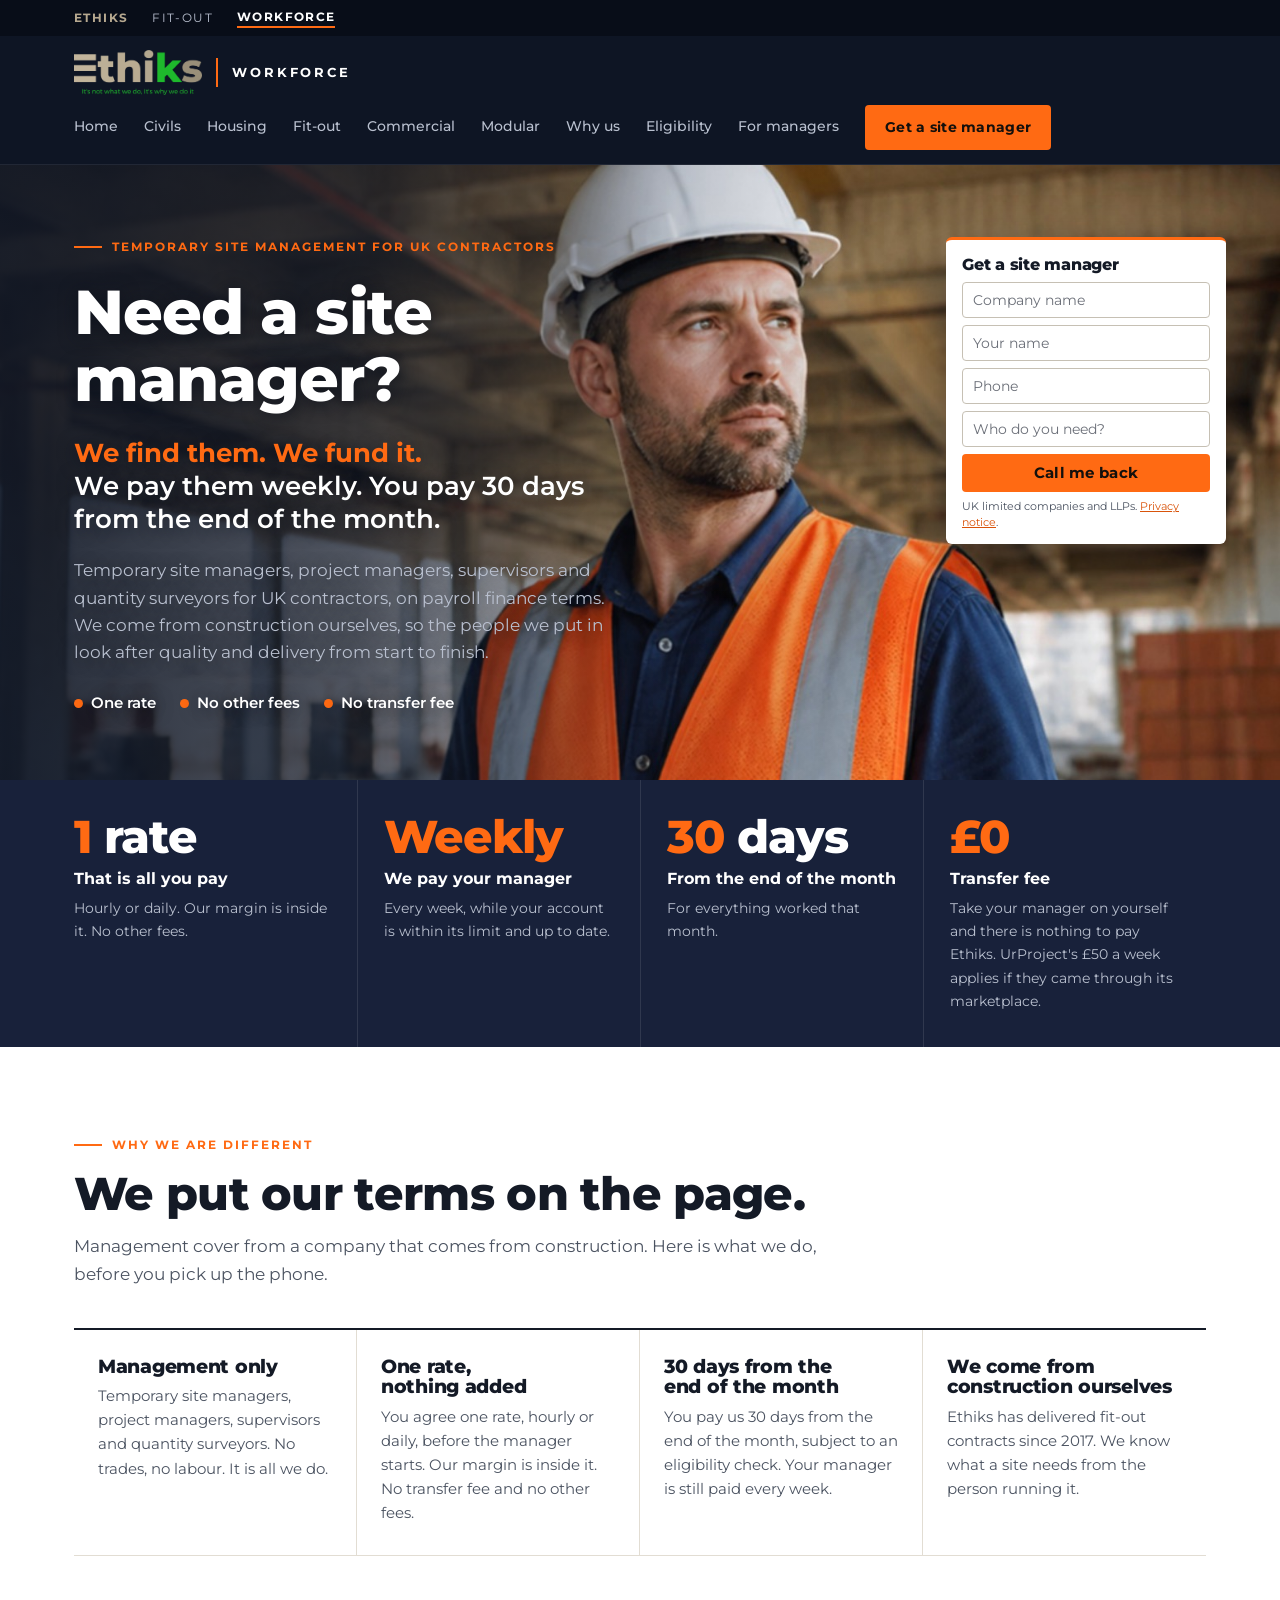
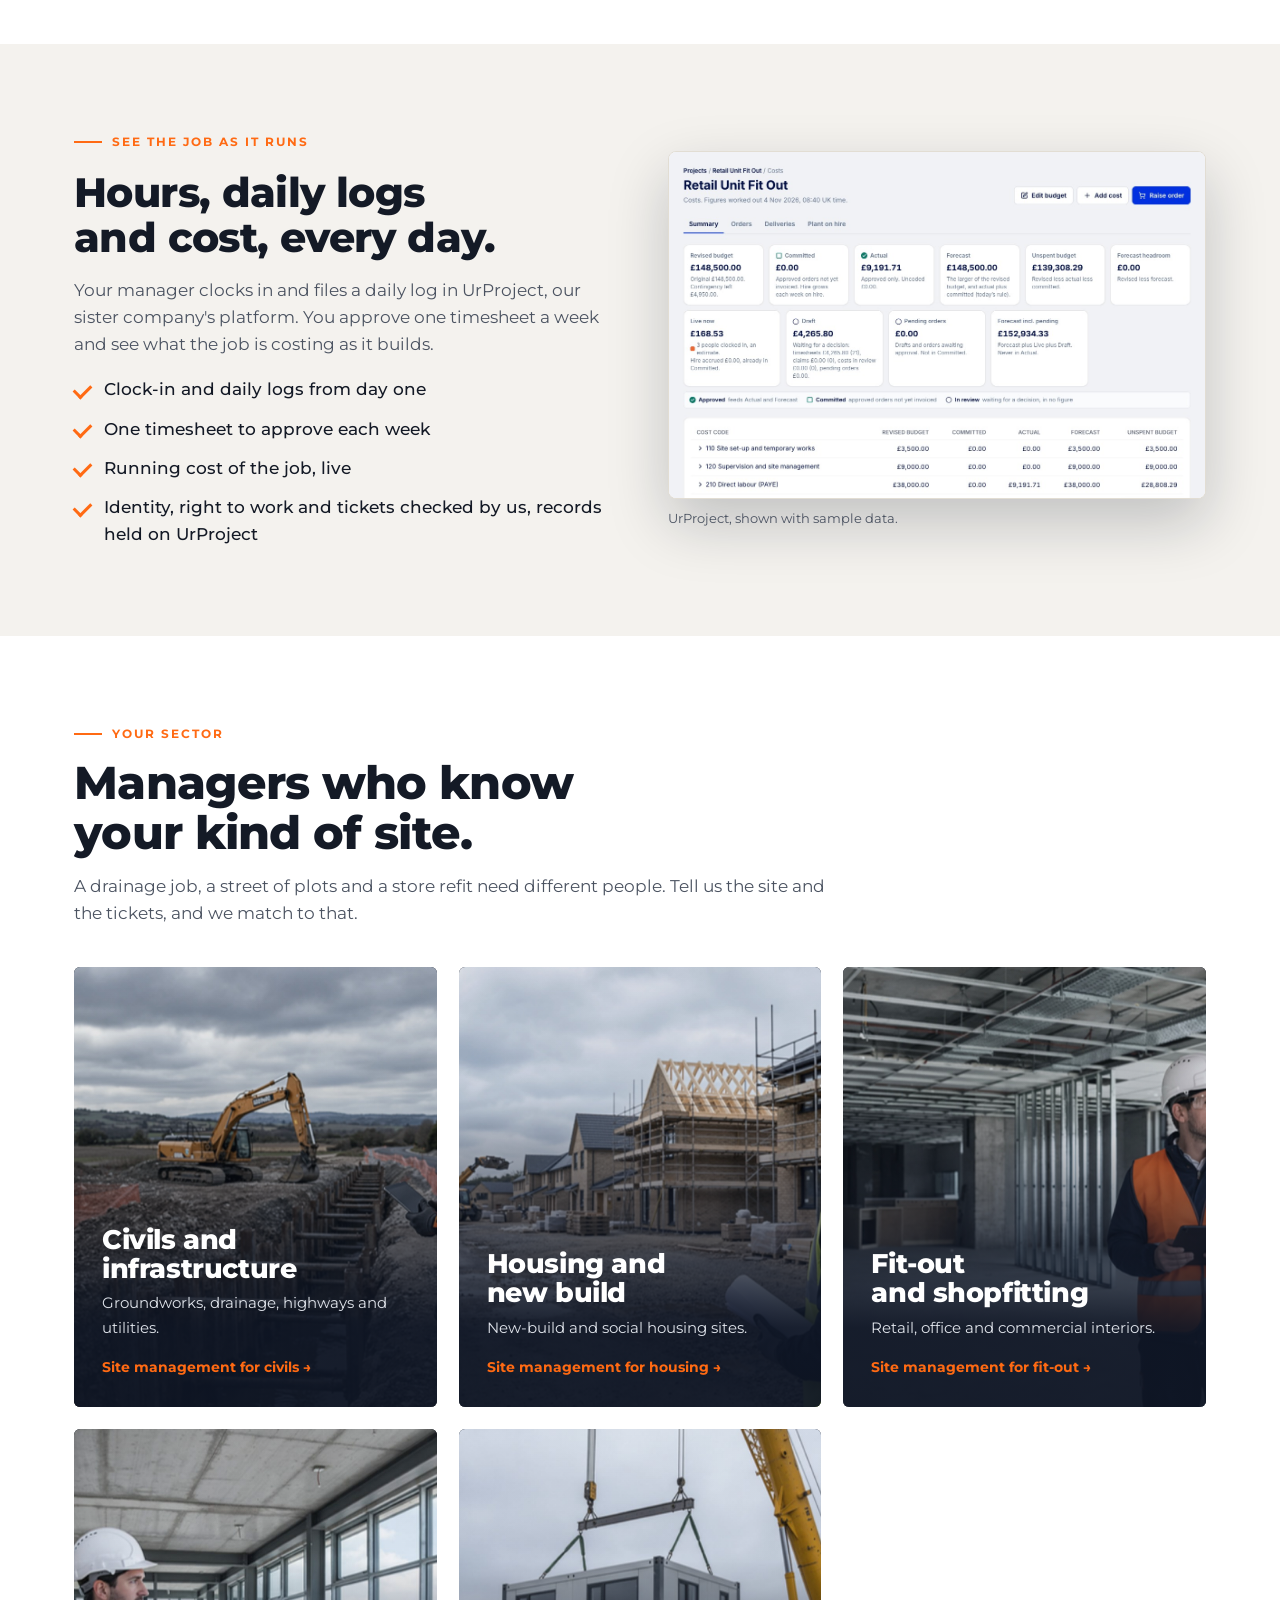
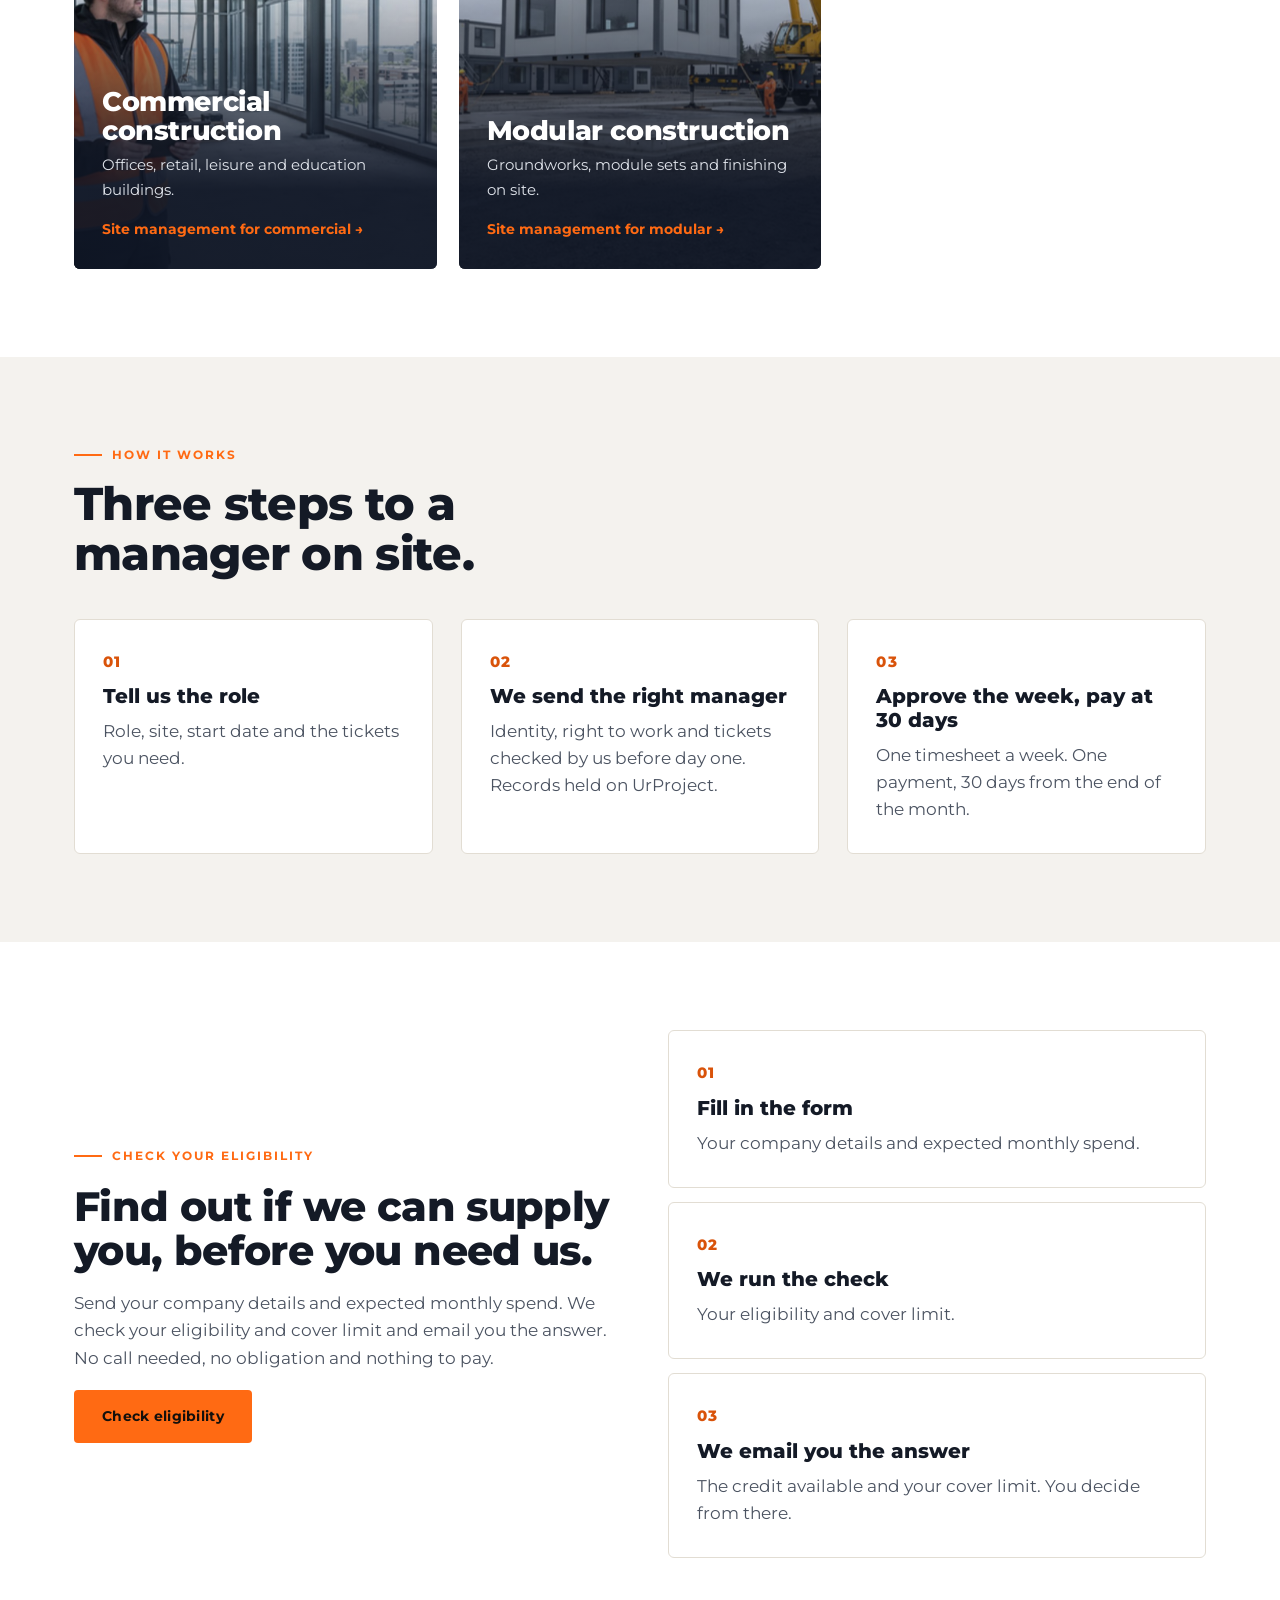
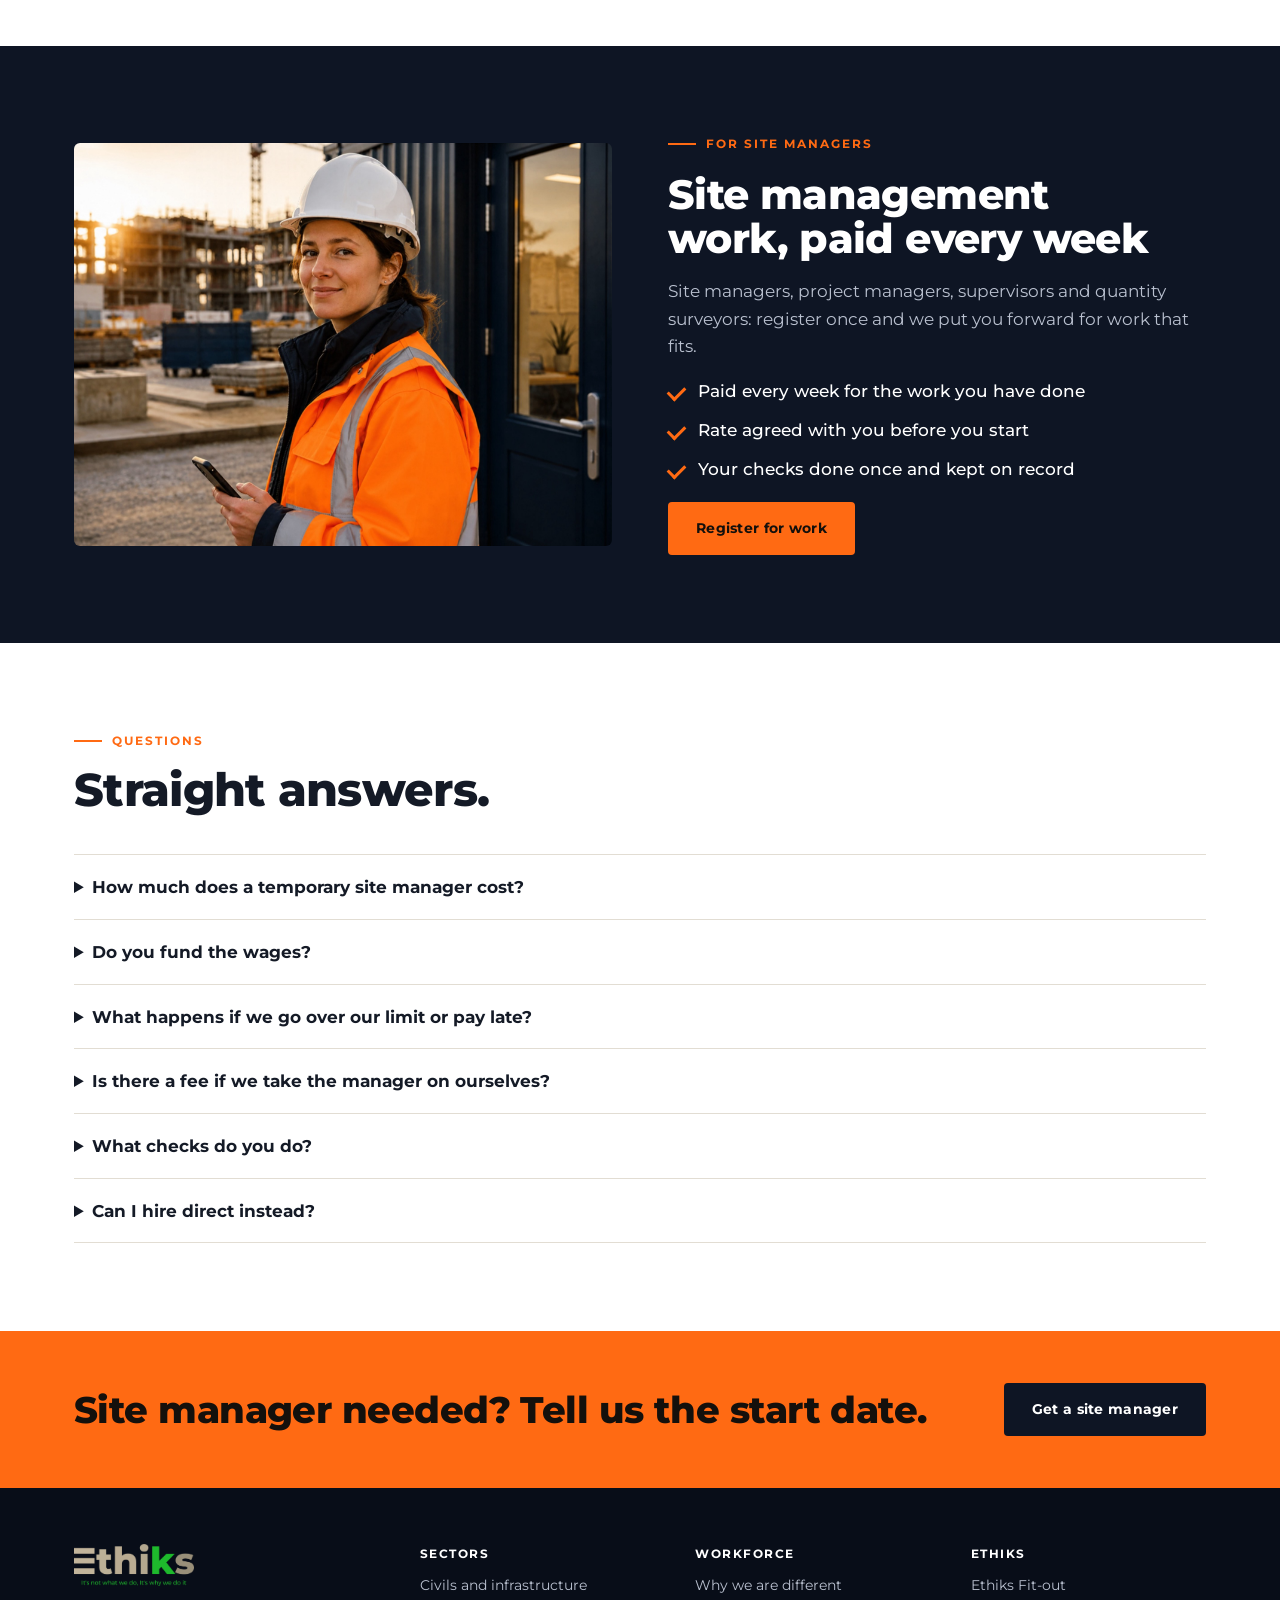
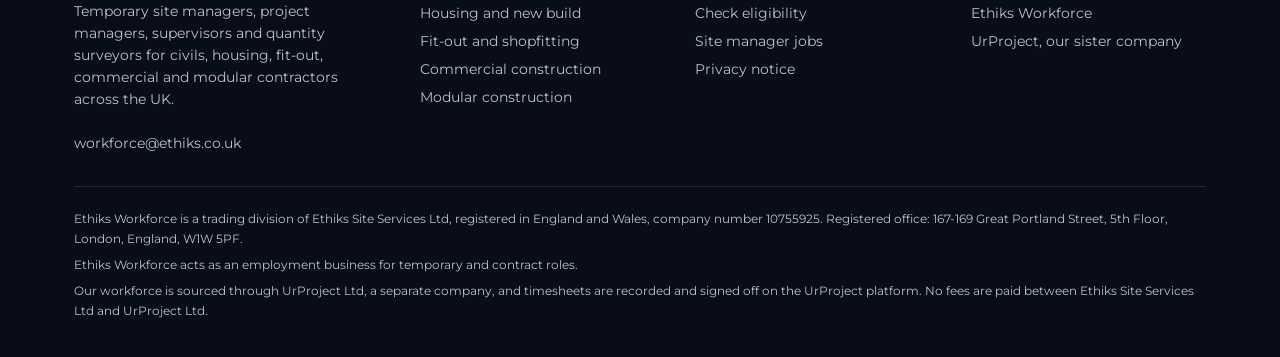
<file: index.html>
<!doctype html>
<html lang="en-GB">
<head>
<meta charset="utf-8">
<meta name="viewport" content="width=device-width, initial-scale=1">
<title>Site Manager Recruitment Agency | Ethiks Workforce</title>
<meta name="description" content="Temporary site managers, project managers, supervisors and quantity surveyors for UK contractors. We pay them weekly. You pay 30 days from the end of the month.">
<link rel="canonical" href="https://www.ethiksworkforce.co.uk/">
<meta property="og:type" content="website">
<meta property="og:site_name" content="Ethiks Workforce">
<meta property="og:title" content="Site Manager Recruitment Agency | Ethiks Workforce">
<meta property="og:description" content="Temporary site managers, project managers, supervisors and quantity surveyors for UK contractors. We pay them weekly. You pay 30 days from the end of the month.">
<meta property="og:url" content="https://www.ethiksworkforce.co.uk/">
<meta property="og:image" content="https://www.ethiksworkforce.co.uk/assets/share.jpg">
<meta property="og:image:width" content="1200">
<meta property="og:image:height" content="630">
<meta name="twitter:card" content="summary_large_image">
<meta name="twitter:image" content="https://www.ethiksworkforce.co.uk/assets/share.jpg">
<link rel="preconnect" href="https://fonts.googleapis.com">
<link rel="preconnect" href="https://fonts.gstatic.com" crossorigin>
<link rel="stylesheet" href="https://fonts.googleapis.com/css2?family=Montserrat:wght@400;500;600;700;800&display=swap">
<link rel="stylesheet" href="/styles.css?v=36">
<link rel="icon" href="/assets/ethiks-logo.png">
<script type="application/ld+json">{"@context": "https://schema.org", "@type": "EmploymentAgency", "name": "Ethiks Workforce", "url": "https://www.ethiksworkforce.co.uk/", "email": "workforce@ethiks.co.uk", "description": "Temporary site managers, project managers, site supervisors and quantity surveyors for civils, housing, fit-out, commercial and modular contractors across the UK.", "areaServed": "GB", "parentOrganization": {"@type": "Organization", "name": "Ethiks Site Services Ltd", "url": "https://www.ethiks.co.uk"}, "address": {"@type": "PostalAddress", "streetAddress": "167-169 Great Portland Street, 5th Floor", "addressLocality": "London", "postalCode": "W1W 5PF", "addressCountry": "GB"}}</script>
<script type="application/ld+json">{"@context": "https://schema.org", "@type": "FAQPage", "mainEntity": [{"@type": "Question", "name": "How much does a temporary site manager cost?", "acceptedAnswer": {"@type": "Answer", "text": "You pay one rate, hourly or daily, agreed before the manager starts. It covers their pay, tax, National Insurance, holiday pay and our service. There are no other fees."}}, {"@type": "Question", "name": "Do you fund the wages?", "acceptedAnswer": {"@type": "Answer", "text": "Yes. We pay your site manager every week. You pay us 30 days from the end of the month, subject to an eligibility check, so the weekly wages do not come out of your cash flow. This runs while your account is within its agreed limit and paid up to date."}}, {"@type": "Question", "name": "What happens if we go over our limit or pay late?", "acceptedAnswer": {"@type": "Answer", "text": "We pause the supply until your account is back within its limit and up to date. We tell you before that happens. Your manager is still paid for the work they have already done."}}, {"@type": "Question", "name": "Is there a fee if we take the manager on ourselves?", "acceptedAnswer": {"@type": "Answer", "text": "No. Ethiks charges no transfer fee. If the manager was your own person and we were funding their pay, there is nothing to pay anyone. If they came through the UrProject marketplace, UrProject's standard charge of \u00a350 a week applies for as long as they work for you, with no margin on their hours. UrProject is our sister company and has its own monthly plan."}}, {"@type": "Question", "name": "What checks do you do?", "acceptedAnswer": {"@type": "Answer", "text": "Identity, right to work in the UK, and the tickets you ask for, such as SMSTS, CSCS and first aid, before the manager starts. We check them, and the records are held on UrProject."}}, {"@type": "Question", "name": "Can I hire direct instead?", "acceptedAnswer": {"@type": "Answer", "text": "Yes. Our sister company UrProject lets you hire and manage site people direct. Ethiks Workforce is for when you want the manager found, paid and invoiced for you."}}]}</script>
</head>
<body>
<a class="skip" href="#main">Skip to content</a>
<div class="group"><div class="in">
  <span class="lead">Ethiks</span>
  <a href="https://www.ethiks.co.uk" target="_blank" rel="noopener">Fit-out</a>
  <a class="here" href="/" aria-current="true">Workforce</a>
</div></div>
<header class="head"><div class="in">
  <a class="brand" href="/" aria-label="Ethiks Workforce home"><img src="/assets/ethiks-logo.png" alt="Ethiks" width="128" height="44"><span>Workforce</span></a>
  <button class="menu" type="button" aria-label="Menu" aria-expanded="false" aria-controls="nav"><span></span></button>
  <nav class="nav" id="nav" aria-label="Main"><a href="/">Home</a><a href="/civils.html">Civils</a><a href="/housing.html">Housing</a><a href="/fit-out.html">Fit-out</a><a href="/commercial.html">Commercial</a><a href="/modular.html">Modular</a><a href="/#different">Why us</a><a href="/eligibility.html">Eligibility</a><a href="/site-manager-jobs.html">For managers</a><a class="btn" href="#request">Get a site manager</a></nav>
</div></header>
<section class="hero home">
  <img class="bg" src="/assets/img/site-manager.jpg" alt="" width="1800" height="1391" fetchpriority="high">
  <div class="in">
    <div class="pitch">
      <span class="eyebrow">Temporary site management for UK contractors</span>
      <h1>Need a site manager?</h1>
      <p class="line"><b>We find them. We fund it.</b><br>We pay them weekly. You pay 30 days from the end of the month.</p>
      <p class="sub">Temporary site managers, project managers, supervisors and quantity surveyors for UK contractors, on payroll finance terms. We come from construction ourselves, so the people we put in look after quality and delivery from start to finish.</p>
      <ul class="ticks"><li>One rate</li><li>No other fees</li><li>No transfer fee</li></ul>
    </div>
    <form class="card mini tiny" id="request" data-form="client" novalidate>
      <h2>Get a site manager</h2>
      
      <input id="c-company" name="company" aria-label="Company name" placeholder="Company name" autocomplete="organization" required>
      <input id="c-name" name="name" aria-label="Your name" placeholder="Your name" autocomplete="name" required>
      <input id="c-phone" name="phone" type="tel" aria-label="Phone" placeholder="Phone" autocomplete="tel" required>
      <input id="c-role" name="role" aria-label="Who do you need" placeholder="Who do you need?">
      <div class="go"><button class="btn" type="submit">Call me back</button></div>
      <p class="small">UK limited companies and LLPs. <a href="/privacy.html">Privacy notice</a>.</p>
      <p class="msg" role="status" hidden></p>
    </form>
  </div>
</section>
<main id="main">
<section class="terms" aria-label="Our terms"><div class="in">
  <div class="t"><span class="big"><em>1</em> rate</span><b>That is all you pay</b><span>Hourly or daily. Our margin is inside it. No other fees.</span></div>
  <div class="t"><span class="big"><em>Weekly</em></span><b>We pay your manager</b><span>Every week, while your account is within its limit and up to date.</span></div>
  <div class="t"><span class="big"><em>30</em> days</span><b>From the end of the month</b><span>For everything worked that month.</span></div>
  <div class="t"><span class="big"><em>£0</em></span><b>Transfer fee</b><span>Take your manager on yourself and there is nothing to pay Ethiks. UrProject's £50 a week applies if they came through its marketplace.</span></div>
</div></section>

<section class="sec" id="different"><div class="in">
  <div class="shead">
    <span class="eyebrow">Why we are different</span>
    <h2>We put our terms on the page.</h2>
    <p>Management cover from a company that comes from construction. Here is what we do, before you pick up the phone.</p>
  </div>
  <div class="roles">
    <div class="role"><h3>Management only</h3><p>Temporary site managers, project managers, supervisors and quantity surveyors. No trades, no labour. It is all we do.</p></div>
    <div class="role"><h3>One rate, nothing added</h3><p>You agree one rate, hourly or daily, before the manager starts. Our margin is inside it. No transfer fee and no other fees.</p></div>
    <div class="role"><h3>30 days from the end of the month</h3><p>You pay us 30 days from the end of the month, subject to an eligibility check. Your manager is still paid every week.</p></div>
    <div class="role"><h3>We come from construction ourselves</h3><p>Ethiks has delivered fit-out contracts since 2017. We know what a site needs from the person running it.</p></div>
  </div>
</div></section>

<section class="sec wash"><div class="in split">
  <div class="copy">
    <span class="eyebrow">See the job as it runs</span>
    <h2>Hours, daily logs and cost, every day.</h2>
    <p>Your manager clocks in and files a daily log in UrProject, our sister company's platform. You approve one timesheet a week and see what the job is costing as it builds.</p>
    <ul class="points"><li>Clock-in and daily logs from day one</li><li>One timesheet to approve each week</li><li>Running cost of the job, live</li><li>Identity, right to work and tickets checked by us, records held on UrProject</li></ul>
  </div>
  <div><div class="shot"><img src="/assets/img/project-costs.jpg" alt="UrProject project costs screen showing budget, committed and actual cost" width="1184" height="765" loading="lazy"></div><p class="cap">UrProject, shown with sample data.</p></div>
</div></section>

<section class="sec"><div class="in">
  <div class="shead">
    <span class="eyebrow">Your sector</span>
    <h2>Managers who know your kind of site.</h2>
    <p>A drainage job, a street of plots and a store refit need different people. Tell us the site and the tickets, and we match to that.</p>
  </div>
  <div class="sectors">
    <a class="sector" href="/civils.html"><img src="/assets/img/civils.jpg" alt="Site manager in full orange PPE beside a drainage trench and excavator" width="2400" height="1350" loading="lazy"><h3>Civils and infrastructure</h3><p>Groundworks, drainage, highways and utilities.</p><span class="go">Site management for civils →</span></a>
    <a class="sector" href="/housing.html"><img src="/assets/img/housing.jpg" alt="Site manager in hi-vis on a street of new-build houses under scaffold" width="2400" height="1350" loading="lazy"><h3>Housing and new build</h3><p>New-build and social housing sites.</p><span class="go">Site management for housing →</span></a>
    <a class="sector" href="/fit-out.html"><img src="/assets/img/fit-out.jpg" alt="Site manager in hi-vis inside a retail fit-out in progress" width="2400" height="1350" loading="lazy"><h3>Fit-out and shopfitting</h3><p>Retail, office and commercial interiors.</p><span class="go">Site management for fit-out →</span></a>
    <a class="sector" href="/commercial.html"><img src="/assets/img/commercial.jpg" alt="Site manager in hi-vis inside a commercial building under construction" width="2000" height="1125" loading="lazy"><h3>Commercial construction</h3><p>Offices, retail, leisure and education buildings.</p><span class="go">Site management for commercial →</span></a>
    <a class="sector" href="/modular.html"><img src="/assets/img/modular.jpg" alt="Site manager watching a crane set a modular unit on its foundations" width="2000" height="1125" loading="lazy"><h3>Modular construction</h3><p>Groundworks, module sets and finishing on site.</p><span class="go">Site management for modular →</span></a>
  </div>
</div></section>

<section class="sec wash" id="how"><div class="in">
  <div class="shead"><span class="eyebrow">How it works</span><h2>Three steps to a manager on site.</h2></div>
  <ol class="steps">
    <li><b>Tell us the role</b><span>Role, site, start date and the tickets you need.</span></li>
    <li><b>We send the right manager</b><span>Identity, right to work and tickets checked by us before day one. Records held on UrProject.</span></li>
    <li><b>Approve the week, pay at 30 days</b><span>One timesheet a week. One payment, 30 days from the end of the month.</span></li>
  </ol>
</div></section>

<section class="sec"><div class="in split">
  <div class="copy">
    <span class="eyebrow">Check your eligibility</span>
    <h2>Find out if we can supply you, before you need us.</h2>
    <p>Send your company details and expected monthly spend. We check your eligibility and cover limit and email you the answer. No call needed, no obligation and nothing to pay.</p>
    <div><a class="btn" href="/eligibility.html">Check eligibility</a></div>
  </div>
  <ol class="steps" style="grid-template-columns:minmax(0,1fr);gap:14px">
    <li><b>Fill in the form</b><span>Your company details and expected monthly spend.</span></li>
    <li><b>We run the check</b><span>Your eligibility and cover limit.</span></li>
    <li><b>We email you the answer</b><span>The credit available and your cover limit. You decide from there.</span></li>
  </ol>
</div></section>

<section class="sec band"><div class="in split">
  <div class="photo"><img src="/assets/img/manager-portrait.jpg" alt="Site manager in hard hat and hi-vis jacket at a site cabin" width="1800" height="1391" loading="lazy"></div>
  <div class="copy">
    <span class="eyebrow">For site managers</span>
    <h2>Site management work, paid every week</h2>
    <p>Site managers, project managers, supervisors and quantity surveyors: register once and we put you forward for work that fits.</p>
    <ul class="points"><li>Paid every week for the work you have done</li><li>Rate agreed with you before you start</li><li>Your checks done once and kept on record</li></ul>
    <div><a class="btn" href="/site-manager-jobs.html">Register for work</a></div>
  </div>
</div></section>

<section class="sec"><div class="in">
  <div class="shead"><span class="eyebrow">Questions</span><h2>Straight answers.</h2></div>
  <div><details><summary>How much does a temporary site manager cost?</summary><p>You pay one rate, hourly or daily, agreed before the manager starts. It covers their pay, tax, National Insurance, holiday pay and our service. There are no other fees.</p></details><details><summary>Do you fund the wages?</summary><p>Yes. We pay your site manager every week. You pay us 30 days from the end of the month, subject to an eligibility check, so the weekly wages do not come out of your cash flow. This runs while your account is within its agreed limit and paid up to date.</p></details><details><summary>What happens if we go over our limit or pay late?</summary><p>We pause the supply until your account is back within its limit and up to date. We tell you before that happens. Your manager is still paid for the work they have already done.</p></details><details><summary>Is there a fee if we take the manager on ourselves?</summary><p>No. Ethiks charges no transfer fee. If the manager was your own person and we were funding their pay, there is nothing to pay anyone. If they came through the UrProject marketplace, UrProject's standard charge of £50 a week applies for as long as they work for you, with no margin on their hours. UrProject is our sister company and has its own monthly plan.</p></details><details><summary>What checks do you do?</summary><p>Identity, right to work in the UK, and the tickets you ask for, such as SMSTS, CSCS and first aid, before the manager starts. We check them, and the records are held on UrProject.</p></details><details><summary>Can I hire direct instead?</summary><p>Yes. Our sister company UrProject lets you hire and manage site people direct. Ethiks Workforce is for when you want the manager found, paid and invoiced for you.</p></details></div>
</div></section>

<section class="cta"><div class="in">
  <h2>Site manager needed? Tell us the start date.</h2>
  <a class="btn dark" href="#request">Get a site manager</a>
</div></section>
</main>
<footer>
  <div class="in">
    <div><img src="/assets/ethiks-logo.png" alt="Ethiks" width="120" height="42">Temporary site managers, project managers, supervisors and quantity surveyors for civils, housing, fit-out, commercial and modular contractors across the UK.<br><br>workforce@ethiks.co.uk</div>
    <div><b>Sectors</b><ul><li><a href="/civils.html">Civils and infrastructure</a></li><li><a href="/housing.html">Housing and new build</a></li><li><a href="/fit-out.html">Fit-out and shopfitting</a></li><li><a href="/commercial.html">Commercial construction</a></li><li><a href="/modular.html">Modular construction</a></li></ul></div>
    <div><b>Workforce</b><ul><li><a href="/#different">Why we are different</a></li><li><a href="/eligibility.html">Check eligibility</a></li><li><a href="/site-manager-jobs.html">Site manager jobs</a></li><li><a href="/privacy.html">Privacy notice</a></li></ul></div>
    <div><b>Ethiks</b><ul><li><a href="https://www.ethiks.co.uk">Ethiks Fit-out</a></li><li><a href="/">Ethiks Workforce</a></li><li><a href="https://www.urproject.co.uk">UrProject, our sister company</a></li></ul></div>
    <div class="legal">
      <span>Ethiks Workforce is a trading division of Ethiks Site Services Ltd, registered in England and Wales, company number 10755925. Registered office: 167-169 Great Portland Street, 5th Floor, London, England, W1W 5PF.</span>
      <span>Ethiks Workforce acts as an employment business for temporary and contract roles.</span>
      <span>Our workforce is sourced through UrProject Ltd, a separate company, and timesheets are recorded and signed off on the UrProject platform. No fees are paid between Ethiks Site Services Ltd and UrProject Ltd.</span>
    </div>
  </div>
</footer>
<script src="/main.js?v=36" defer></script>
<!-- Cloudflare Web Analytics --><script defer src="https://static.cloudflareinsights.com/beacon.min.js" data-cf-beacon='{"token": "68c5232d47f146d890cbed87a04a1ec7"}'></script>
</body>
</html>
</file>
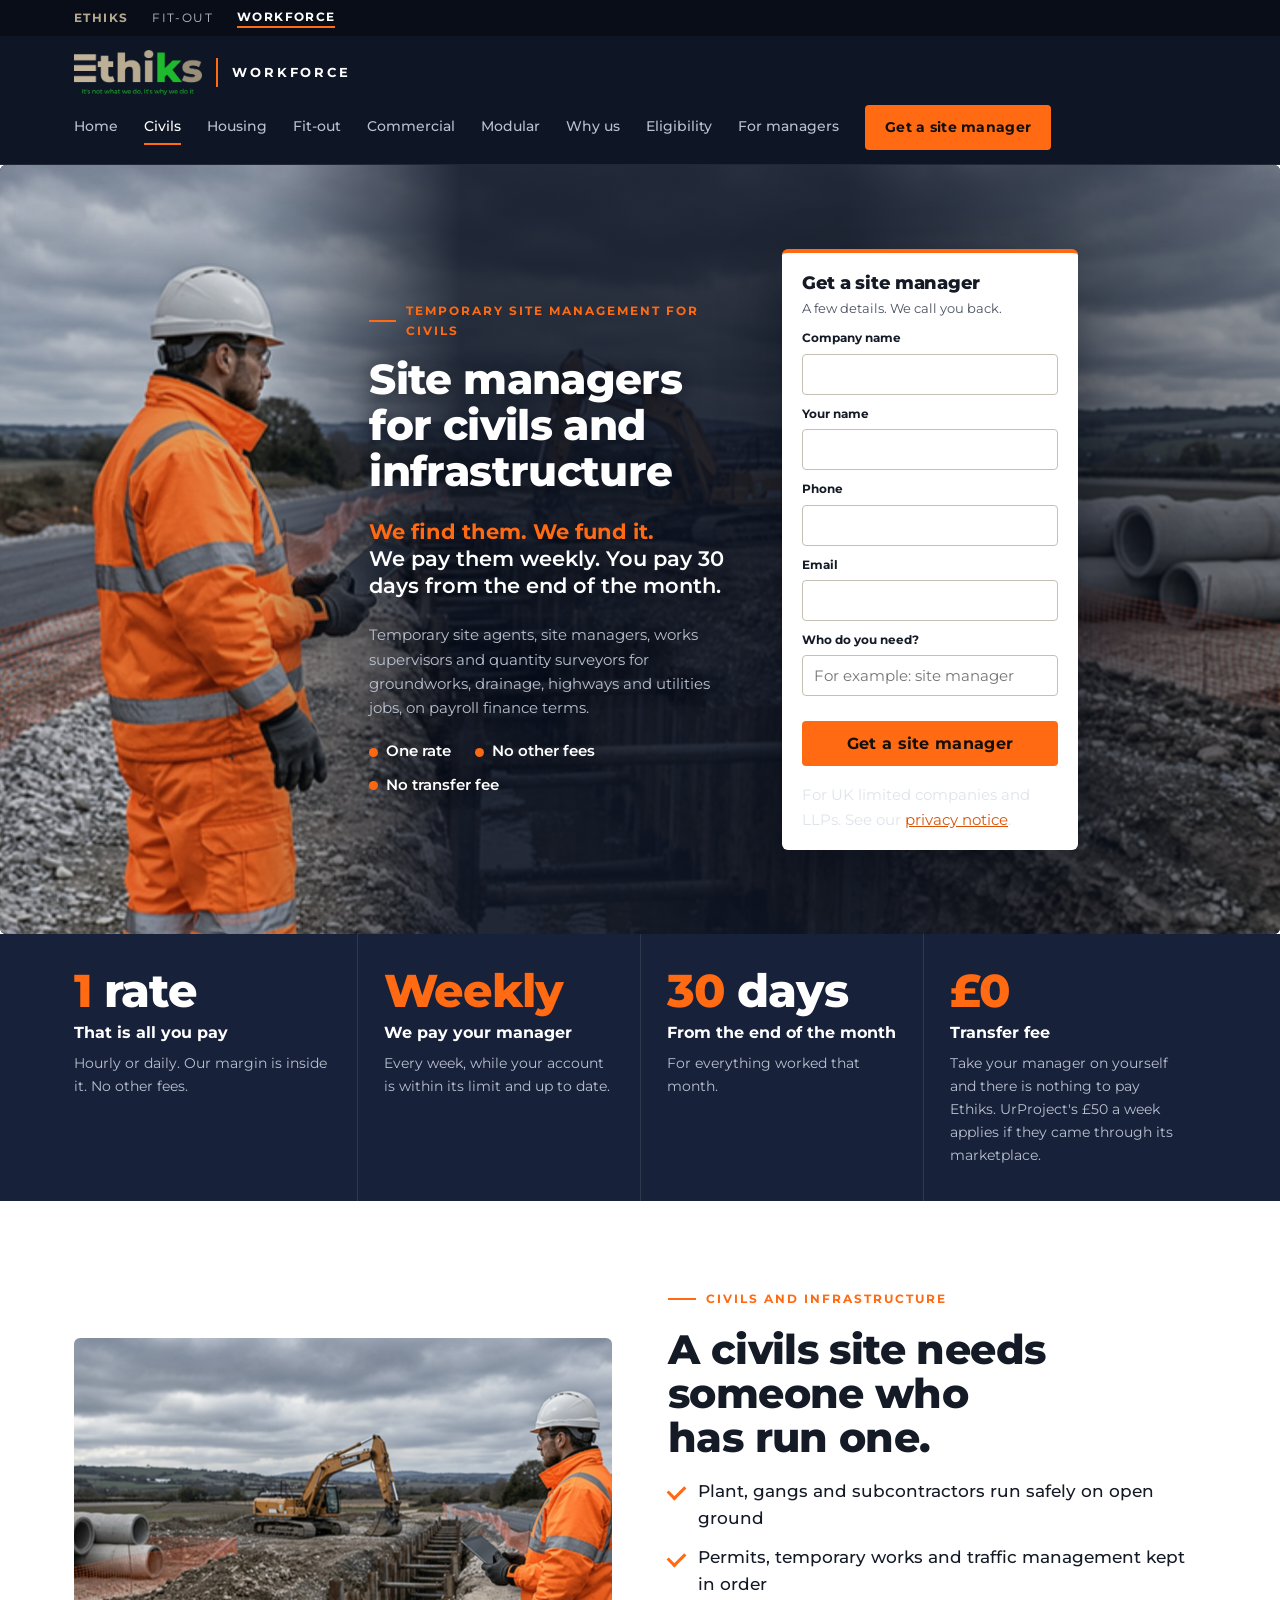
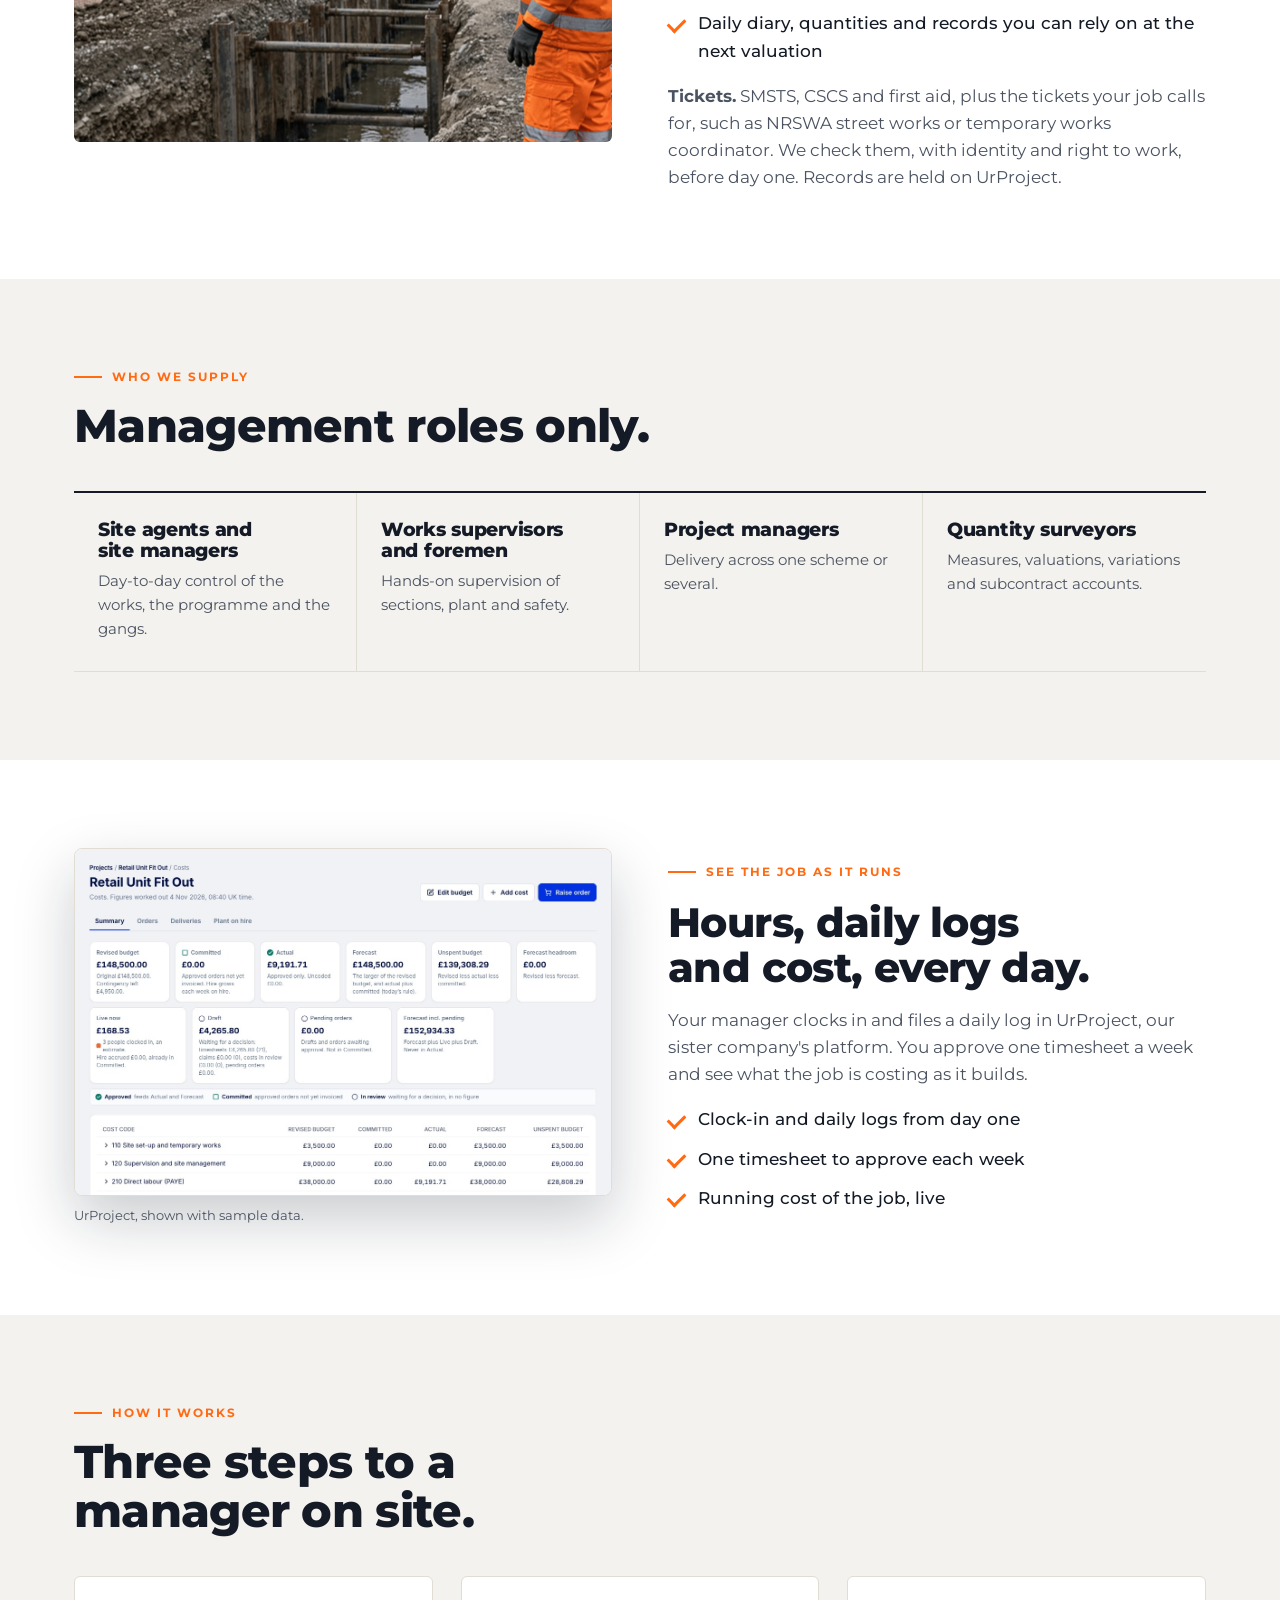
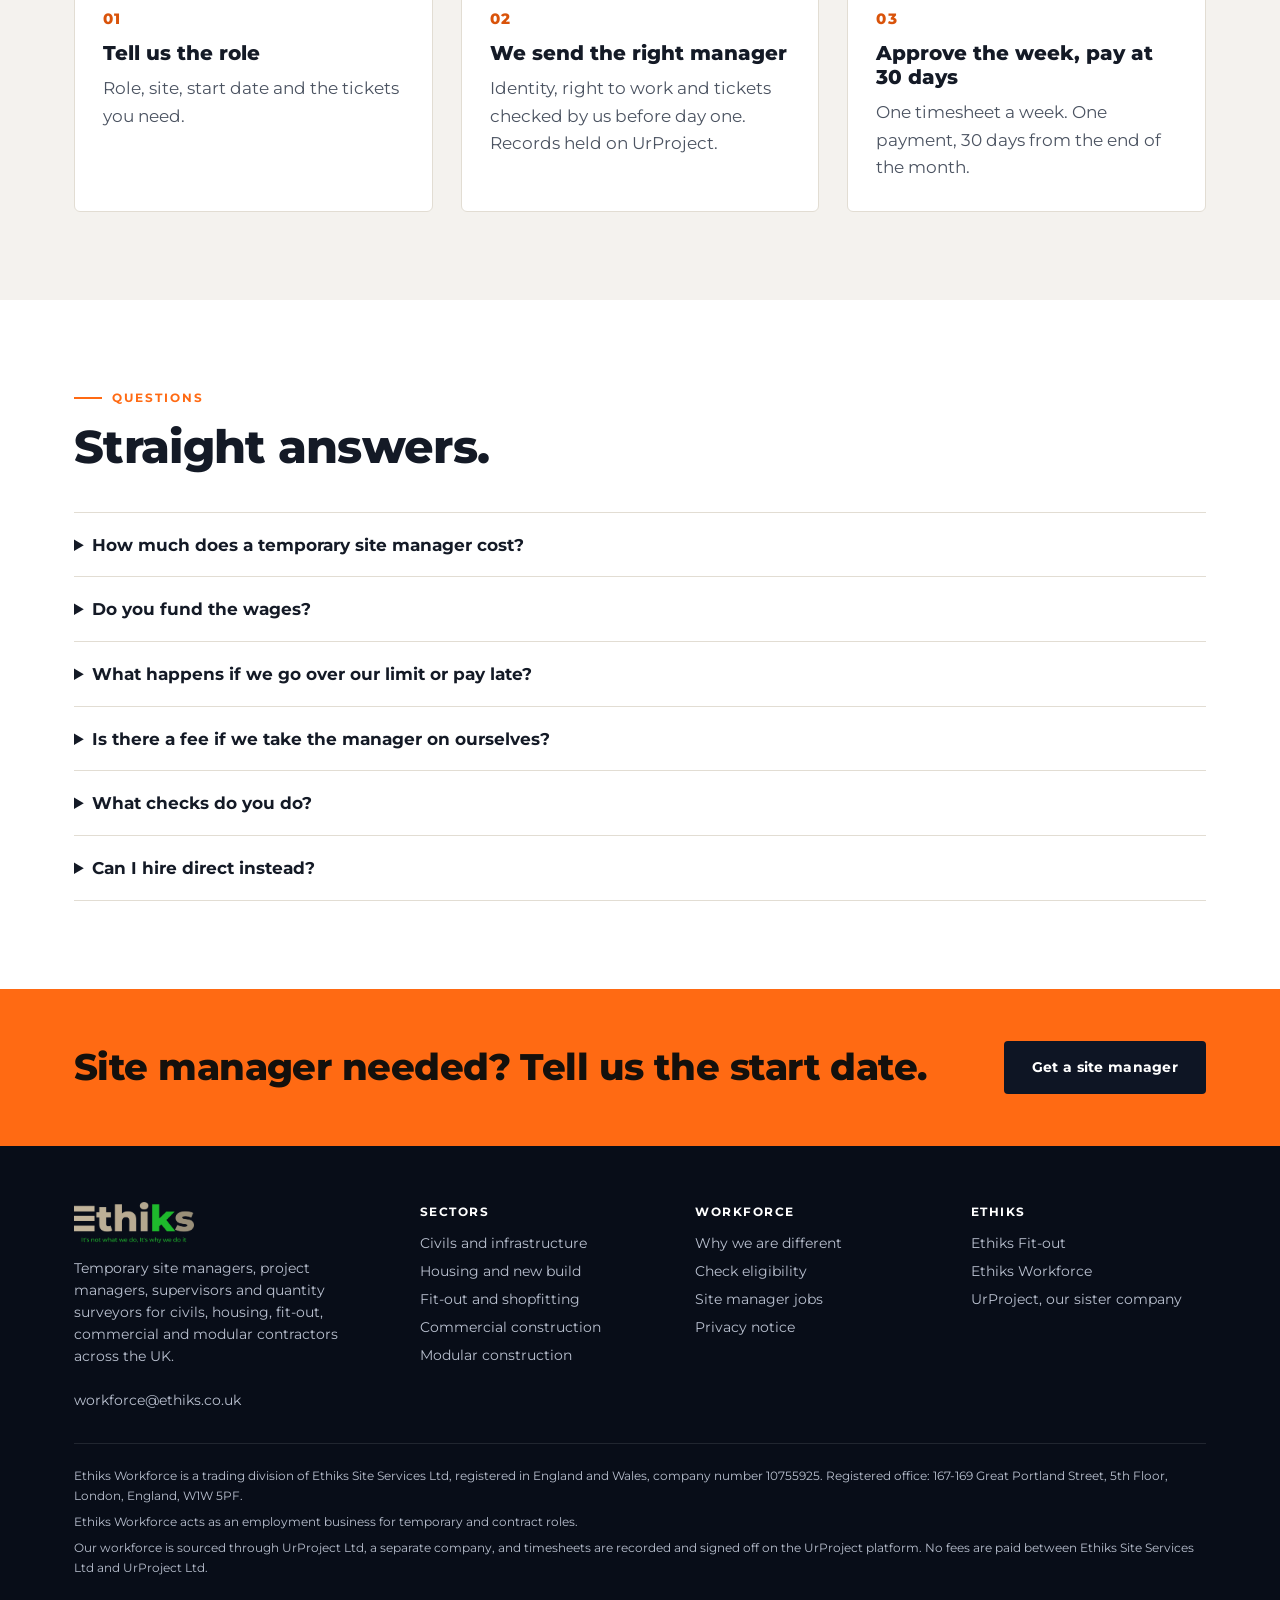
<file: civils.html>
<!doctype html>
<html lang="en-GB">
<head>
<meta charset="utf-8">
<meta name="viewport" content="width=device-width, initial-scale=1">
<title>Civils Site Manager Recruitment | Ethiks Workforce</title>
<meta name="description" content="Temporary site agents, site managers, supervisors and quantity surveyors for groundworks, drainage, highways and utilities. We pay them weekly. You pay 30 days from the end of the month.">
<link rel="canonical" href="https://www.ethiksworkforce.co.uk/civils.html">
<meta property="og:type" content="website">
<meta property="og:site_name" content="Ethiks Workforce">
<meta property="og:title" content="Civils Site Manager Recruitment | Ethiks Workforce">
<meta property="og:description" content="Temporary site agents, site managers, supervisors and quantity surveyors for groundworks, drainage, highways and utilities. We pay them weekly. You pay 30 days from the end of the month.">
<meta property="og:url" content="https://www.ethiksworkforce.co.uk/civils.html">
<meta property="og:image" content="https://www.ethiksworkforce.co.uk/assets/share.jpg">
<meta property="og:image:width" content="1200">
<meta property="og:image:height" content="630">
<meta name="twitter:card" content="summary_large_image">
<meta name="twitter:image" content="https://www.ethiksworkforce.co.uk/assets/share.jpg">
<link rel="preconnect" href="https://fonts.googleapis.com">
<link rel="preconnect" href="https://fonts.gstatic.com" crossorigin>
<link rel="stylesheet" href="https://fonts.googleapis.com/css2?family=Montserrat:wght@400;500;600;700;800&display=swap">
<link rel="stylesheet" href="/styles.css?v=36">
<link rel="icon" href="/assets/ethiks-logo.png">
<script type="application/ld+json">{"@context": "https://schema.org", "@type": "FAQPage", "mainEntity": [{"@type": "Question", "name": "How much does a temporary site manager cost?", "acceptedAnswer": {"@type": "Answer", "text": "You pay one rate, hourly or daily, agreed before the manager starts. It covers their pay, tax, National Insurance, holiday pay and our service. There are no other fees."}}, {"@type": "Question", "name": "Do you fund the wages?", "acceptedAnswer": {"@type": "Answer", "text": "Yes. We pay your site manager every week. You pay us 30 days from the end of the month, subject to an eligibility check, so the weekly wages do not come out of your cash flow. This runs while your account is within its agreed limit and paid up to date."}}, {"@type": "Question", "name": "What happens if we go over our limit or pay late?", "acceptedAnswer": {"@type": "Answer", "text": "We pause the supply until your account is back within its limit and up to date. We tell you before that happens. Your manager is still paid for the work they have already done."}}, {"@type": "Question", "name": "Is there a fee if we take the manager on ourselves?", "acceptedAnswer": {"@type": "Answer", "text": "No. Ethiks charges no transfer fee. If the manager was your own person and we were funding their pay, there is nothing to pay anyone. If they came through the UrProject marketplace, UrProject's standard charge of \u00a350 a week applies for as long as they work for you, with no margin on their hours. UrProject is our sister company and has its own monthly plan."}}, {"@type": "Question", "name": "What checks do you do?", "acceptedAnswer": {"@type": "Answer", "text": "Identity, right to work in the UK, and the tickets you ask for, such as SMSTS, CSCS and first aid, before the manager starts. We check them, and the records are held on UrProject."}}, {"@type": "Question", "name": "Can I hire direct instead?", "acceptedAnswer": {"@type": "Answer", "text": "Yes. Our sister company UrProject lets you hire and manage site people direct. Ethiks Workforce is for when you want the manager found, paid and invoiced for you."}}]}</script>
</head>
<body>
<a class="skip" href="#main">Skip to content</a>
<div class="group"><div class="in">
  <span class="lead">Ethiks</span>
  <a href="https://www.ethiks.co.uk" target="_blank" rel="noopener">Fit-out</a>
  <a class="here" href="/" aria-current="true">Workforce</a>
</div></div>
<header class="head"><div class="in">
  <a class="brand" href="/" aria-label="Ethiks Workforce home"><img src="/assets/ethiks-logo.png" alt="Ethiks" width="128" height="44"><span>Workforce</span></a>
  <button class="menu" type="button" aria-label="Menu" aria-expanded="false" aria-controls="nav"><span></span></button>
  <nav class="nav" id="nav" aria-label="Main"><a href="/">Home</a><a href="/civils.html" aria-current="page">Civils</a><a href="/housing.html">Housing</a><a href="/fit-out.html">Fit-out</a><a href="/commercial.html">Commercial</a><a href="/modular.html">Modular</a><a href="/#different">Why us</a><a href="/eligibility.html">Eligibility</a><a href="/site-manager-jobs.html">For managers</a><a class="btn" href="#request">Get a site manager</a></nav>
</div></header>
<section class="hero sector">
  <img class="bg" src="/assets/img/civils.jpg" alt="" width="2400" height="1350" fetchpriority="high">
  <div class="in">
    <div class="pitch">
      <span class="eyebrow">Temporary site management for civils</span>
      <h1>Site managers for civils and infrastructure</h1>
      <p class="line"><b>We find them. We fund it.</b><br>We pay them weekly. You pay 30 days from the end of the month.</p>
      <p class="sub">Temporary site agents, site managers, works supervisors and quantity surveyors for groundworks, drainage, highways and utilities jobs, on payroll finance terms.</p>
      <ul class="ticks"><li>One rate</li><li>No other fees</li><li>No transfer fee</li></ul>
    </div>
    <form class="card mini" id="request" data-form="client" novalidate>
      <h2>Get a site manager</h2>
      <p class="lede">A few details. We call you back.</p>
      <input type="hidden" name="sector" value="Civils and infrastructure">
      <label>Company name<input id="c-company" name="company" autocomplete="organization" required></label>
      <label>Your name<input id="c-name" name="name" autocomplete="name" required></label>
      <label>Phone<input id="c-phone" name="phone" type="tel" autocomplete="tel" required></label>
      <label>Email<input id="c-email" name="email" type="email" autocomplete="email" required></label>
      <label>Who do you need?<input id="c-role" name="role" placeholder="For example: site manager"></label>
      <div class="go"><button class="btn" type="submit">Get a site manager</button></div>
      <p class="full small">For UK limited companies and LLPs. See our <a href="/privacy.html">privacy notice</a>.</p>
      <p class="full msg" role="status" hidden></p>
    </form>
  </div>
</section>
<main id="main">
<section class="terms" aria-label="Our terms"><div class="in">
  <div class="t"><span class="big"><em>1</em> rate</span><b>That is all you pay</b><span>Hourly or daily. Our margin is inside it. No other fees.</span></div>
  <div class="t"><span class="big"><em>Weekly</em></span><b>We pay your manager</b><span>Every week, while your account is within its limit and up to date.</span></div>
  <div class="t"><span class="big"><em>30</em> days</span><b>From the end of the month</b><span>For everything worked that month.</span></div>
  <div class="t"><span class="big"><em>£0</em></span><b>Transfer fee</b><span>Take your manager on yourself and there is nothing to pay Ethiks. UrProject's £50 a week applies if they came through its marketplace.</span></div>
</div></section>

<section class="sec"><div class="in split">
  <div class="photo"><img src="/assets/img/civils.jpg" alt="Site manager in full orange PPE beside a drainage trench and excavator" width="2400" height="1350" loading="lazy"></div>
  <div class="copy">
    <span class="eyebrow">Civils and infrastructure</span>
    <h2>A civils site needs someone who has run one.</h2>
    
    <ul class="points"><li>Plant, gangs and subcontractors run safely on open ground</li><li>Permits, temporary works and traffic management kept in order</li><li>Daily diary, quantities and records you can rely on at the next valuation</li></ul>
    <p><b>Tickets.</b> SMSTS, CSCS and first aid, plus the tickets your job calls for, such as NRSWA street works or temporary works coordinator. We check them, with identity and right to work, before day one. Records are held on UrProject.</p>
  </div>
</div></section>

<section class="sec wash"><div class="in">
  <div class="shead"><span class="eyebrow">Who we supply</span><h2>Management roles only.</h2></div>
  <div class="roles"><div class="role"><h3>Site agents and site managers</h3><p>Day-to-day control of the works, the programme and the gangs.</p></div><div class="role"><h3>Works supervisors and foremen</h3><p>Hands-on supervision of sections, plant and safety.</p></div><div class="role"><h3>Project managers</h3><p>Delivery across one scheme or several.</p></div><div class="role"><h3>Quantity surveyors</h3><p>Measures, valuations, variations and subcontract accounts.</p></div></div>
</div></section>

<section class="sec"><div class="in split rev">
  <div class="copy">
    <span class="eyebrow">See the job as it runs</span>
    <h2>Hours, daily logs and cost, every day.</h2>
    <p>Your manager clocks in and files a daily log in UrProject, our sister company's platform. You approve one timesheet a week and see what the job is costing as it builds.</p>
    <ul class="points"><li>Clock-in and daily logs from day one</li><li>One timesheet to approve each week</li><li>Running cost of the job, live</li></ul>
  </div>
  <div><div class="shot"><img src="/assets/img/project-costs.jpg" alt="UrProject project costs screen showing budget, committed and actual cost" width="1184" height="765" loading="lazy"></div><p class="cap">UrProject, shown with sample data.</p></div>
</div></section>

<section class="sec wash" id="how"><div class="in">
  <div class="shead"><span class="eyebrow">How it works</span><h2>Three steps to a manager on site.</h2></div>
  <ol class="steps">
    <li><b>Tell us the role</b><span>Role, site, start date and the tickets you need.</span></li>
    <li><b>We send the right manager</b><span>Identity, right to work and tickets checked by us before day one. Records held on UrProject.</span></li>
    <li><b>Approve the week, pay at 30 days</b><span>One timesheet a week. One payment, 30 days from the end of the month.</span></li>
  </ol>
</div></section>

<section class="sec"><div class="in">
  <div class="shead"><span class="eyebrow">Questions</span><h2>Straight answers.</h2></div>
  <div><details><summary>How much does a temporary site manager cost?</summary><p>You pay one rate, hourly or daily, agreed before the manager starts. It covers their pay, tax, National Insurance, holiday pay and our service. There are no other fees.</p></details><details><summary>Do you fund the wages?</summary><p>Yes. We pay your site manager every week. You pay us 30 days from the end of the month, subject to an eligibility check, so the weekly wages do not come out of your cash flow. This runs while your account is within its agreed limit and paid up to date.</p></details><details><summary>What happens if we go over our limit or pay late?</summary><p>We pause the supply until your account is back within its limit and up to date. We tell you before that happens. Your manager is still paid for the work they have already done.</p></details><details><summary>Is there a fee if we take the manager on ourselves?</summary><p>No. Ethiks charges no transfer fee. If the manager was your own person and we were funding their pay, there is nothing to pay anyone. If they came through the UrProject marketplace, UrProject's standard charge of £50 a week applies for as long as they work for you, with no margin on their hours. UrProject is our sister company and has its own monthly plan.</p></details><details><summary>What checks do you do?</summary><p>Identity, right to work in the UK, and the tickets you ask for, such as SMSTS, CSCS and first aid, before the manager starts. We check them, and the records are held on UrProject.</p></details><details><summary>Can I hire direct instead?</summary><p>Yes. Our sister company UrProject lets you hire and manage site people direct. Ethiks Workforce is for when you want the manager found, paid and invoiced for you.</p></details></div>
</div></section>

<section class="cta"><div class="in">
  <h2>Site manager needed? Tell us the start date.</h2>
  <a class="btn dark" href="#request">Get a site manager</a>
</div></section>
</main>
<footer>
  <div class="in">
    <div><img src="/assets/ethiks-logo.png" alt="Ethiks" width="120" height="42">Temporary site managers, project managers, supervisors and quantity surveyors for civils, housing, fit-out, commercial and modular contractors across the UK.<br><br>workforce@ethiks.co.uk</div>
    <div><b>Sectors</b><ul><li><a href="/civils.html">Civils and infrastructure</a></li><li><a href="/housing.html">Housing and new build</a></li><li><a href="/fit-out.html">Fit-out and shopfitting</a></li><li><a href="/commercial.html">Commercial construction</a></li><li><a href="/modular.html">Modular construction</a></li></ul></div>
    <div><b>Workforce</b><ul><li><a href="/#different">Why we are different</a></li><li><a href="/eligibility.html">Check eligibility</a></li><li><a href="/site-manager-jobs.html">Site manager jobs</a></li><li><a href="/privacy.html">Privacy notice</a></li></ul></div>
    <div><b>Ethiks</b><ul><li><a href="https://www.ethiks.co.uk">Ethiks Fit-out</a></li><li><a href="/">Ethiks Workforce</a></li><li><a href="https://www.urproject.co.uk">UrProject, our sister company</a></li></ul></div>
    <div class="legal">
      <span>Ethiks Workforce is a trading division of Ethiks Site Services Ltd, registered in England and Wales, company number 10755925. Registered office: 167-169 Great Portland Street, 5th Floor, London, England, W1W 5PF.</span>
      <span>Ethiks Workforce acts as an employment business for temporary and contract roles.</span>
      <span>Our workforce is sourced through UrProject Ltd, a separate company, and timesheets are recorded and signed off on the UrProject platform. No fees are paid between Ethiks Site Services Ltd and UrProject Ltd.</span>
    </div>
  </div>
</footer>
<script src="/main.js?v=36" defer></script>
<!-- Cloudflare Web Analytics --><script defer src="https://static.cloudflareinsights.com/beacon.min.js" data-cf-beacon='{"token": "68c5232d47f146d890cbed87a04a1ec7"}'></script>
</body>
</html>
</file>
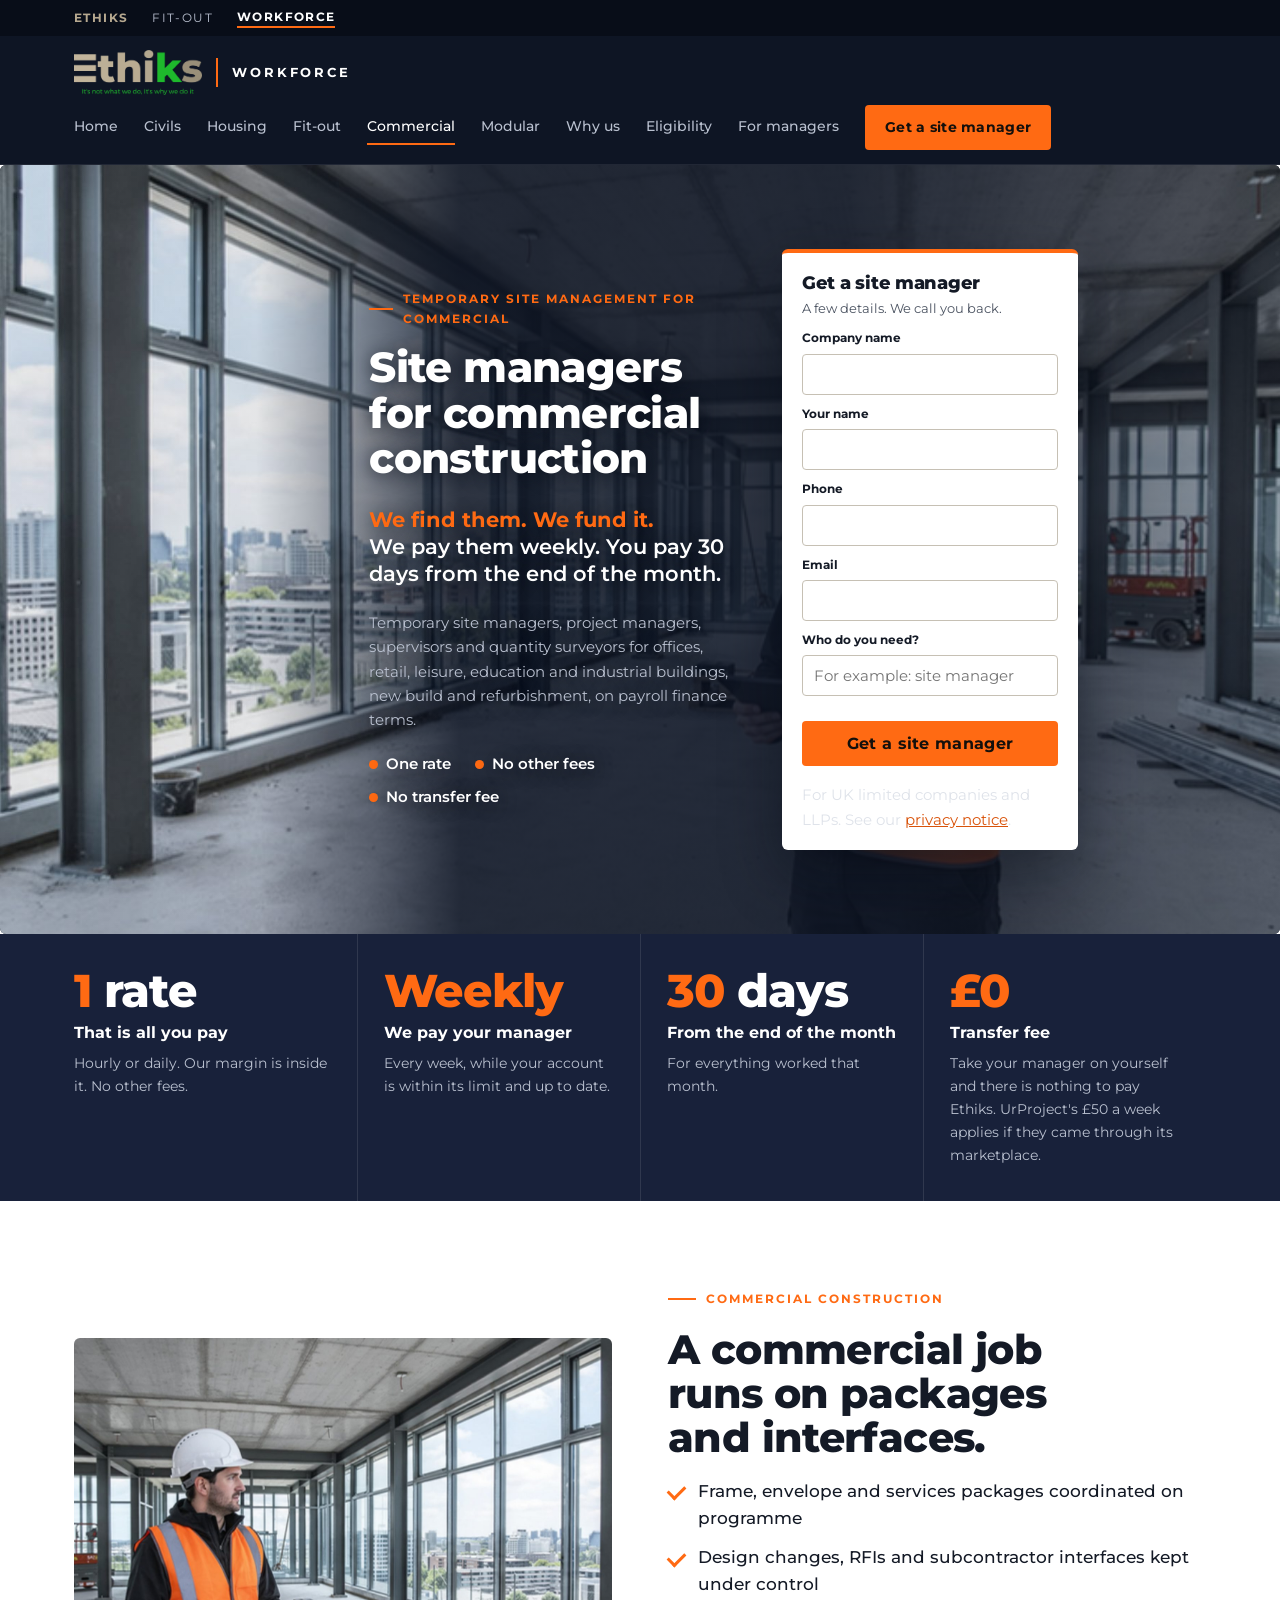
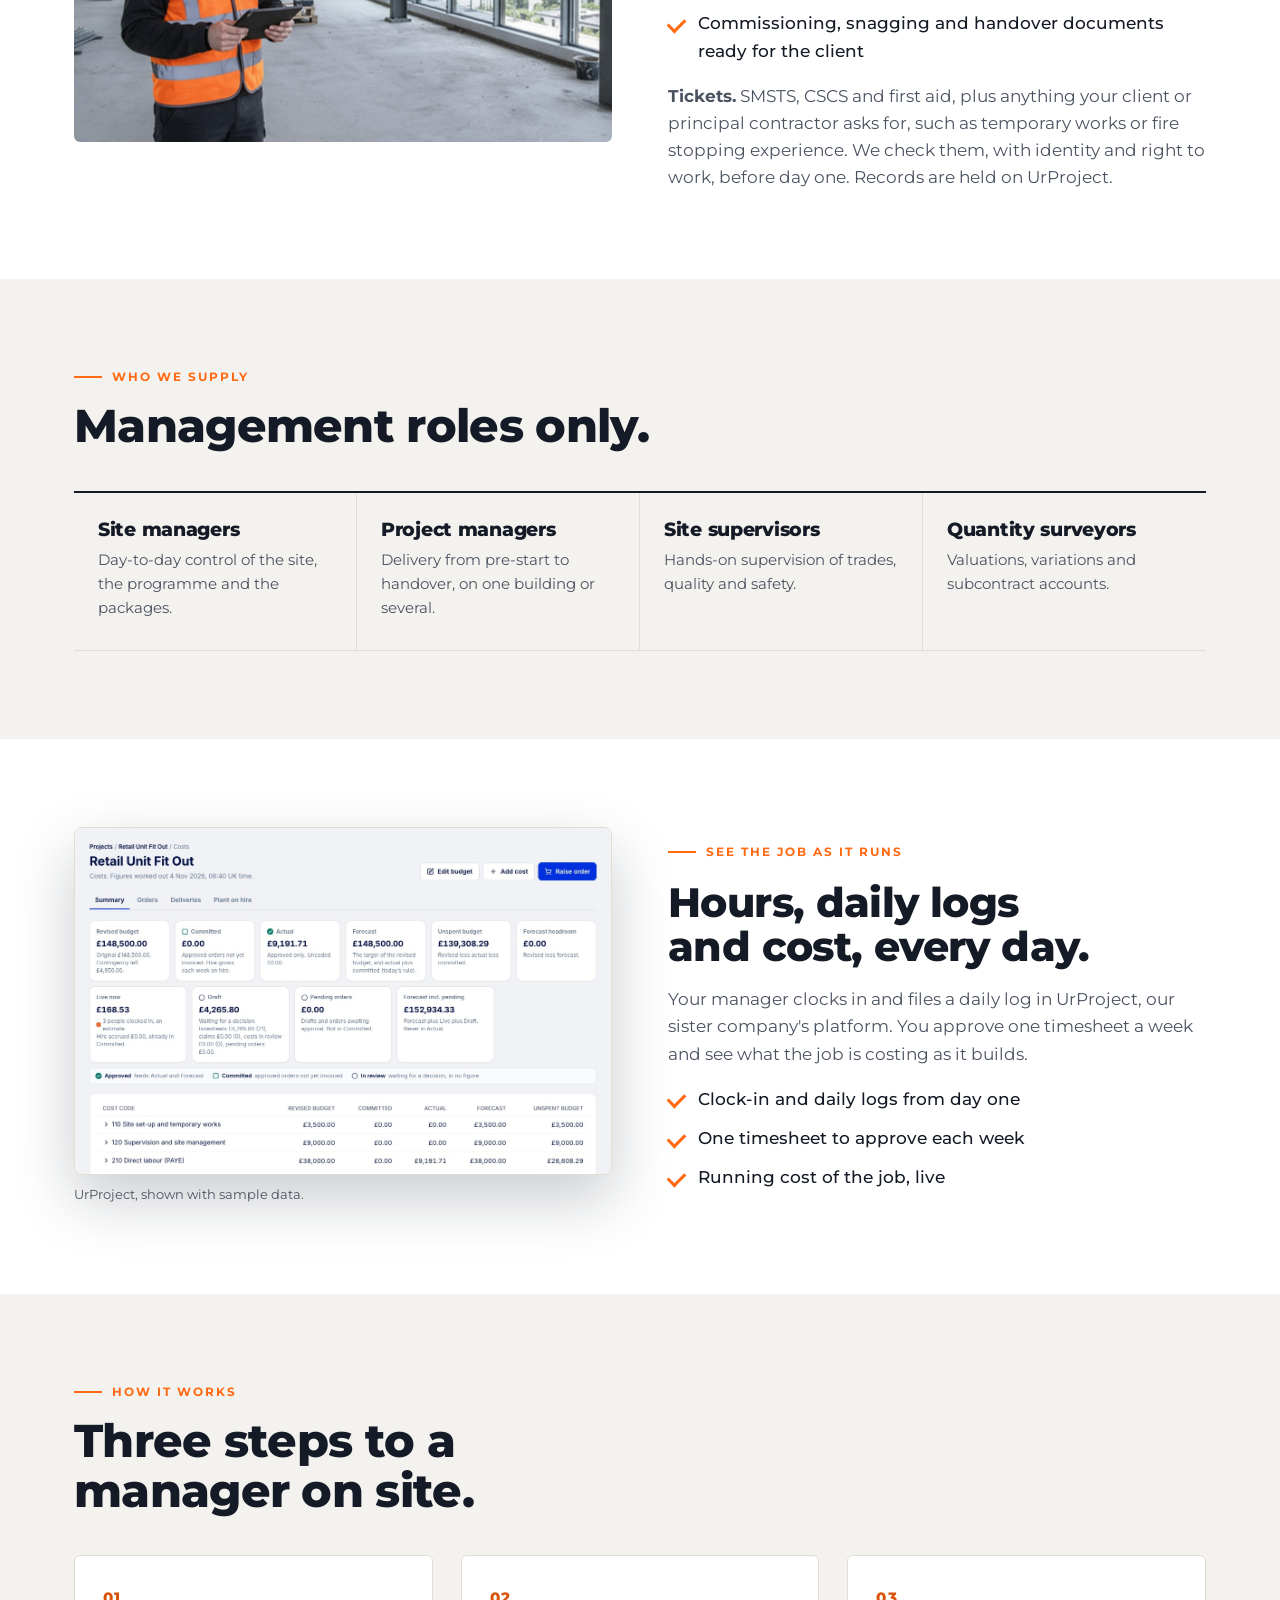
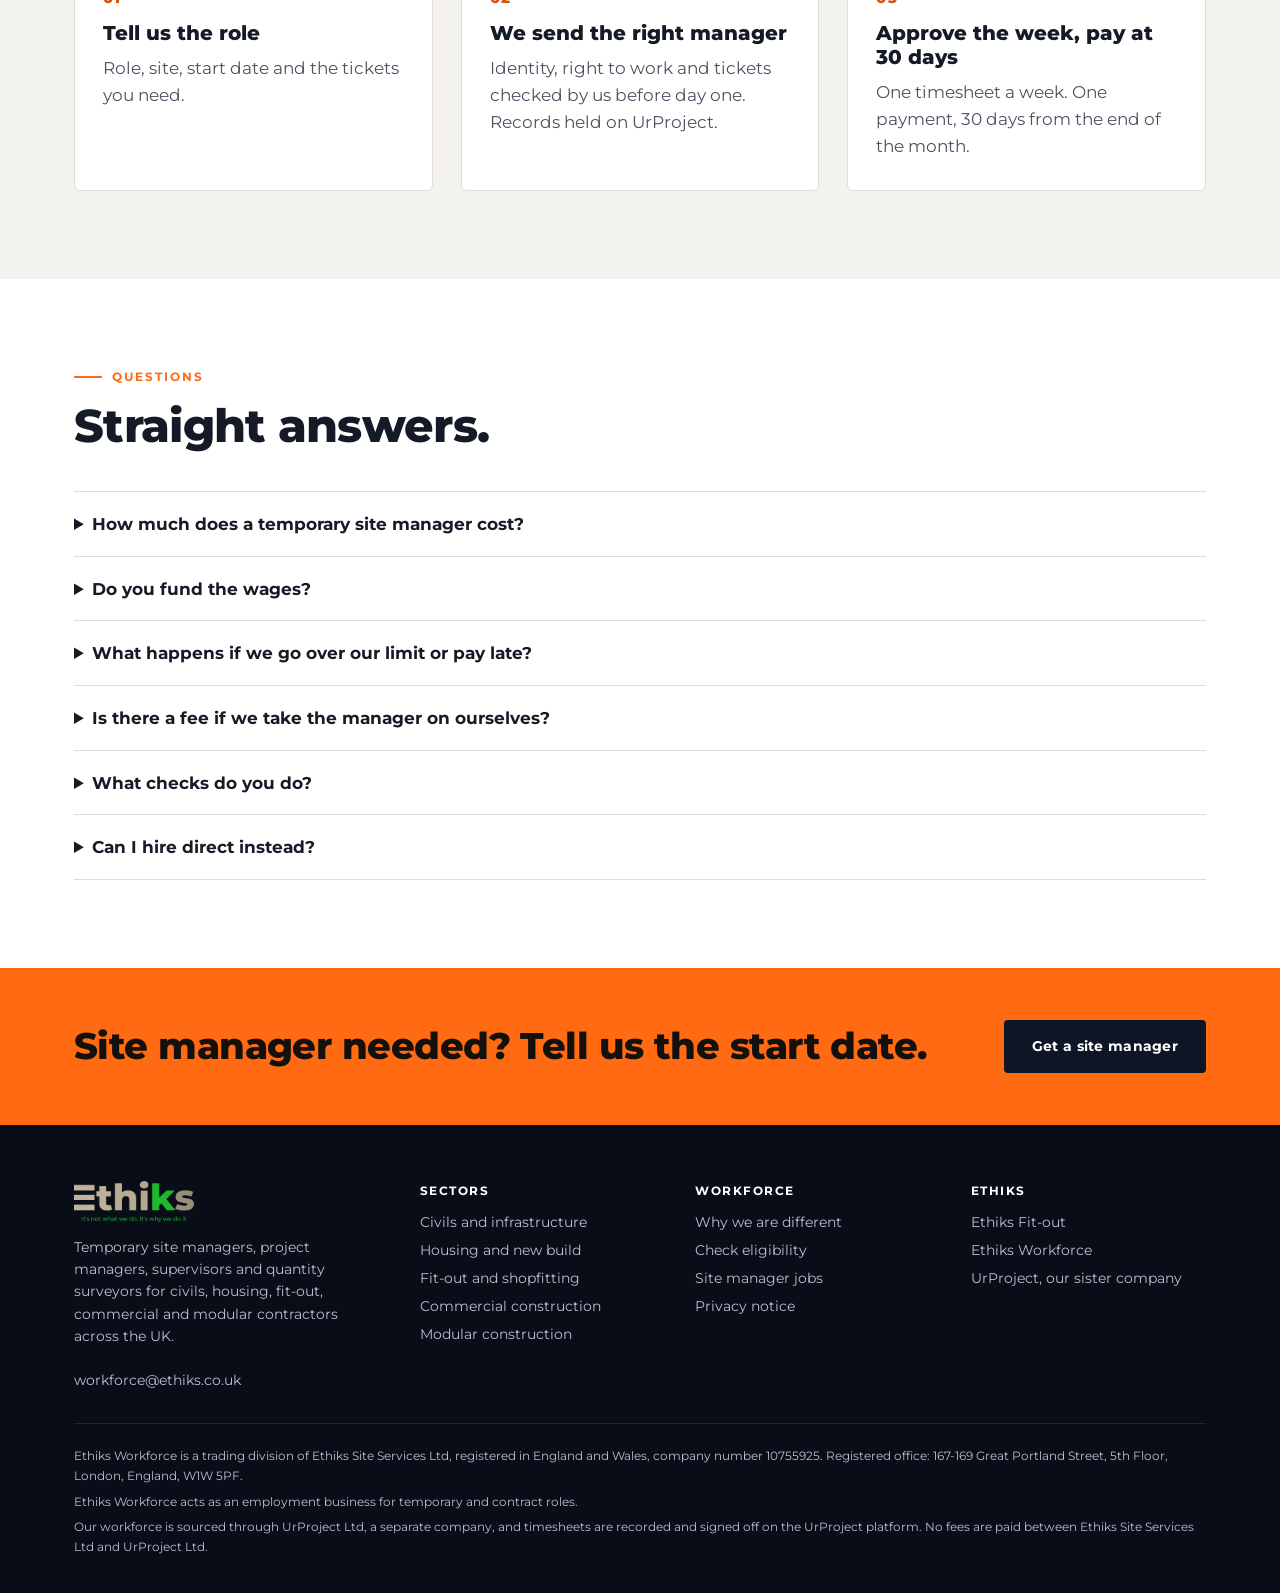
<file: commercial.html>
<!doctype html>
<html lang="en-GB">
<head>
<meta charset="utf-8">
<meta name="viewport" content="width=device-width, initial-scale=1">
<title>Commercial Site Manager Recruitment | Ethiks Workforce</title>
<meta name="description" content="Temporary site managers, project managers, supervisors and quantity surveyors for commercial new build and refurbishment. We pay them weekly. You pay 30 days from the end of the month.">
<link rel="canonical" href="https://www.ethiksworkforce.co.uk/commercial.html">
<meta property="og:type" content="website">
<meta property="og:site_name" content="Ethiks Workforce">
<meta property="og:title" content="Commercial Site Manager Recruitment | Ethiks Workforce">
<meta property="og:description" content="Temporary site managers, project managers, supervisors and quantity surveyors for commercial new build and refurbishment. We pay them weekly. You pay 30 days from the end of the month.">
<meta property="og:url" content="https://www.ethiksworkforce.co.uk/commercial.html">
<meta property="og:image" content="https://www.ethiksworkforce.co.uk/assets/share.jpg">
<meta property="og:image:width" content="1200">
<meta property="og:image:height" content="630">
<meta name="twitter:card" content="summary_large_image">
<meta name="twitter:image" content="https://www.ethiksworkforce.co.uk/assets/share.jpg">
<link rel="preconnect" href="https://fonts.googleapis.com">
<link rel="preconnect" href="https://fonts.gstatic.com" crossorigin>
<link rel="stylesheet" href="https://fonts.googleapis.com/css2?family=Montserrat:wght@400;500;600;700;800&display=swap">
<link rel="stylesheet" href="/styles.css?v=36">
<link rel="icon" href="/assets/ethiks-logo.png">
<script type="application/ld+json">{"@context": "https://schema.org", "@type": "FAQPage", "mainEntity": [{"@type": "Question", "name": "How much does a temporary site manager cost?", "acceptedAnswer": {"@type": "Answer", "text": "You pay one rate, hourly or daily, agreed before the manager starts. It covers their pay, tax, National Insurance, holiday pay and our service. There are no other fees."}}, {"@type": "Question", "name": "Do you fund the wages?", "acceptedAnswer": {"@type": "Answer", "text": "Yes. We pay your site manager every week. You pay us 30 days from the end of the month, subject to an eligibility check, so the weekly wages do not come out of your cash flow. This runs while your account is within its agreed limit and paid up to date."}}, {"@type": "Question", "name": "What happens if we go over our limit or pay late?", "acceptedAnswer": {"@type": "Answer", "text": "We pause the supply until your account is back within its limit and up to date. We tell you before that happens. Your manager is still paid for the work they have already done."}}, {"@type": "Question", "name": "Is there a fee if we take the manager on ourselves?", "acceptedAnswer": {"@type": "Answer", "text": "No. Ethiks charges no transfer fee. If the manager was your own person and we were funding their pay, there is nothing to pay anyone. If they came through the UrProject marketplace, UrProject's standard charge of \u00a350 a week applies for as long as they work for you, with no margin on their hours. UrProject is our sister company and has its own monthly plan."}}, {"@type": "Question", "name": "What checks do you do?", "acceptedAnswer": {"@type": "Answer", "text": "Identity, right to work in the UK, and the tickets you ask for, such as SMSTS, CSCS and first aid, before the manager starts. We check them, and the records are held on UrProject."}}, {"@type": "Question", "name": "Can I hire direct instead?", "acceptedAnswer": {"@type": "Answer", "text": "Yes. Our sister company UrProject lets you hire and manage site people direct. Ethiks Workforce is for when you want the manager found, paid and invoiced for you."}}]}</script>
</head>
<body>
<a class="skip" href="#main">Skip to content</a>
<div class="group"><div class="in">
  <span class="lead">Ethiks</span>
  <a href="https://www.ethiks.co.uk" target="_blank" rel="noopener">Fit-out</a>
  <a class="here" href="/" aria-current="true">Workforce</a>
</div></div>
<header class="head"><div class="in">
  <a class="brand" href="/" aria-label="Ethiks Workforce home"><img src="/assets/ethiks-logo.png" alt="Ethiks" width="128" height="44"><span>Workforce</span></a>
  <button class="menu" type="button" aria-label="Menu" aria-expanded="false" aria-controls="nav"><span></span></button>
  <nav class="nav" id="nav" aria-label="Main"><a href="/">Home</a><a href="/civils.html">Civils</a><a href="/housing.html">Housing</a><a href="/fit-out.html">Fit-out</a><a href="/commercial.html" aria-current="page">Commercial</a><a href="/modular.html">Modular</a><a href="/#different">Why us</a><a href="/eligibility.html">Eligibility</a><a href="/site-manager-jobs.html">For managers</a><a class="btn" href="#request">Get a site manager</a></nav>
</div></header>
<section class="hero sector">
  <img class="bg" src="/assets/img/commercial.jpg" alt="" width="2400" height="1350" fetchpriority="high">
  <div class="in">
    <div class="pitch">
      <span class="eyebrow">Temporary site management for commercial</span>
      <h1>Site managers for commercial construction</h1>
      <p class="line"><b>We find them. We fund it.</b><br>We pay them weekly. You pay 30 days from the end of the month.</p>
      <p class="sub">Temporary site managers, project managers, supervisors and quantity surveyors for offices, retail, leisure, education and industrial buildings, new build and refurbishment, on payroll finance terms.</p>
      <ul class="ticks"><li>One rate</li><li>No other fees</li><li>No transfer fee</li></ul>
    </div>
    <form class="card mini" id="request" data-form="client" novalidate>
      <h2>Get a site manager</h2>
      <p class="lede">A few details. We call you back.</p>
      <input type="hidden" name="sector" value="Commercial construction">
      <label>Company name<input id="c-company" name="company" autocomplete="organization" required></label>
      <label>Your name<input id="c-name" name="name" autocomplete="name" required></label>
      <label>Phone<input id="c-phone" name="phone" type="tel" autocomplete="tel" required></label>
      <label>Email<input id="c-email" name="email" type="email" autocomplete="email" required></label>
      <label>Who do you need?<input id="c-role" name="role" placeholder="For example: site manager"></label>
      <div class="go"><button class="btn" type="submit">Get a site manager</button></div>
      <p class="full small">For UK limited companies and LLPs. See our <a href="/privacy.html">privacy notice</a>.</p>
      <p class="full msg" role="status" hidden></p>
    </form>
  </div>
</section>
<main id="main">
<section class="terms" aria-label="Our terms"><div class="in">
  <div class="t"><span class="big"><em>1</em> rate</span><b>That is all you pay</b><span>Hourly or daily. Our margin is inside it. No other fees.</span></div>
  <div class="t"><span class="big"><em>Weekly</em></span><b>We pay your manager</b><span>Every week, while your account is within its limit and up to date.</span></div>
  <div class="t"><span class="big"><em>30</em> days</span><b>From the end of the month</b><span>For everything worked that month.</span></div>
  <div class="t"><span class="big"><em>£0</em></span><b>Transfer fee</b><span>Take your manager on yourself and there is nothing to pay Ethiks. UrProject's £50 a week applies if they came through its marketplace.</span></div>
</div></section>

<section class="sec"><div class="in split">
  <div class="photo"><img src="/assets/img/commercial.jpg" alt="Site manager in hi-vis inside a commercial building under construction" width="2400" height="1350" loading="lazy"></div>
  <div class="copy">
    <span class="eyebrow">Commercial construction</span>
    <h2>A commercial job runs on packages and interfaces.</h2>
    
    <ul class="points"><li>Frame, envelope and services packages coordinated on programme</li><li>Design changes, RFIs and subcontractor interfaces kept under control</li><li>Commissioning, snagging and handover documents ready for the client</li></ul>
    <p><b>Tickets.</b> SMSTS, CSCS and first aid, plus anything your client or principal contractor asks for, such as temporary works or fire stopping experience. We check them, with identity and right to work, before day one. Records are held on UrProject.</p>
  </div>
</div></section>

<section class="sec wash"><div class="in">
  <div class="shead"><span class="eyebrow">Who we supply</span><h2>Management roles only.</h2></div>
  <div class="roles"><div class="role"><h3>Site managers</h3><p>Day-to-day control of the site, the programme and the packages.</p></div><div class="role"><h3>Project managers</h3><p>Delivery from pre-start to handover, on one building or several.</p></div><div class="role"><h3>Site supervisors</h3><p>Hands-on supervision of trades, quality and safety.</p></div><div class="role"><h3>Quantity surveyors</h3><p>Valuations, variations and subcontract accounts.</p></div></div>
</div></section>

<section class="sec"><div class="in split rev">
  <div class="copy">
    <span class="eyebrow">See the job as it runs</span>
    <h2>Hours, daily logs and cost, every day.</h2>
    <p>Your manager clocks in and files a daily log in UrProject, our sister company's platform. You approve one timesheet a week and see what the job is costing as it builds.</p>
    <ul class="points"><li>Clock-in and daily logs from day one</li><li>One timesheet to approve each week</li><li>Running cost of the job, live</li></ul>
  </div>
  <div><div class="shot"><img src="/assets/img/project-costs.jpg" alt="UrProject project costs screen showing budget, committed and actual cost" width="1184" height="765" loading="lazy"></div><p class="cap">UrProject, shown with sample data.</p></div>
</div></section>

<section class="sec wash" id="how"><div class="in">
  <div class="shead"><span class="eyebrow">How it works</span><h2>Three steps to a manager on site.</h2></div>
  <ol class="steps">
    <li><b>Tell us the role</b><span>Role, site, start date and the tickets you need.</span></li>
    <li><b>We send the right manager</b><span>Identity, right to work and tickets checked by us before day one. Records held on UrProject.</span></li>
    <li><b>Approve the week, pay at 30 days</b><span>One timesheet a week. One payment, 30 days from the end of the month.</span></li>
  </ol>
</div></section>

<section class="sec"><div class="in">
  <div class="shead"><span class="eyebrow">Questions</span><h2>Straight answers.</h2></div>
  <div><details><summary>How much does a temporary site manager cost?</summary><p>You pay one rate, hourly or daily, agreed before the manager starts. It covers their pay, tax, National Insurance, holiday pay and our service. There are no other fees.</p></details><details><summary>Do you fund the wages?</summary><p>Yes. We pay your site manager every week. You pay us 30 days from the end of the month, subject to an eligibility check, so the weekly wages do not come out of your cash flow. This runs while your account is within its agreed limit and paid up to date.</p></details><details><summary>What happens if we go over our limit or pay late?</summary><p>We pause the supply until your account is back within its limit and up to date. We tell you before that happens. Your manager is still paid for the work they have already done.</p></details><details><summary>Is there a fee if we take the manager on ourselves?</summary><p>No. Ethiks charges no transfer fee. If the manager was your own person and we were funding their pay, there is nothing to pay anyone. If they came through the UrProject marketplace, UrProject's standard charge of £50 a week applies for as long as they work for you, with no margin on their hours. UrProject is our sister company and has its own monthly plan.</p></details><details><summary>What checks do you do?</summary><p>Identity, right to work in the UK, and the tickets you ask for, such as SMSTS, CSCS and first aid, before the manager starts. We check them, and the records are held on UrProject.</p></details><details><summary>Can I hire direct instead?</summary><p>Yes. Our sister company UrProject lets you hire and manage site people direct. Ethiks Workforce is for when you want the manager found, paid and invoiced for you.</p></details></div>
</div></section>

<section class="cta"><div class="in">
  <h2>Site manager needed? Tell us the start date.</h2>
  <a class="btn dark" href="#request">Get a site manager</a>
</div></section>
</main>
<footer>
  <div class="in">
    <div><img src="/assets/ethiks-logo.png" alt="Ethiks" width="120" height="42">Temporary site managers, project managers, supervisors and quantity surveyors for civils, housing, fit-out, commercial and modular contractors across the UK.<br><br>workforce@ethiks.co.uk</div>
    <div><b>Sectors</b><ul><li><a href="/civils.html">Civils and infrastructure</a></li><li><a href="/housing.html">Housing and new build</a></li><li><a href="/fit-out.html">Fit-out and shopfitting</a></li><li><a href="/commercial.html">Commercial construction</a></li><li><a href="/modular.html">Modular construction</a></li></ul></div>
    <div><b>Workforce</b><ul><li><a href="/#different">Why we are different</a></li><li><a href="/eligibility.html">Check eligibility</a></li><li><a href="/site-manager-jobs.html">Site manager jobs</a></li><li><a href="/privacy.html">Privacy notice</a></li></ul></div>
    <div><b>Ethiks</b><ul><li><a href="https://www.ethiks.co.uk">Ethiks Fit-out</a></li><li><a href="/">Ethiks Workforce</a></li><li><a href="https://www.urproject.co.uk">UrProject, our sister company</a></li></ul></div>
    <div class="legal">
      <span>Ethiks Workforce is a trading division of Ethiks Site Services Ltd, registered in England and Wales, company number 10755925. Registered office: 167-169 Great Portland Street, 5th Floor, London, England, W1W 5PF.</span>
      <span>Ethiks Workforce acts as an employment business for temporary and contract roles.</span>
      <span>Our workforce is sourced through UrProject Ltd, a separate company, and timesheets are recorded and signed off on the UrProject platform. No fees are paid between Ethiks Site Services Ltd and UrProject Ltd.</span>
    </div>
  </div>
</footer>
<script src="/main.js?v=36" defer></script>
<!-- Cloudflare Web Analytics --><script defer src="https://static.cloudflareinsights.com/beacon.min.js" data-cf-beacon='{"token": "68c5232d47f146d890cbed87a04a1ec7"}'></script>
</body>
</html>
</file>
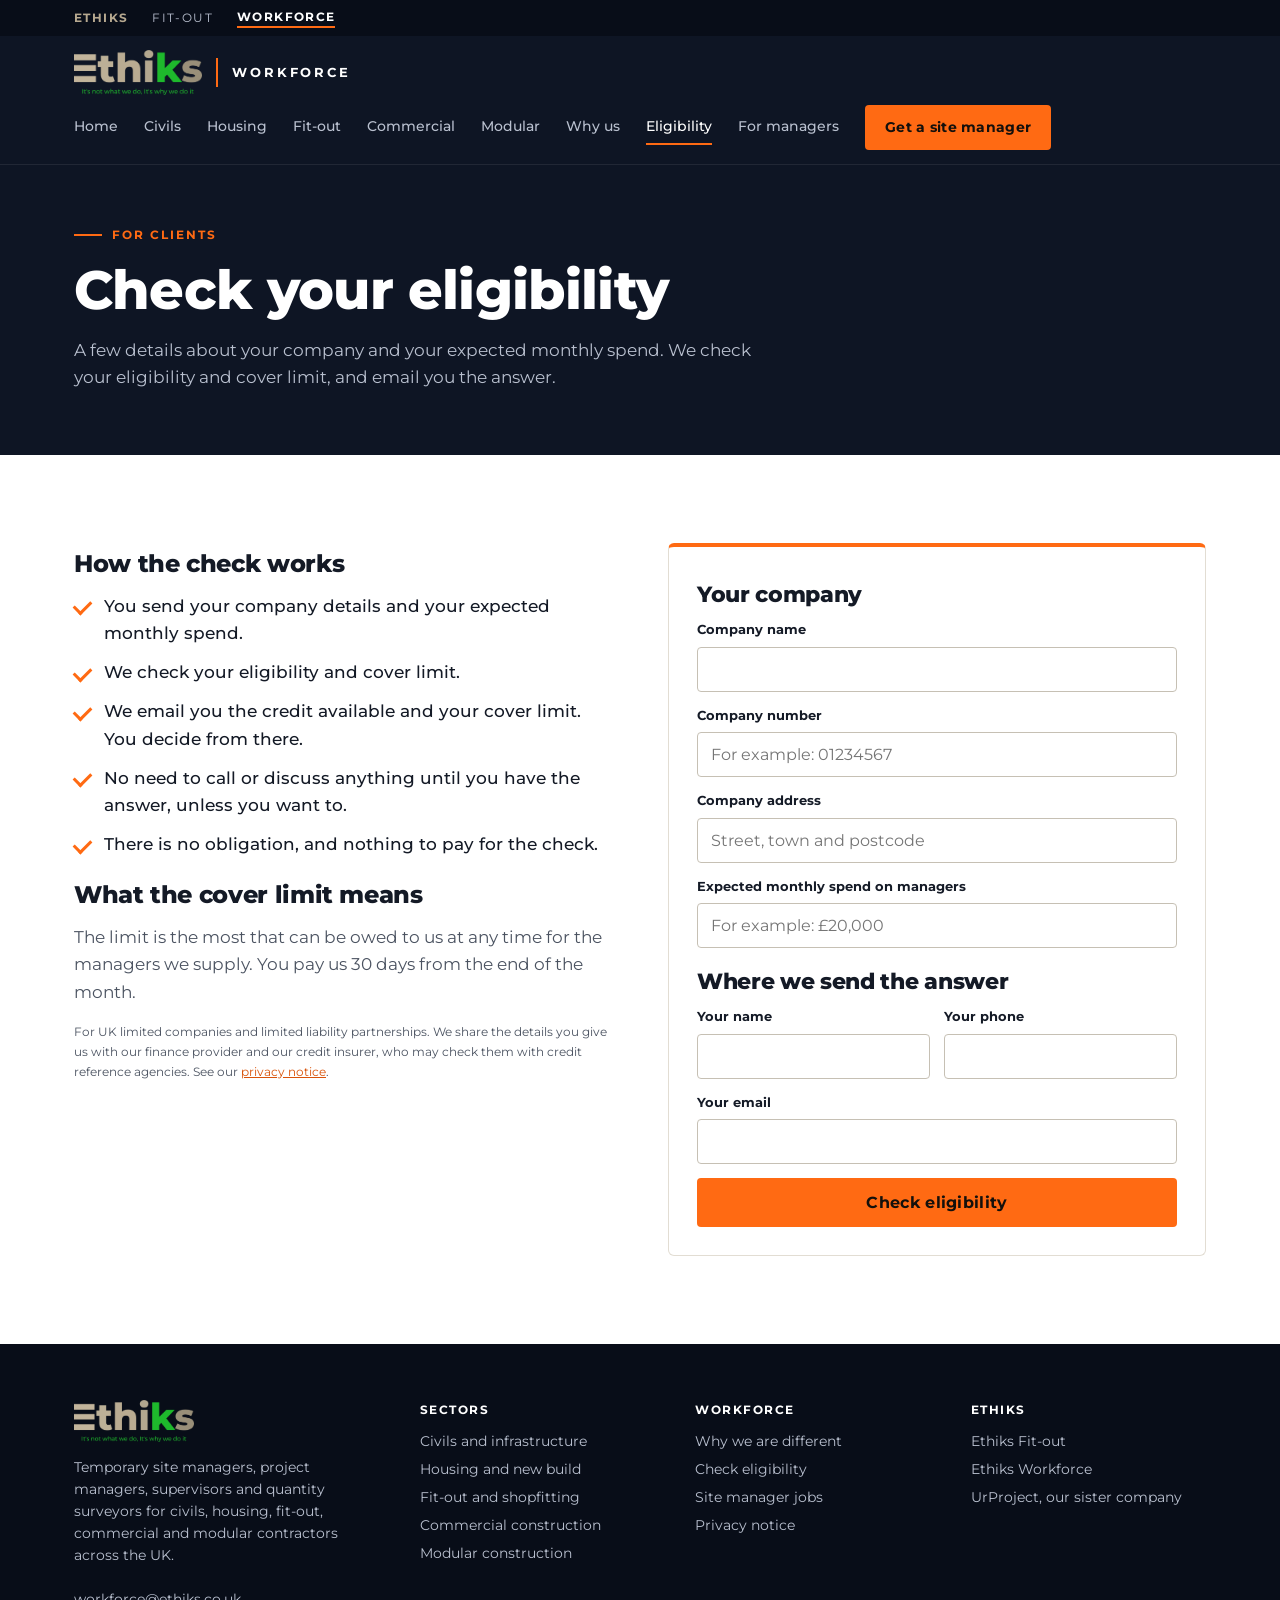
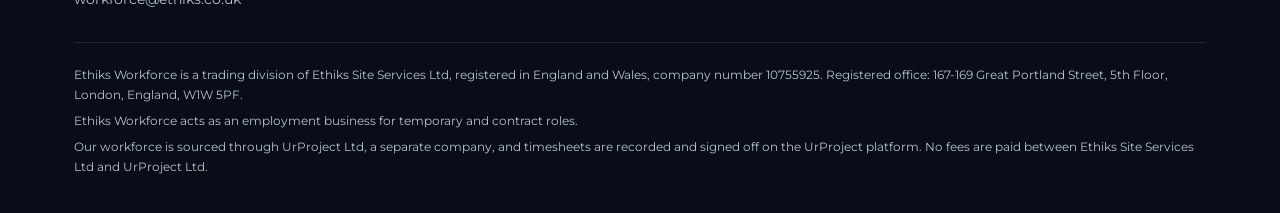
<file: eligibility.html>
<!doctype html>
<html lang="en-GB">
<head>
<meta charset="utf-8">
<meta name="viewport" content="width=device-width, initial-scale=1">
<title>Check Your Eligibility | Ethiks Workforce</title>
<meta name="description" content="Check whether Ethiks Workforce can supply your company with site managers on monthly terms. Send your company details and expected monthly spend, and we email you your eligibility and cover limit.">
<link rel="canonical" href="https://www.ethiksworkforce.co.uk/eligibility.html">
<meta property="og:type" content="website">
<meta property="og:site_name" content="Ethiks Workforce">
<meta property="og:title" content="Check Your Eligibility | Ethiks Workforce">
<meta property="og:description" content="Check whether Ethiks Workforce can supply your company with site managers on monthly terms. Send your company details and expected monthly spend, and we email you your eligibility and cover limit.">
<meta property="og:url" content="https://www.ethiksworkforce.co.uk/eligibility.html">
<meta property="og:image" content="https://www.ethiksworkforce.co.uk/assets/share.jpg">
<meta property="og:image:width" content="1200">
<meta property="og:image:height" content="630">
<meta name="twitter:card" content="summary_large_image">
<meta name="twitter:image" content="https://www.ethiksworkforce.co.uk/assets/share.jpg">
<link rel="preconnect" href="https://fonts.googleapis.com">
<link rel="preconnect" href="https://fonts.gstatic.com" crossorigin>
<link rel="stylesheet" href="https://fonts.googleapis.com/css2?family=Montserrat:wght@400;500;600;700;800&display=swap">
<link rel="stylesheet" href="/styles.css?v=36">
<link rel="icon" href="/assets/ethiks-logo.png">
</head>
<body>
<a class="skip" href="#main">Skip to content</a>
<div class="group"><div class="in">
  <span class="lead">Ethiks</span>
  <a href="https://www.ethiks.co.uk" target="_blank" rel="noopener">Fit-out</a>
  <a class="here" href="/" aria-current="true">Workforce</a>
</div></div>
<header class="head"><div class="in">
  <a class="brand" href="/" aria-label="Ethiks Workforce home"><img src="/assets/ethiks-logo.png" alt="Ethiks" width="128" height="44"><span>Workforce</span></a>
  <button class="menu" type="button" aria-label="Menu" aria-expanded="false" aria-controls="nav"><span></span></button>
  <nav class="nav" id="nav" aria-label="Main"><a href="/">Home</a><a href="/civils.html">Civils</a><a href="/housing.html">Housing</a><a href="/fit-out.html">Fit-out</a><a href="/commercial.html">Commercial</a><a href="/modular.html">Modular</a><a href="/#different">Why us</a><a href="/eligibility.html" aria-current="page">Eligibility</a><a href="/site-manager-jobs.html">For managers</a><a class="btn" href="#request">Get a site manager</a></nav>
</div></header>
<div class="pagehead"><div class="in">
  <span class="eyebrow">For clients</span>
  <h1>Check your eligibility</h1>
  <p>A few details about your company and your expected monthly spend. We check your eligibility and cover limit, and email you the answer.</p>
</div></div>
<main id="main">
<section class="sec"><div class="in two">
  <div>
    <h2>How the check works</h2>
    <ul class="points"><li>You send your company details and your expected monthly spend.</li><li>We check your eligibility and cover limit.</li><li>We email you the credit available and your cover limit. You decide from there.</li><li>No need to call or discuss anything until you have the answer, unless you want to.</li><li>There is no obligation, and nothing to pay for the check.</li></ul>
    <h2>What the cover limit means</h2>
    <p>The limit is the most that can be owed to us at any time for the managers we supply. You pay us 30 days from the end of the month.</p>
    <p class="small">For UK limited companies and limited liability partnerships. We share the details you give us with our finance provider and our credit insurer, who may check them with credit reference agencies. See our <a href="/privacy.html">privacy notice</a>.</p>
  </div>
  <form class="card flat" id="request" data-form="eligibility" novalidate>
    <h2>Your company</h2>
    <label class="full">Company name<input id="e-company" name="company" autocomplete="organization" required></label>
    <label class="full">Company number<input id="e-number" name="company_number" inputmode="text" placeholder="For example: 01234567" required></label>
    <label class="full">Company address<input id="e-address" name="address" autocomplete="street-address" placeholder="Street, town and postcode" required></label>
    <label class="full">Expected monthly spend on managers<input id="e-spend" name="monthly_spend" inputmode="numeric" placeholder="For example: £20,000" required></label>
    <h2>Where we send the answer</h2>
    <label>Your name<input id="e-name" name="name" autocomplete="name" required></label>
    <label>Your phone<input id="e-phone" name="phone" type="tel" autocomplete="tel" required></label>
    <label class="full">Your email<input id="e-email" name="email" type="email" autocomplete="email" required></label>
    <div class="full"><button class="btn" type="submit">Check eligibility</button></div>
    <p class="full msg" role="status" hidden></p>
  </form>
</div></section>
</main>
<footer>
  <div class="in">
    <div><img src="/assets/ethiks-logo.png" alt="Ethiks" width="120" height="42">Temporary site managers, project managers, supervisors and quantity surveyors for civils, housing, fit-out, commercial and modular contractors across the UK.<br><br>workforce@ethiks.co.uk</div>
    <div><b>Sectors</b><ul><li><a href="/civils.html">Civils and infrastructure</a></li><li><a href="/housing.html">Housing and new build</a></li><li><a href="/fit-out.html">Fit-out and shopfitting</a></li><li><a href="/commercial.html">Commercial construction</a></li><li><a href="/modular.html">Modular construction</a></li></ul></div>
    <div><b>Workforce</b><ul><li><a href="/#different">Why we are different</a></li><li><a href="/eligibility.html">Check eligibility</a></li><li><a href="/site-manager-jobs.html">Site manager jobs</a></li><li><a href="/privacy.html">Privacy notice</a></li></ul></div>
    <div><b>Ethiks</b><ul><li><a href="https://www.ethiks.co.uk">Ethiks Fit-out</a></li><li><a href="/">Ethiks Workforce</a></li><li><a href="https://www.urproject.co.uk">UrProject, our sister company</a></li></ul></div>
    <div class="legal">
      <span>Ethiks Workforce is a trading division of Ethiks Site Services Ltd, registered in England and Wales, company number 10755925. Registered office: 167-169 Great Portland Street, 5th Floor, London, England, W1W 5PF.</span>
      <span>Ethiks Workforce acts as an employment business for temporary and contract roles.</span>
      <span>Our workforce is sourced through UrProject Ltd, a separate company, and timesheets are recorded and signed off on the UrProject platform. No fees are paid between Ethiks Site Services Ltd and UrProject Ltd.</span>
    </div>
  </div>
</footer>
<script src="/main.js?v=36" defer></script>
<!-- Cloudflare Web Analytics --><script defer src="https://static.cloudflareinsights.com/beacon.min.js" data-cf-beacon='{"token": "68c5232d47f146d890cbed87a04a1ec7"}'></script>
</body>
</html>
</file>
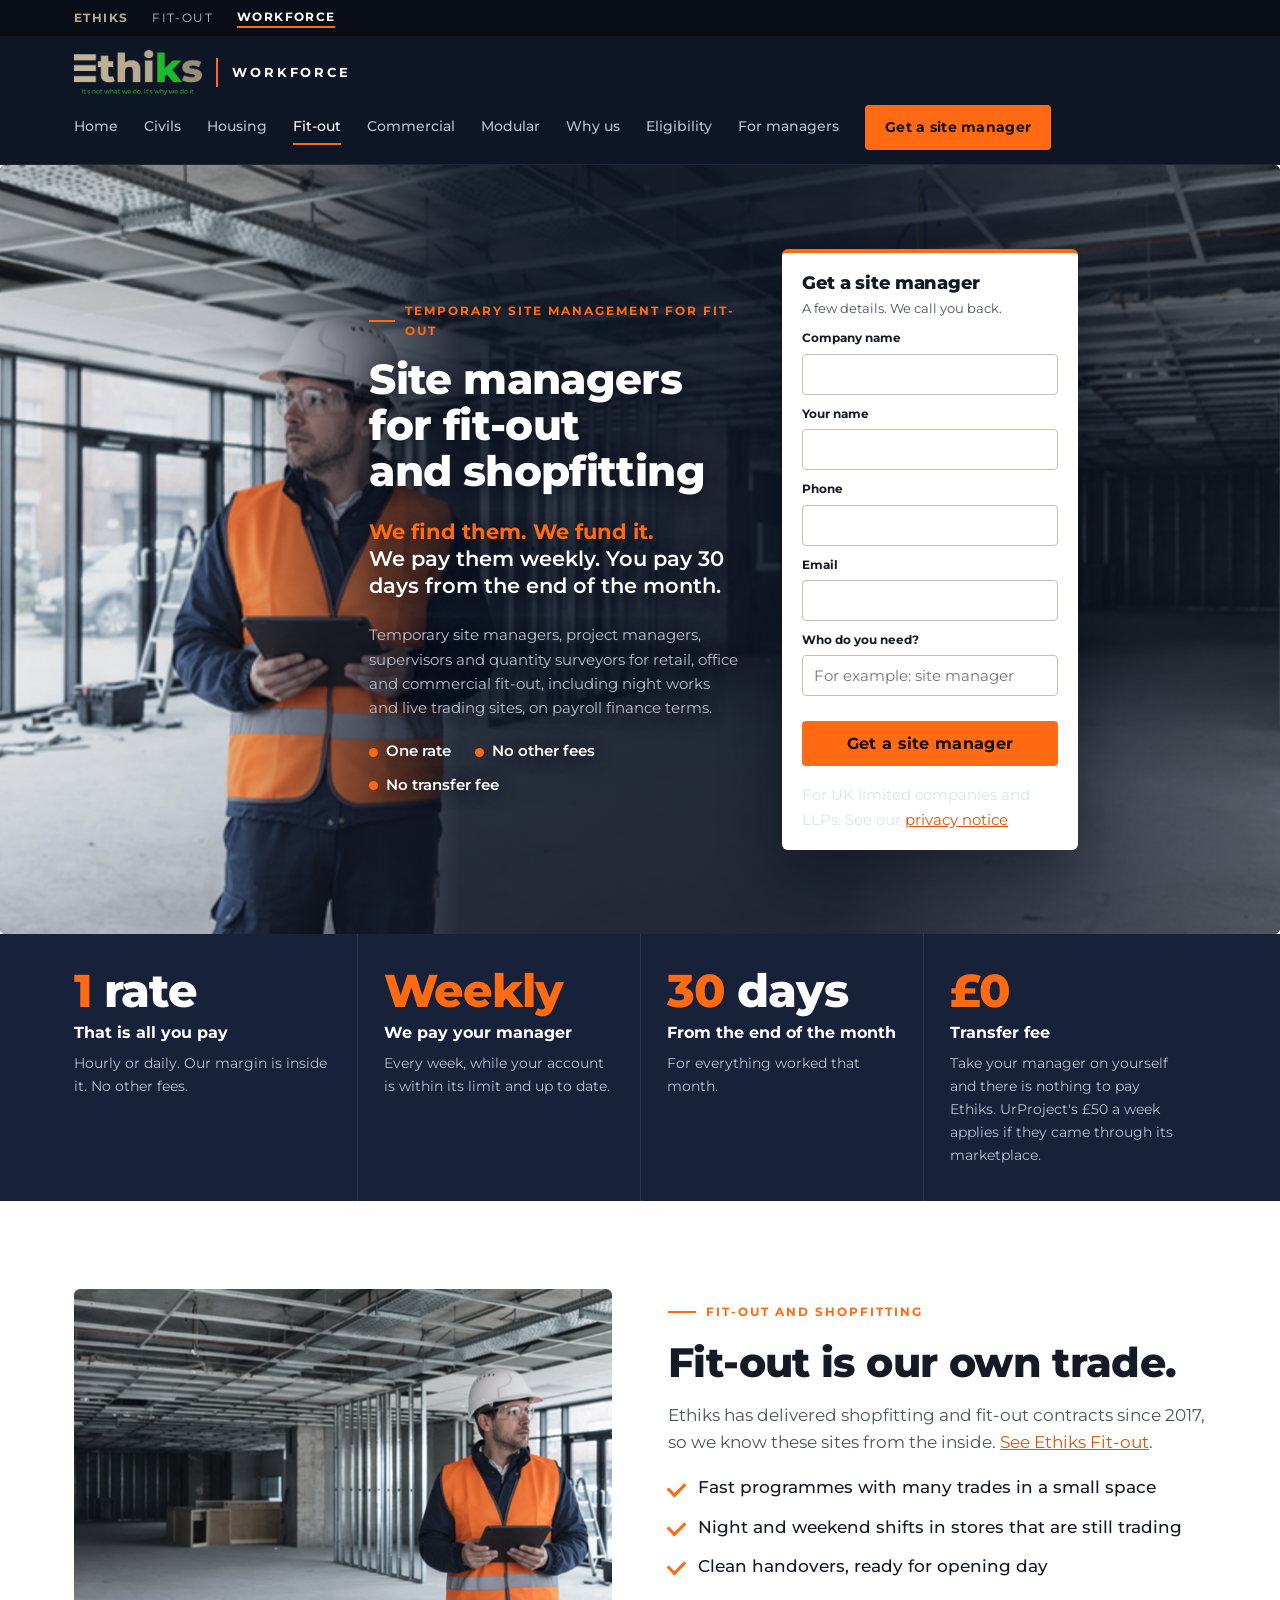
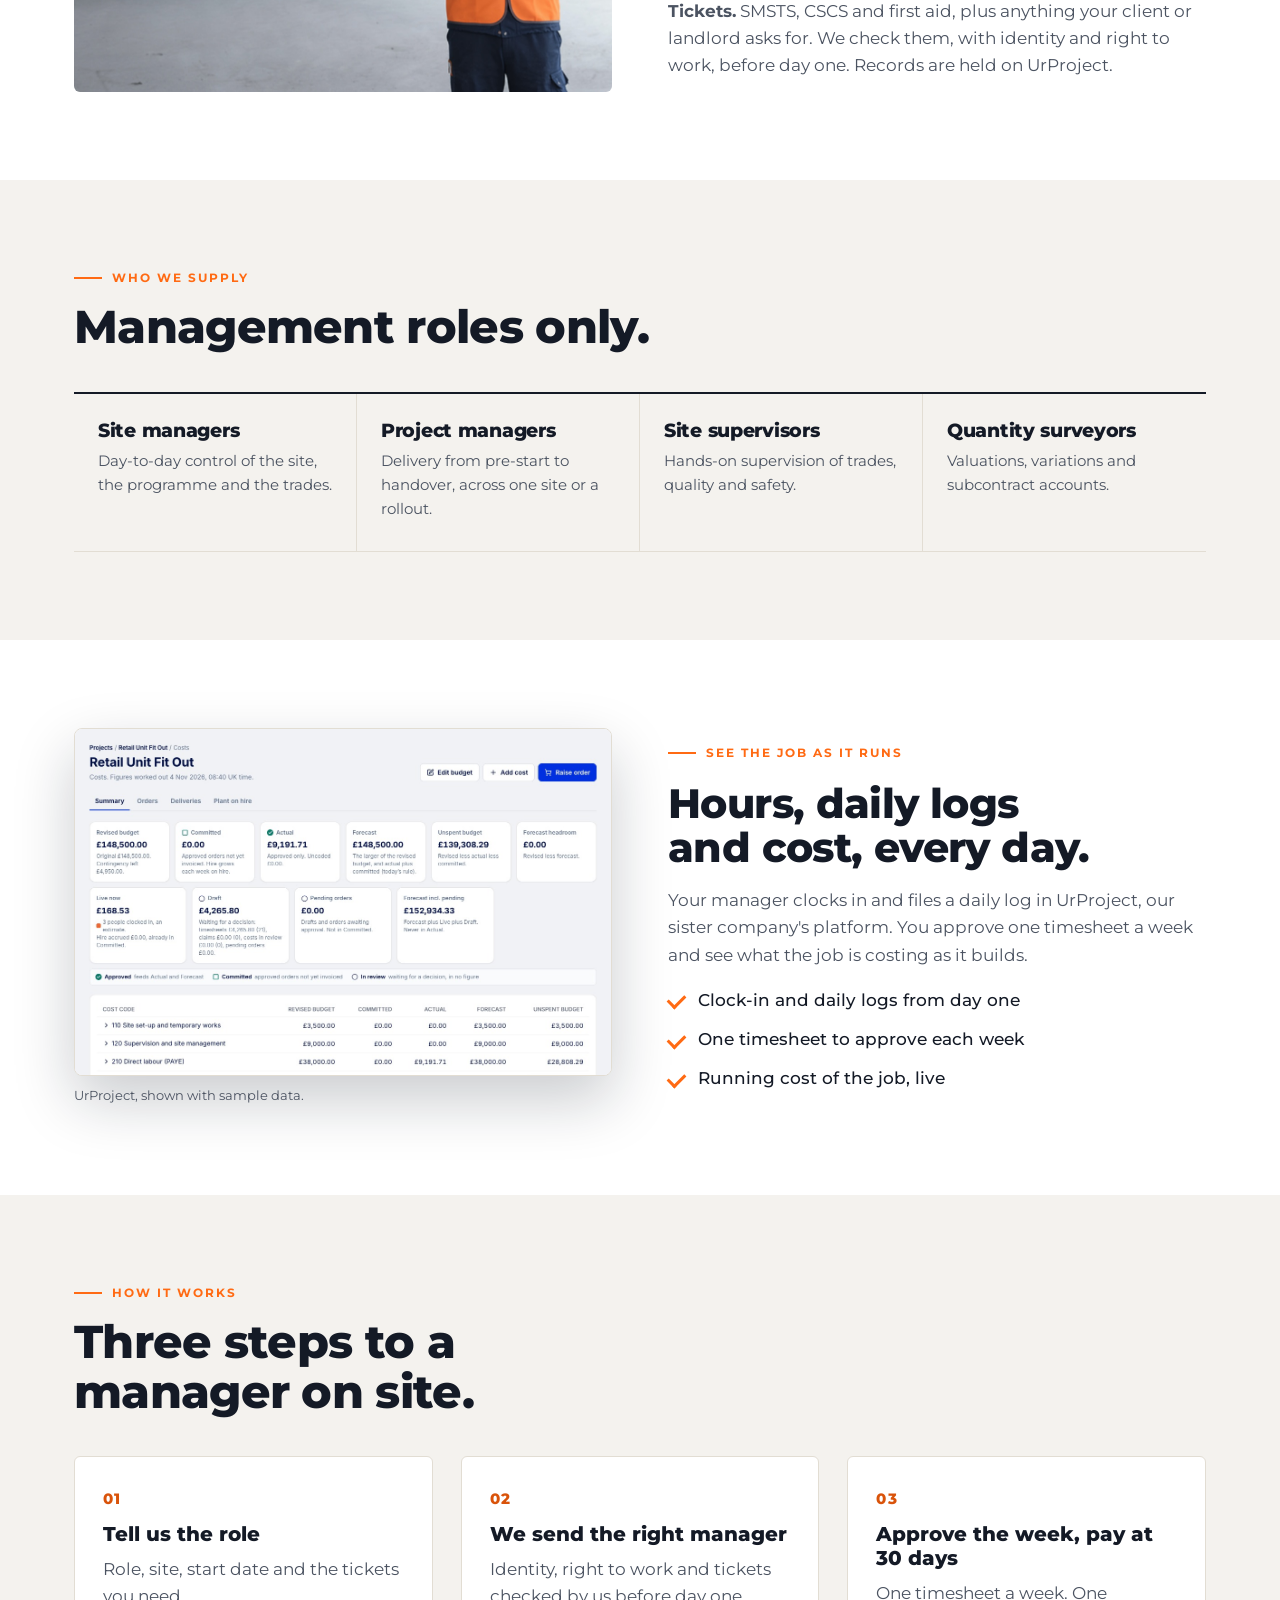
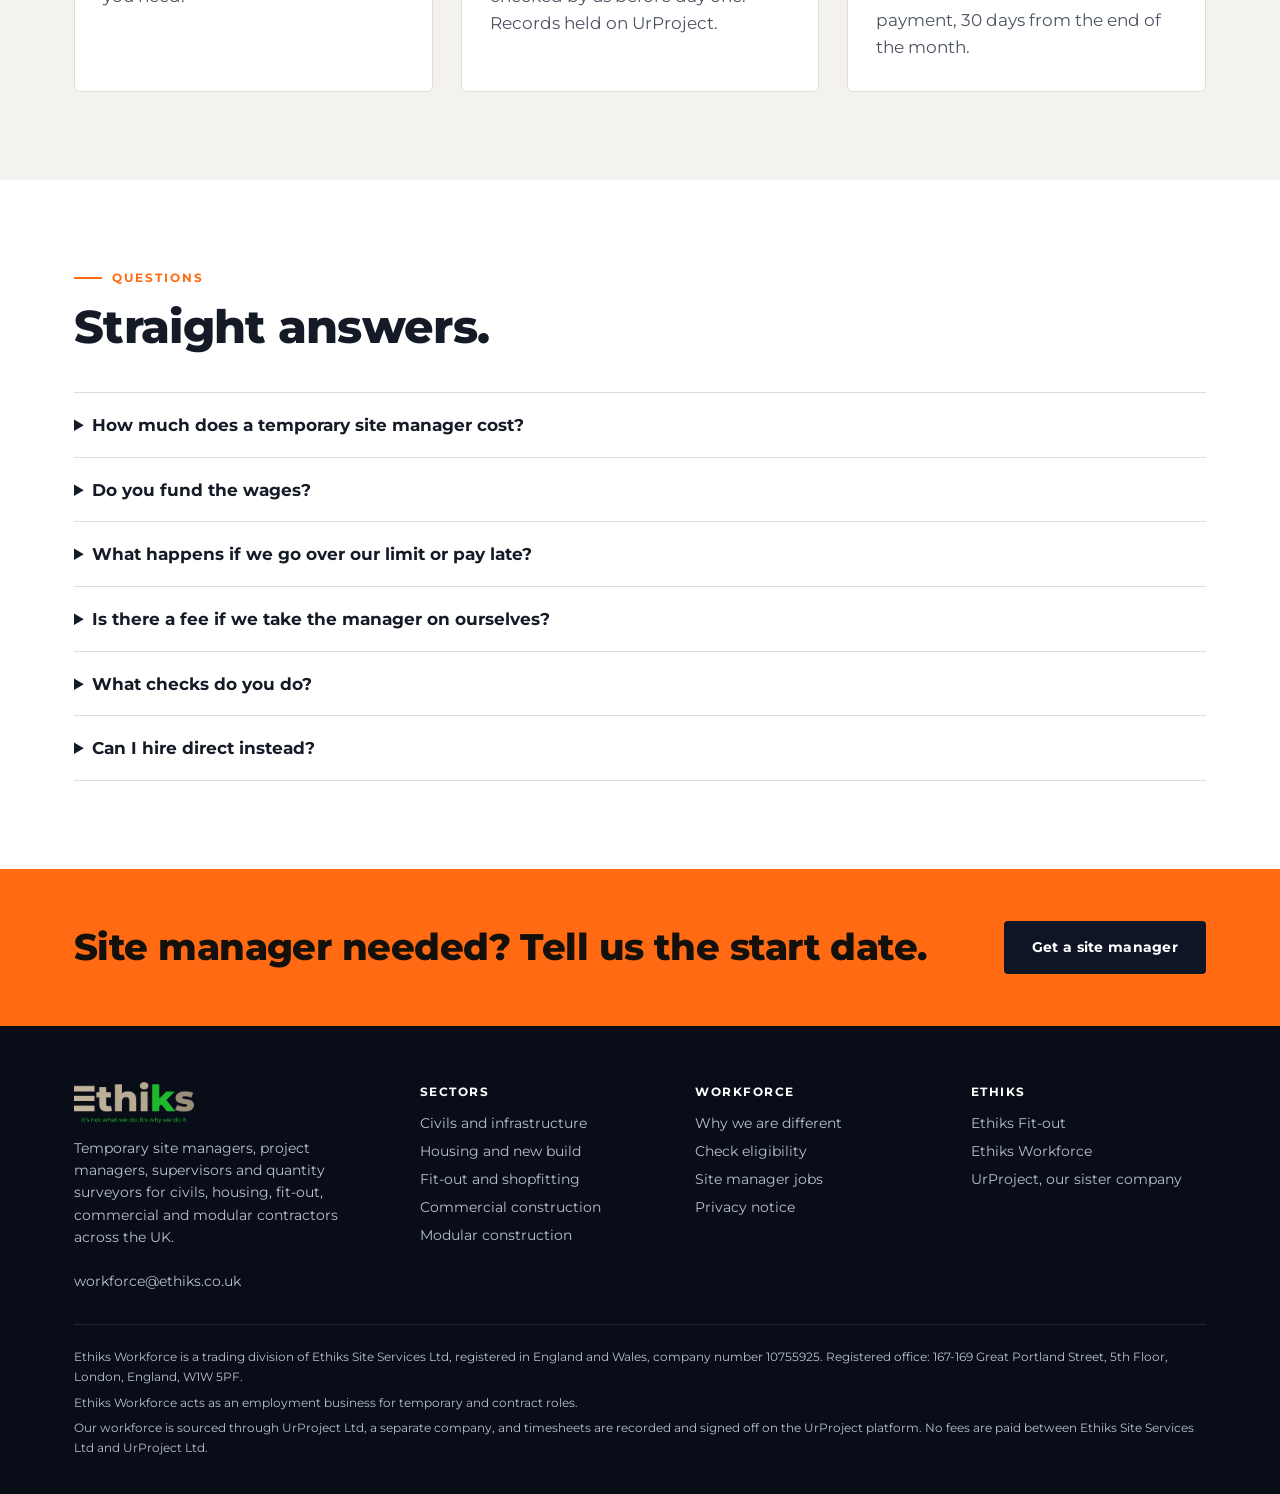
<file: fit-out.html>
<!doctype html>
<html lang="en-GB">
<head>
<meta charset="utf-8">
<meta name="viewport" content="width=device-width, initial-scale=1">
<title>Fit-Out Site Manager Recruitment | Ethiks Workforce</title>
<meta name="description" content="Temporary site managers, project managers, supervisors and quantity surveyors for retail, office and commercial fit-out. We pay them weekly. You pay 30 days from the end of the month.">
<link rel="canonical" href="https://www.ethiksworkforce.co.uk/fit-out.html">
<meta property="og:type" content="website">
<meta property="og:site_name" content="Ethiks Workforce">
<meta property="og:title" content="Fit-Out Site Manager Recruitment | Ethiks Workforce">
<meta property="og:description" content="Temporary site managers, project managers, supervisors and quantity surveyors for retail, office and commercial fit-out. We pay them weekly. You pay 30 days from the end of the month.">
<meta property="og:url" content="https://www.ethiksworkforce.co.uk/fit-out.html">
<meta property="og:image" content="https://www.ethiksworkforce.co.uk/assets/share.jpg">
<meta property="og:image:width" content="1200">
<meta property="og:image:height" content="630">
<meta name="twitter:card" content="summary_large_image">
<meta name="twitter:image" content="https://www.ethiksworkforce.co.uk/assets/share.jpg">
<link rel="preconnect" href="https://fonts.googleapis.com">
<link rel="preconnect" href="https://fonts.gstatic.com" crossorigin>
<link rel="stylesheet" href="https://fonts.googleapis.com/css2?family=Montserrat:wght@400;500;600;700;800&display=swap">
<link rel="stylesheet" href="/styles.css?v=36">
<link rel="icon" href="/assets/ethiks-logo.png">
<script type="application/ld+json">{"@context": "https://schema.org", "@type": "FAQPage", "mainEntity": [{"@type": "Question", "name": "How much does a temporary site manager cost?", "acceptedAnswer": {"@type": "Answer", "text": "You pay one rate, hourly or daily, agreed before the manager starts. It covers their pay, tax, National Insurance, holiday pay and our service. There are no other fees."}}, {"@type": "Question", "name": "Do you fund the wages?", "acceptedAnswer": {"@type": "Answer", "text": "Yes. We pay your site manager every week. You pay us 30 days from the end of the month, subject to an eligibility check, so the weekly wages do not come out of your cash flow. This runs while your account is within its agreed limit and paid up to date."}}, {"@type": "Question", "name": "What happens if we go over our limit or pay late?", "acceptedAnswer": {"@type": "Answer", "text": "We pause the supply until your account is back within its limit and up to date. We tell you before that happens. Your manager is still paid for the work they have already done."}}, {"@type": "Question", "name": "Is there a fee if we take the manager on ourselves?", "acceptedAnswer": {"@type": "Answer", "text": "No. Ethiks charges no transfer fee. If the manager was your own person and we were funding their pay, there is nothing to pay anyone. If they came through the UrProject marketplace, UrProject's standard charge of \u00a350 a week applies for as long as they work for you, with no margin on their hours. UrProject is our sister company and has its own monthly plan."}}, {"@type": "Question", "name": "What checks do you do?", "acceptedAnswer": {"@type": "Answer", "text": "Identity, right to work in the UK, and the tickets you ask for, such as SMSTS, CSCS and first aid, before the manager starts. We check them, and the records are held on UrProject."}}, {"@type": "Question", "name": "Can I hire direct instead?", "acceptedAnswer": {"@type": "Answer", "text": "Yes. Our sister company UrProject lets you hire and manage site people direct. Ethiks Workforce is for when you want the manager found, paid and invoiced for you."}}]}</script>
</head>
<body>
<a class="skip" href="#main">Skip to content</a>
<div class="group"><div class="in">
  <span class="lead">Ethiks</span>
  <a href="https://www.ethiks.co.uk" target="_blank" rel="noopener">Fit-out</a>
  <a class="here" href="/" aria-current="true">Workforce</a>
</div></div>
<header class="head"><div class="in">
  <a class="brand" href="/" aria-label="Ethiks Workforce home"><img src="/assets/ethiks-logo.png" alt="Ethiks" width="128" height="44"><span>Workforce</span></a>
  <button class="menu" type="button" aria-label="Menu" aria-expanded="false" aria-controls="nav"><span></span></button>
  <nav class="nav" id="nav" aria-label="Main"><a href="/">Home</a><a href="/civils.html">Civils</a><a href="/housing.html">Housing</a><a href="/fit-out.html" aria-current="page">Fit-out</a><a href="/commercial.html">Commercial</a><a href="/modular.html">Modular</a><a href="/#different">Why us</a><a href="/eligibility.html">Eligibility</a><a href="/site-manager-jobs.html">For managers</a><a class="btn" href="#request">Get a site manager</a></nav>
</div></header>
<section class="hero sector">
  <img class="bg" src="/assets/img/fit-out.jpg" alt="" width="2400" height="1350" fetchpriority="high">
  <div class="in">
    <div class="pitch">
      <span class="eyebrow">Temporary site management for fit-out</span>
      <h1>Site managers for fit&#8209;out and shopfitting</h1>
      <p class="line"><b>We find them. We fund it.</b><br>We pay them weekly. You pay 30 days from the end of the month.</p>
      <p class="sub">Temporary site managers, project managers, supervisors and quantity surveyors for retail, office and commercial fit-out, including night works and live trading sites, on payroll finance terms.</p>
      <ul class="ticks"><li>One rate</li><li>No other fees</li><li>No transfer fee</li></ul>
    </div>
    <form class="card mini" id="request" data-form="client" novalidate>
      <h2>Get a site manager</h2>
      <p class="lede">A few details. We call you back.</p>
      <input type="hidden" name="sector" value="Fit-out and shopfitting">
      <label>Company name<input id="c-company" name="company" autocomplete="organization" required></label>
      <label>Your name<input id="c-name" name="name" autocomplete="name" required></label>
      <label>Phone<input id="c-phone" name="phone" type="tel" autocomplete="tel" required></label>
      <label>Email<input id="c-email" name="email" type="email" autocomplete="email" required></label>
      <label>Who do you need?<input id="c-role" name="role" placeholder="For example: site manager"></label>
      <div class="go"><button class="btn" type="submit">Get a site manager</button></div>
      <p class="full small">For UK limited companies and LLPs. See our <a href="/privacy.html">privacy notice</a>.</p>
      <p class="full msg" role="status" hidden></p>
    </form>
  </div>
</section>
<main id="main">
<section class="terms" aria-label="Our terms"><div class="in">
  <div class="t"><span class="big"><em>1</em> rate</span><b>That is all you pay</b><span>Hourly or daily. Our margin is inside it. No other fees.</span></div>
  <div class="t"><span class="big"><em>Weekly</em></span><b>We pay your manager</b><span>Every week, while your account is within its limit and up to date.</span></div>
  <div class="t"><span class="big"><em>30</em> days</span><b>From the end of the month</b><span>For everything worked that month.</span></div>
  <div class="t"><span class="big"><em>£0</em></span><b>Transfer fee</b><span>Take your manager on yourself and there is nothing to pay Ethiks. UrProject's £50 a week applies if they came through its marketplace.</span></div>
</div></section>

<section class="sec"><div class="in split">
  <div class="photo"><img src="/assets/img/fit-out.jpg" alt="Site manager in hi-vis inside a retail fit-out in progress" width="2400" height="1350" loading="lazy"></div>
  <div class="copy">
    <span class="eyebrow">Fit-out and shopfitting</span>
    <h2>Fit-out is our own trade.</h2>
    <p>Ethiks has delivered shopfitting and fit-out contracts since 2017, so we know these sites from the inside. <a href="https://www.ethiks.co.uk">See Ethiks Fit-out</a>.</p>
    <ul class="points"><li>Fast programmes with many trades in a small space</li><li>Night and weekend shifts in stores that are still trading</li><li>Clean handovers, ready for opening day</li></ul>
    <p><b>Tickets.</b> SMSTS, CSCS and first aid, plus anything your client or landlord asks for. We check them, with identity and right to work, before day one. Records are held on UrProject.</p>
  </div>
</div></section>

<section class="sec wash"><div class="in">
  <div class="shead"><span class="eyebrow">Who we supply</span><h2>Management roles only.</h2></div>
  <div class="roles"><div class="role"><h3>Site managers</h3><p>Day-to-day control of the site, the programme and the trades.</p></div><div class="role"><h3>Project managers</h3><p>Delivery from pre-start to handover, across one site or a rollout.</p></div><div class="role"><h3>Site supervisors</h3><p>Hands-on supervision of trades, quality and safety.</p></div><div class="role"><h3>Quantity surveyors</h3><p>Valuations, variations and subcontract accounts.</p></div></div>
</div></section>

<section class="sec"><div class="in split rev">
  <div class="copy">
    <span class="eyebrow">See the job as it runs</span>
    <h2>Hours, daily logs and cost, every day.</h2>
    <p>Your manager clocks in and files a daily log in UrProject, our sister company's platform. You approve one timesheet a week and see what the job is costing as it builds.</p>
    <ul class="points"><li>Clock-in and daily logs from day one</li><li>One timesheet to approve each week</li><li>Running cost of the job, live</li></ul>
  </div>
  <div><div class="shot"><img src="/assets/img/project-costs.jpg" alt="UrProject project costs screen showing budget, committed and actual cost" width="1184" height="765" loading="lazy"></div><p class="cap">UrProject, shown with sample data.</p></div>
</div></section>

<section class="sec wash" id="how"><div class="in">
  <div class="shead"><span class="eyebrow">How it works</span><h2>Three steps to a manager on site.</h2></div>
  <ol class="steps">
    <li><b>Tell us the role</b><span>Role, site, start date and the tickets you need.</span></li>
    <li><b>We send the right manager</b><span>Identity, right to work and tickets checked by us before day one. Records held on UrProject.</span></li>
    <li><b>Approve the week, pay at 30 days</b><span>One timesheet a week. One payment, 30 days from the end of the month.</span></li>
  </ol>
</div></section>

<section class="sec"><div class="in">
  <div class="shead"><span class="eyebrow">Questions</span><h2>Straight answers.</h2></div>
  <div><details><summary>How much does a temporary site manager cost?</summary><p>You pay one rate, hourly or daily, agreed before the manager starts. It covers their pay, tax, National Insurance, holiday pay and our service. There are no other fees.</p></details><details><summary>Do you fund the wages?</summary><p>Yes. We pay your site manager every week. You pay us 30 days from the end of the month, subject to an eligibility check, so the weekly wages do not come out of your cash flow. This runs while your account is within its agreed limit and paid up to date.</p></details><details><summary>What happens if we go over our limit or pay late?</summary><p>We pause the supply until your account is back within its limit and up to date. We tell you before that happens. Your manager is still paid for the work they have already done.</p></details><details><summary>Is there a fee if we take the manager on ourselves?</summary><p>No. Ethiks charges no transfer fee. If the manager was your own person and we were funding their pay, there is nothing to pay anyone. If they came through the UrProject marketplace, UrProject's standard charge of £50 a week applies for as long as they work for you, with no margin on their hours. UrProject is our sister company and has its own monthly plan.</p></details><details><summary>What checks do you do?</summary><p>Identity, right to work in the UK, and the tickets you ask for, such as SMSTS, CSCS and first aid, before the manager starts. We check them, and the records are held on UrProject.</p></details><details><summary>Can I hire direct instead?</summary><p>Yes. Our sister company UrProject lets you hire and manage site people direct. Ethiks Workforce is for when you want the manager found, paid and invoiced for you.</p></details></div>
</div></section>

<section class="cta"><div class="in">
  <h2>Site manager needed? Tell us the start date.</h2>
  <a class="btn dark" href="#request">Get a site manager</a>
</div></section>
</main>
<footer>
  <div class="in">
    <div><img src="/assets/ethiks-logo.png" alt="Ethiks" width="120" height="42">Temporary site managers, project managers, supervisors and quantity surveyors for civils, housing, fit-out, commercial and modular contractors across the UK.<br><br>workforce@ethiks.co.uk</div>
    <div><b>Sectors</b><ul><li><a href="/civils.html">Civils and infrastructure</a></li><li><a href="/housing.html">Housing and new build</a></li><li><a href="/fit-out.html">Fit-out and shopfitting</a></li><li><a href="/commercial.html">Commercial construction</a></li><li><a href="/modular.html">Modular construction</a></li></ul></div>
    <div><b>Workforce</b><ul><li><a href="/#different">Why we are different</a></li><li><a href="/eligibility.html">Check eligibility</a></li><li><a href="/site-manager-jobs.html">Site manager jobs</a></li><li><a href="/privacy.html">Privacy notice</a></li></ul></div>
    <div><b>Ethiks</b><ul><li><a href="https://www.ethiks.co.uk">Ethiks Fit-out</a></li><li><a href="/">Ethiks Workforce</a></li><li><a href="https://www.urproject.co.uk">UrProject, our sister company</a></li></ul></div>
    <div class="legal">
      <span>Ethiks Workforce is a trading division of Ethiks Site Services Ltd, registered in England and Wales, company number 10755925. Registered office: 167-169 Great Portland Street, 5th Floor, London, England, W1W 5PF.</span>
      <span>Ethiks Workforce acts as an employment business for temporary and contract roles.</span>
      <span>Our workforce is sourced through UrProject Ltd, a separate company, and timesheets are recorded and signed off on the UrProject platform. No fees are paid between Ethiks Site Services Ltd and UrProject Ltd.</span>
    </div>
  </div>
</footer>
<script src="/main.js?v=36" defer></script>
<!-- Cloudflare Web Analytics --><script defer src="https://static.cloudflareinsights.com/beacon.min.js" data-cf-beacon='{"token": "68c5232d47f146d890cbed87a04a1ec7"}'></script>
</body>
</html>
</file>
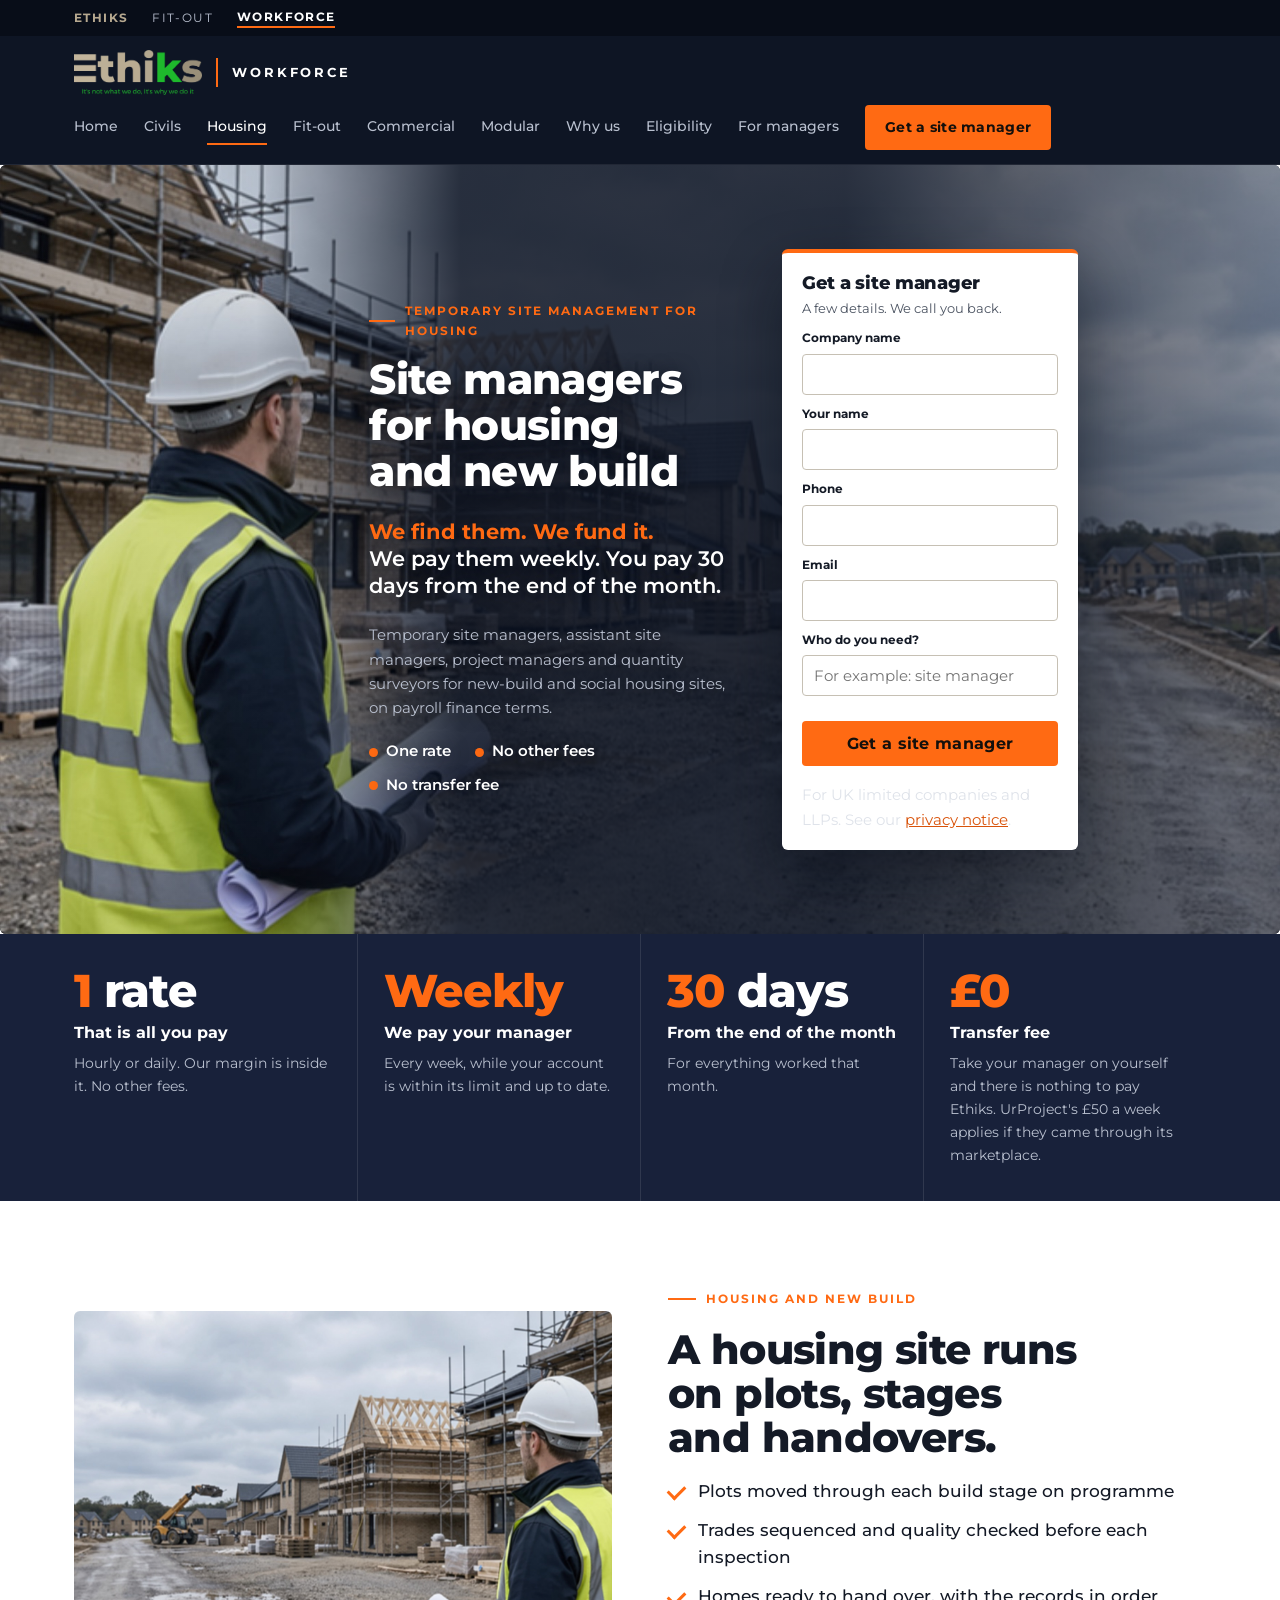
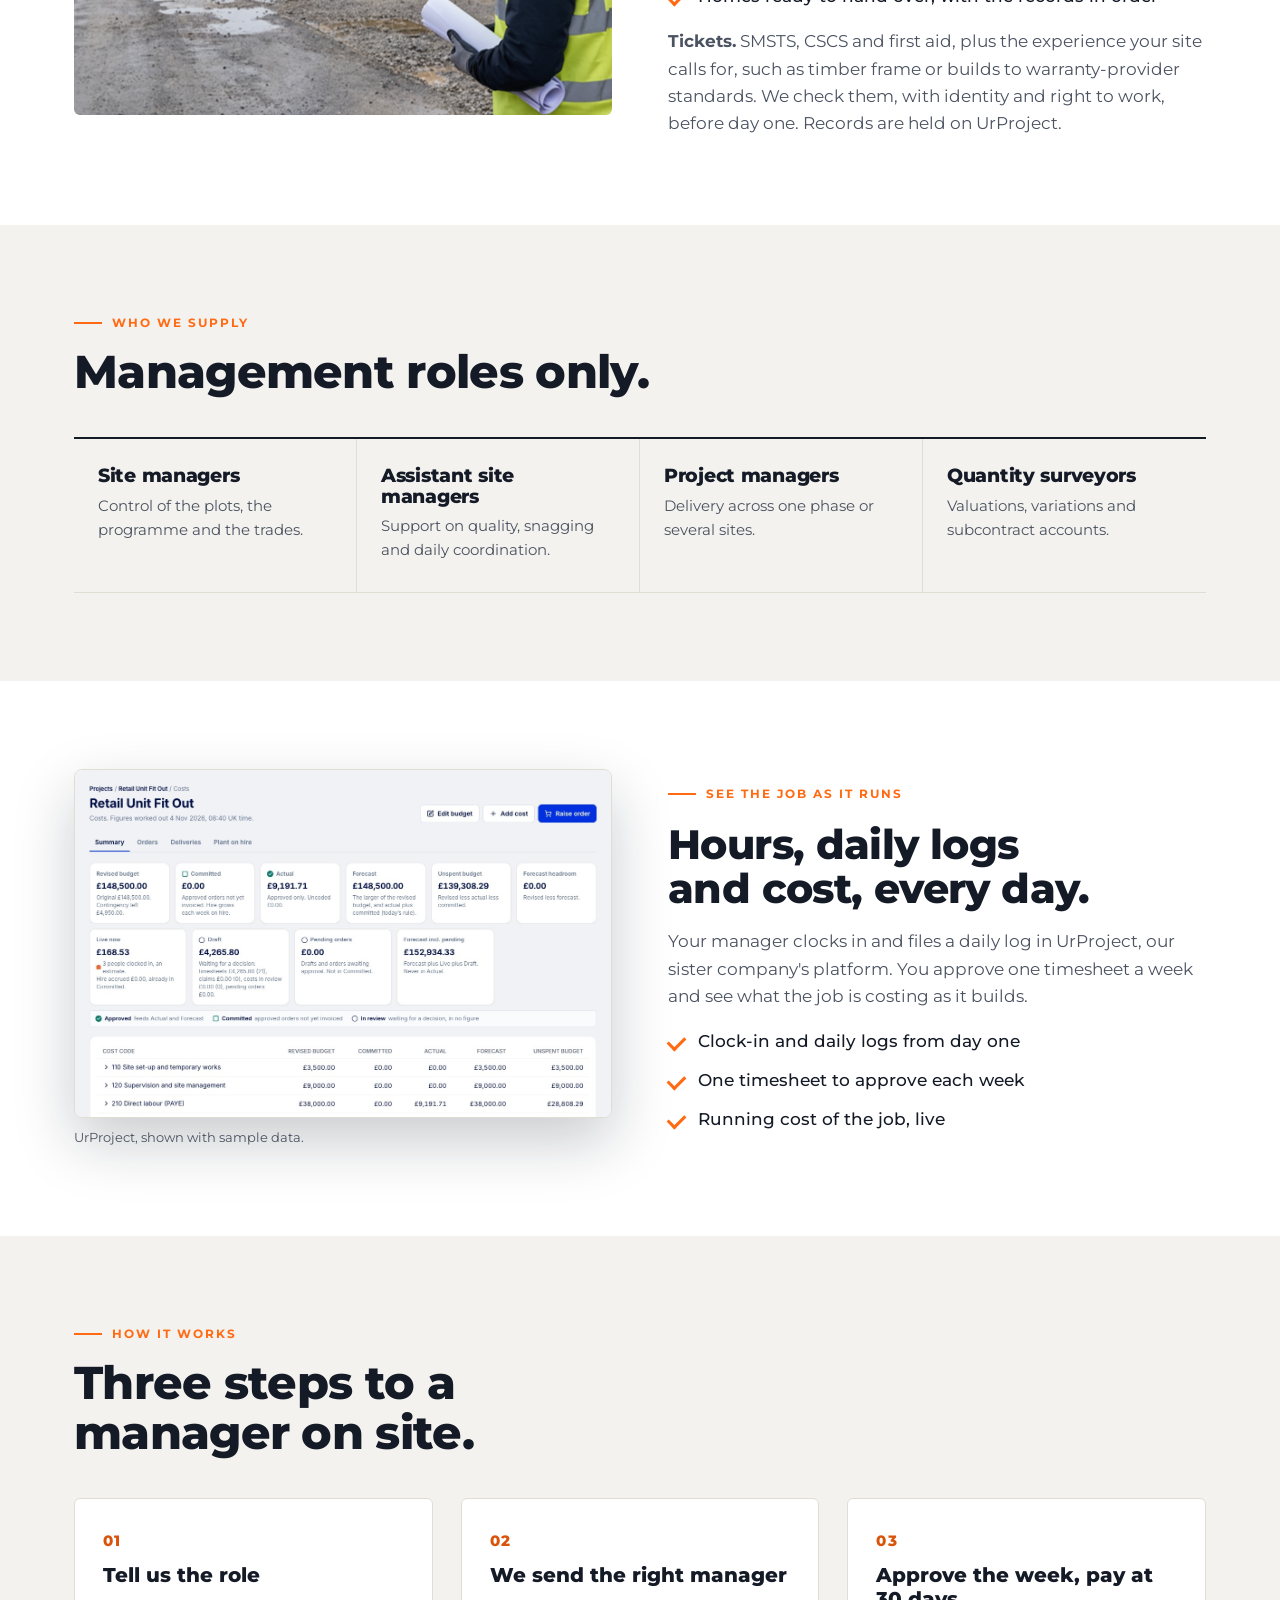
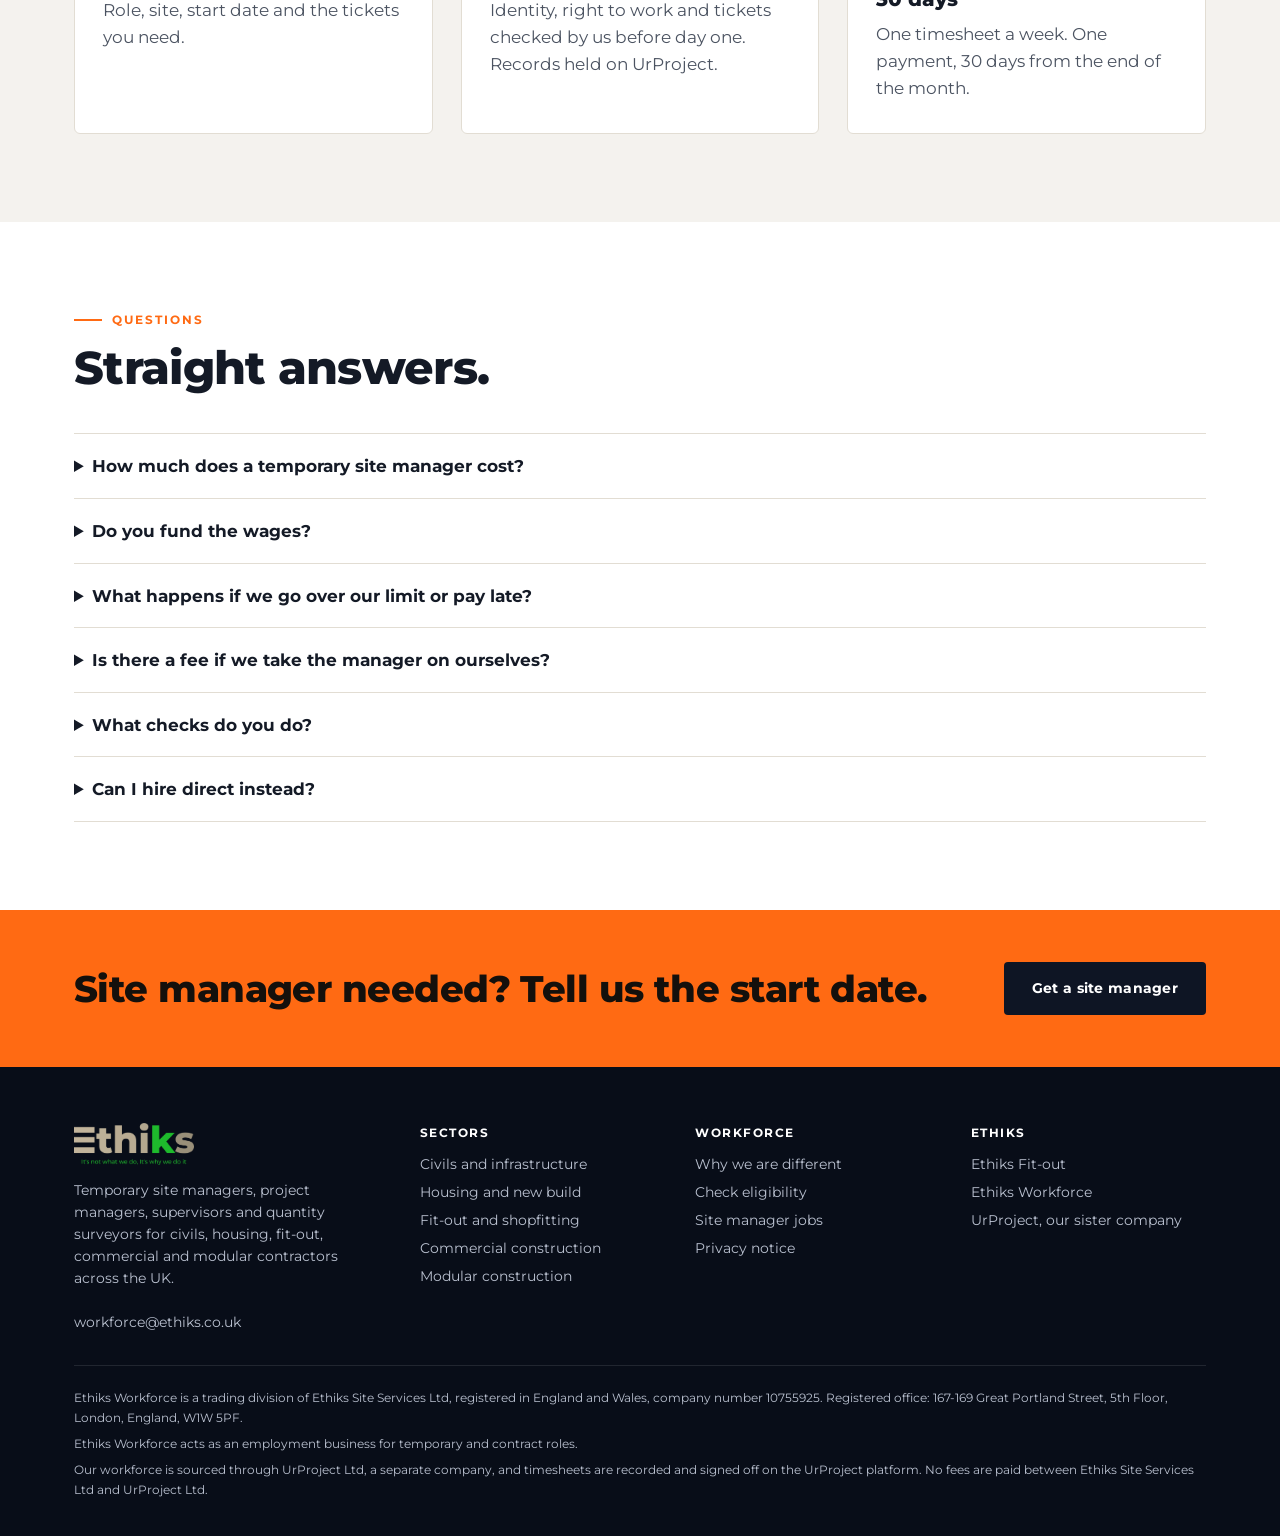
<file: housing.html>
<!doctype html>
<html lang="en-GB">
<head>
<meta charset="utf-8">
<meta name="viewport" content="width=device-width, initial-scale=1">
<title>Housing Site Manager Recruitment | Ethiks Workforce</title>
<meta name="description" content="Temporary site managers, assistant site managers, project managers and quantity surveyors for new-build and social housing sites. We pay them weekly. You pay 30 days from the end of the month.">
<link rel="canonical" href="https://www.ethiksworkforce.co.uk/housing.html">
<meta property="og:type" content="website">
<meta property="og:site_name" content="Ethiks Workforce">
<meta property="og:title" content="Housing Site Manager Recruitment | Ethiks Workforce">
<meta property="og:description" content="Temporary site managers, assistant site managers, project managers and quantity surveyors for new-build and social housing sites. We pay them weekly. You pay 30 days from the end of the month.">
<meta property="og:url" content="https://www.ethiksworkforce.co.uk/housing.html">
<meta property="og:image" content="https://www.ethiksworkforce.co.uk/assets/share.jpg">
<meta property="og:image:width" content="1200">
<meta property="og:image:height" content="630">
<meta name="twitter:card" content="summary_large_image">
<meta name="twitter:image" content="https://www.ethiksworkforce.co.uk/assets/share.jpg">
<link rel="preconnect" href="https://fonts.googleapis.com">
<link rel="preconnect" href="https://fonts.gstatic.com" crossorigin>
<link rel="stylesheet" href="https://fonts.googleapis.com/css2?family=Montserrat:wght@400;500;600;700;800&display=swap">
<link rel="stylesheet" href="/styles.css?v=36">
<link rel="icon" href="/assets/ethiks-logo.png">
<script type="application/ld+json">{"@context": "https://schema.org", "@type": "FAQPage", "mainEntity": [{"@type": "Question", "name": "How much does a temporary site manager cost?", "acceptedAnswer": {"@type": "Answer", "text": "You pay one rate, hourly or daily, agreed before the manager starts. It covers their pay, tax, National Insurance, holiday pay and our service. There are no other fees."}}, {"@type": "Question", "name": "Do you fund the wages?", "acceptedAnswer": {"@type": "Answer", "text": "Yes. We pay your site manager every week. You pay us 30 days from the end of the month, subject to an eligibility check, so the weekly wages do not come out of your cash flow. This runs while your account is within its agreed limit and paid up to date."}}, {"@type": "Question", "name": "What happens if we go over our limit or pay late?", "acceptedAnswer": {"@type": "Answer", "text": "We pause the supply until your account is back within its limit and up to date. We tell you before that happens. Your manager is still paid for the work they have already done."}}, {"@type": "Question", "name": "Is there a fee if we take the manager on ourselves?", "acceptedAnswer": {"@type": "Answer", "text": "No. Ethiks charges no transfer fee. If the manager was your own person and we were funding their pay, there is nothing to pay anyone. If they came through the UrProject marketplace, UrProject's standard charge of \u00a350 a week applies for as long as they work for you, with no margin on their hours. UrProject is our sister company and has its own monthly plan."}}, {"@type": "Question", "name": "What checks do you do?", "acceptedAnswer": {"@type": "Answer", "text": "Identity, right to work in the UK, and the tickets you ask for, such as SMSTS, CSCS and first aid, before the manager starts. We check them, and the records are held on UrProject."}}, {"@type": "Question", "name": "Can I hire direct instead?", "acceptedAnswer": {"@type": "Answer", "text": "Yes. Our sister company UrProject lets you hire and manage site people direct. Ethiks Workforce is for when you want the manager found, paid and invoiced for you."}}]}</script>
</head>
<body>
<a class="skip" href="#main">Skip to content</a>
<div class="group"><div class="in">
  <span class="lead">Ethiks</span>
  <a href="https://www.ethiks.co.uk" target="_blank" rel="noopener">Fit-out</a>
  <a class="here" href="/" aria-current="true">Workforce</a>
</div></div>
<header class="head"><div class="in">
  <a class="brand" href="/" aria-label="Ethiks Workforce home"><img src="/assets/ethiks-logo.png" alt="Ethiks" width="128" height="44"><span>Workforce</span></a>
  <button class="menu" type="button" aria-label="Menu" aria-expanded="false" aria-controls="nav"><span></span></button>
  <nav class="nav" id="nav" aria-label="Main"><a href="/">Home</a><a href="/civils.html">Civils</a><a href="/housing.html" aria-current="page">Housing</a><a href="/fit-out.html">Fit-out</a><a href="/commercial.html">Commercial</a><a href="/modular.html">Modular</a><a href="/#different">Why us</a><a href="/eligibility.html">Eligibility</a><a href="/site-manager-jobs.html">For managers</a><a class="btn" href="#request">Get a site manager</a></nav>
</div></header>
<section class="hero sector">
  <img class="bg" src="/assets/img/housing.jpg" alt="" width="2400" height="1350" fetchpriority="high">
  <div class="in">
    <div class="pitch">
      <span class="eyebrow">Temporary site management for housing</span>
      <h1>Site managers for housing and new build</h1>
      <p class="line"><b>We find them. We fund it.</b><br>We pay them weekly. You pay 30 days from the end of the month.</p>
      <p class="sub">Temporary site managers, assistant site managers, project managers and quantity surveyors for new-build and social housing sites, on payroll finance terms.</p>
      <ul class="ticks"><li>One rate</li><li>No other fees</li><li>No transfer fee</li></ul>
    </div>
    <form class="card mini" id="request" data-form="client" novalidate>
      <h2>Get a site manager</h2>
      <p class="lede">A few details. We call you back.</p>
      <input type="hidden" name="sector" value="Housing and new build">
      <label>Company name<input id="c-company" name="company" autocomplete="organization" required></label>
      <label>Your name<input id="c-name" name="name" autocomplete="name" required></label>
      <label>Phone<input id="c-phone" name="phone" type="tel" autocomplete="tel" required></label>
      <label>Email<input id="c-email" name="email" type="email" autocomplete="email" required></label>
      <label>Who do you need?<input id="c-role" name="role" placeholder="For example: site manager"></label>
      <div class="go"><button class="btn" type="submit">Get a site manager</button></div>
      <p class="full small">For UK limited companies and LLPs. See our <a href="/privacy.html">privacy notice</a>.</p>
      <p class="full msg" role="status" hidden></p>
    </form>
  </div>
</section>
<main id="main">
<section class="terms" aria-label="Our terms"><div class="in">
  <div class="t"><span class="big"><em>1</em> rate</span><b>That is all you pay</b><span>Hourly or daily. Our margin is inside it. No other fees.</span></div>
  <div class="t"><span class="big"><em>Weekly</em></span><b>We pay your manager</b><span>Every week, while your account is within its limit and up to date.</span></div>
  <div class="t"><span class="big"><em>30</em> days</span><b>From the end of the month</b><span>For everything worked that month.</span></div>
  <div class="t"><span class="big"><em>£0</em></span><b>Transfer fee</b><span>Take your manager on yourself and there is nothing to pay Ethiks. UrProject's £50 a week applies if they came through its marketplace.</span></div>
</div></section>

<section class="sec"><div class="in split">
  <div class="photo"><img src="/assets/img/housing.jpg" alt="Site manager in hi-vis on a street of new-build houses under scaffold" width="2400" height="1350" loading="lazy"></div>
  <div class="copy">
    <span class="eyebrow">Housing and new build</span>
    <h2>A housing site runs on plots, stages and handovers.</h2>
    
    <ul class="points"><li>Plots moved through each build stage on programme</li><li>Trades sequenced and quality checked before each inspection</li><li>Homes ready to hand over, with the records in order</li></ul>
    <p><b>Tickets.</b> SMSTS, CSCS and first aid, plus the experience your site calls for, such as timber frame or builds to warranty-provider standards. We check them, with identity and right to work, before day one. Records are held on UrProject.</p>
  </div>
</div></section>

<section class="sec wash"><div class="in">
  <div class="shead"><span class="eyebrow">Who we supply</span><h2>Management roles only.</h2></div>
  <div class="roles"><div class="role"><h3>Site managers</h3><p>Control of the plots, the programme and the trades.</p></div><div class="role"><h3>Assistant site managers</h3><p>Support on quality, snagging and daily coordination.</p></div><div class="role"><h3>Project managers</h3><p>Delivery across one phase or several sites.</p></div><div class="role"><h3>Quantity surveyors</h3><p>Valuations, variations and subcontract accounts.</p></div></div>
</div></section>

<section class="sec"><div class="in split rev">
  <div class="copy">
    <span class="eyebrow">See the job as it runs</span>
    <h2>Hours, daily logs and cost, every day.</h2>
    <p>Your manager clocks in and files a daily log in UrProject, our sister company's platform. You approve one timesheet a week and see what the job is costing as it builds.</p>
    <ul class="points"><li>Clock-in and daily logs from day one</li><li>One timesheet to approve each week</li><li>Running cost of the job, live</li></ul>
  </div>
  <div><div class="shot"><img src="/assets/img/project-costs.jpg" alt="UrProject project costs screen showing budget, committed and actual cost" width="1184" height="765" loading="lazy"></div><p class="cap">UrProject, shown with sample data.</p></div>
</div></section>

<section class="sec wash" id="how"><div class="in">
  <div class="shead"><span class="eyebrow">How it works</span><h2>Three steps to a manager on site.</h2></div>
  <ol class="steps">
    <li><b>Tell us the role</b><span>Role, site, start date and the tickets you need.</span></li>
    <li><b>We send the right manager</b><span>Identity, right to work and tickets checked by us before day one. Records held on UrProject.</span></li>
    <li><b>Approve the week, pay at 30 days</b><span>One timesheet a week. One payment, 30 days from the end of the month.</span></li>
  </ol>
</div></section>

<section class="sec"><div class="in">
  <div class="shead"><span class="eyebrow">Questions</span><h2>Straight answers.</h2></div>
  <div><details><summary>How much does a temporary site manager cost?</summary><p>You pay one rate, hourly or daily, agreed before the manager starts. It covers their pay, tax, National Insurance, holiday pay and our service. There are no other fees.</p></details><details><summary>Do you fund the wages?</summary><p>Yes. We pay your site manager every week. You pay us 30 days from the end of the month, subject to an eligibility check, so the weekly wages do not come out of your cash flow. This runs while your account is within its agreed limit and paid up to date.</p></details><details><summary>What happens if we go over our limit or pay late?</summary><p>We pause the supply until your account is back within its limit and up to date. We tell you before that happens. Your manager is still paid for the work they have already done.</p></details><details><summary>Is there a fee if we take the manager on ourselves?</summary><p>No. Ethiks charges no transfer fee. If the manager was your own person and we were funding their pay, there is nothing to pay anyone. If they came through the UrProject marketplace, UrProject's standard charge of £50 a week applies for as long as they work for you, with no margin on their hours. UrProject is our sister company and has its own monthly plan.</p></details><details><summary>What checks do you do?</summary><p>Identity, right to work in the UK, and the tickets you ask for, such as SMSTS, CSCS and first aid, before the manager starts. We check them, and the records are held on UrProject.</p></details><details><summary>Can I hire direct instead?</summary><p>Yes. Our sister company UrProject lets you hire and manage site people direct. Ethiks Workforce is for when you want the manager found, paid and invoiced for you.</p></details></div>
</div></section>

<section class="cta"><div class="in">
  <h2>Site manager needed? Tell us the start date.</h2>
  <a class="btn dark" href="#request">Get a site manager</a>
</div></section>
</main>
<footer>
  <div class="in">
    <div><img src="/assets/ethiks-logo.png" alt="Ethiks" width="120" height="42">Temporary site managers, project managers, supervisors and quantity surveyors for civils, housing, fit-out, commercial and modular contractors across the UK.<br><br>workforce@ethiks.co.uk</div>
    <div><b>Sectors</b><ul><li><a href="/civils.html">Civils and infrastructure</a></li><li><a href="/housing.html">Housing and new build</a></li><li><a href="/fit-out.html">Fit-out and shopfitting</a></li><li><a href="/commercial.html">Commercial construction</a></li><li><a href="/modular.html">Modular construction</a></li></ul></div>
    <div><b>Workforce</b><ul><li><a href="/#different">Why we are different</a></li><li><a href="/eligibility.html">Check eligibility</a></li><li><a href="/site-manager-jobs.html">Site manager jobs</a></li><li><a href="/privacy.html">Privacy notice</a></li></ul></div>
    <div><b>Ethiks</b><ul><li><a href="https://www.ethiks.co.uk">Ethiks Fit-out</a></li><li><a href="/">Ethiks Workforce</a></li><li><a href="https://www.urproject.co.uk">UrProject, our sister company</a></li></ul></div>
    <div class="legal">
      <span>Ethiks Workforce is a trading division of Ethiks Site Services Ltd, registered in England and Wales, company number 10755925. Registered office: 167-169 Great Portland Street, 5th Floor, London, England, W1W 5PF.</span>
      <span>Ethiks Workforce acts as an employment business for temporary and contract roles.</span>
      <span>Our workforce is sourced through UrProject Ltd, a separate company, and timesheets are recorded and signed off on the UrProject platform. No fees are paid between Ethiks Site Services Ltd and UrProject Ltd.</span>
    </div>
  </div>
</footer>
<script src="/main.js?v=36" defer></script>
<!-- Cloudflare Web Analytics --><script defer src="https://static.cloudflareinsights.com/beacon.min.js" data-cf-beacon='{"token": "68c5232d47f146d890cbed87a04a1ec7"}'></script>
</body>
</html>
</file>
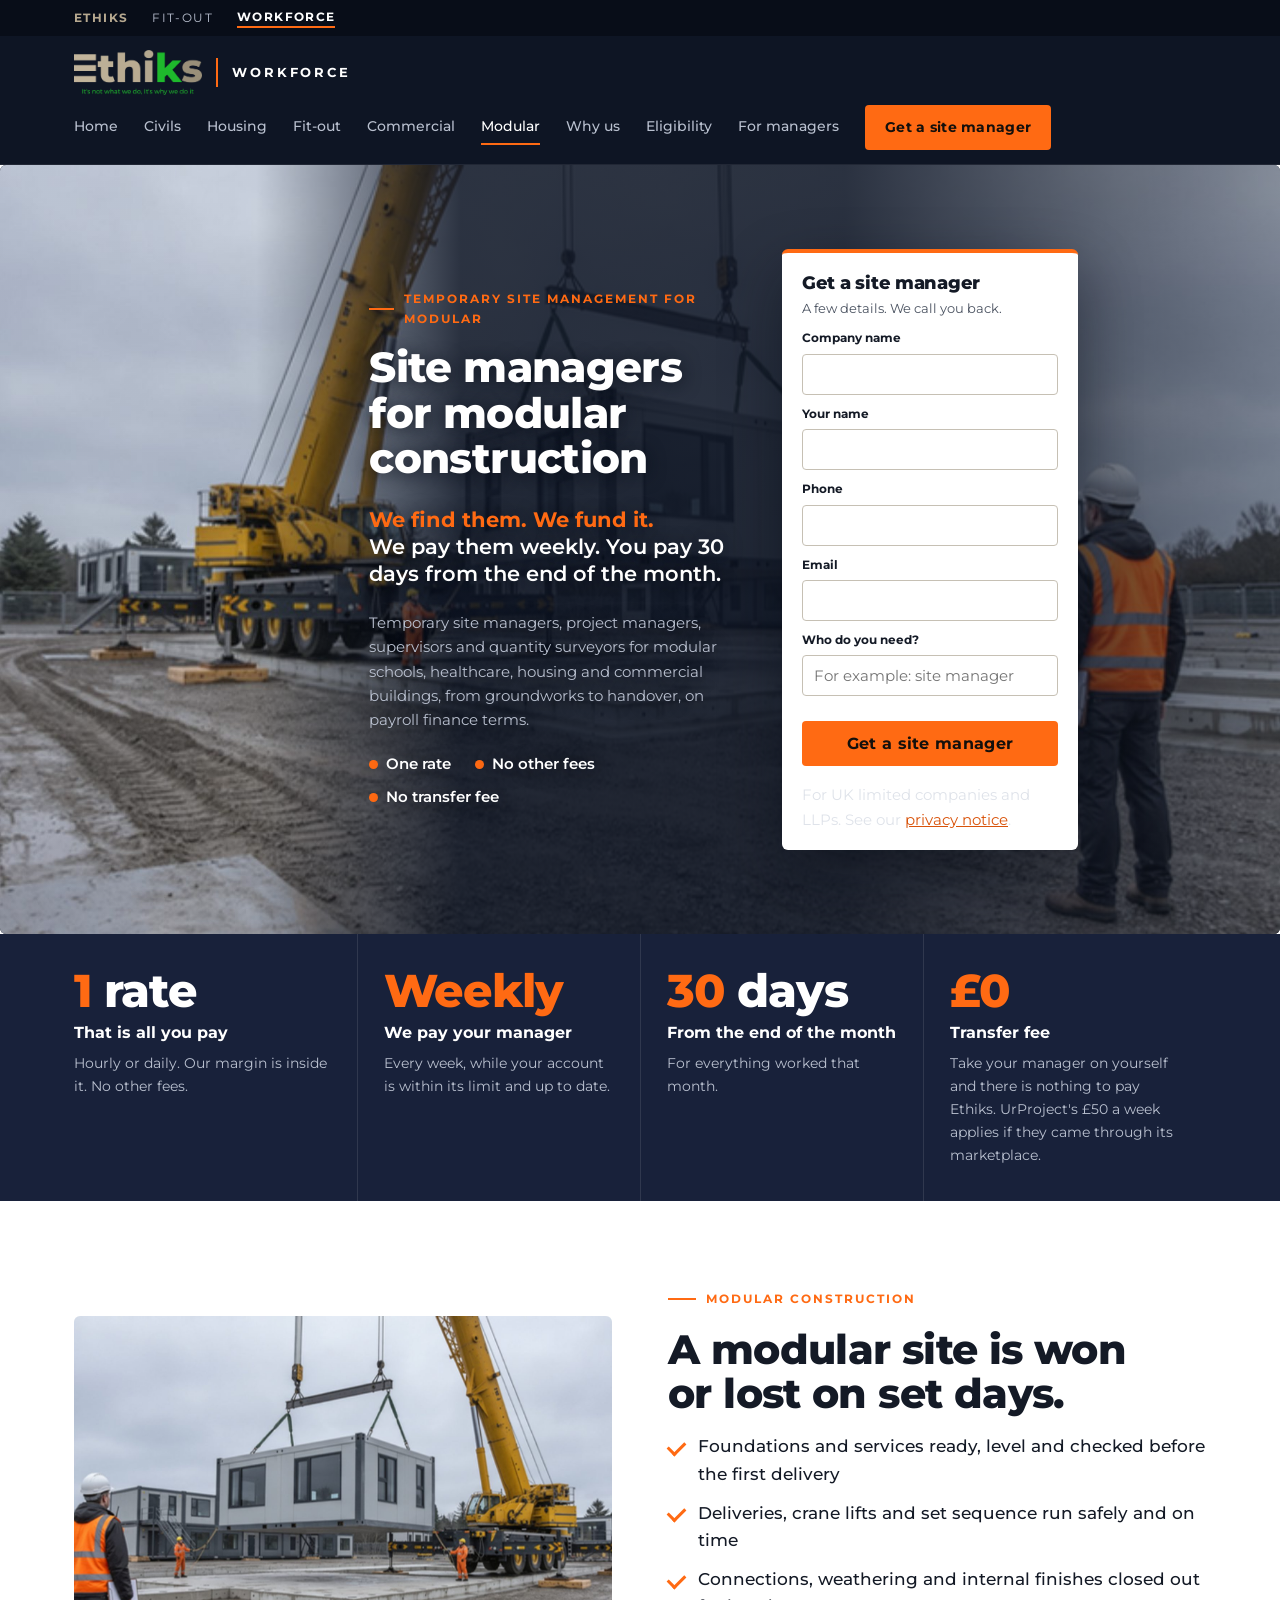
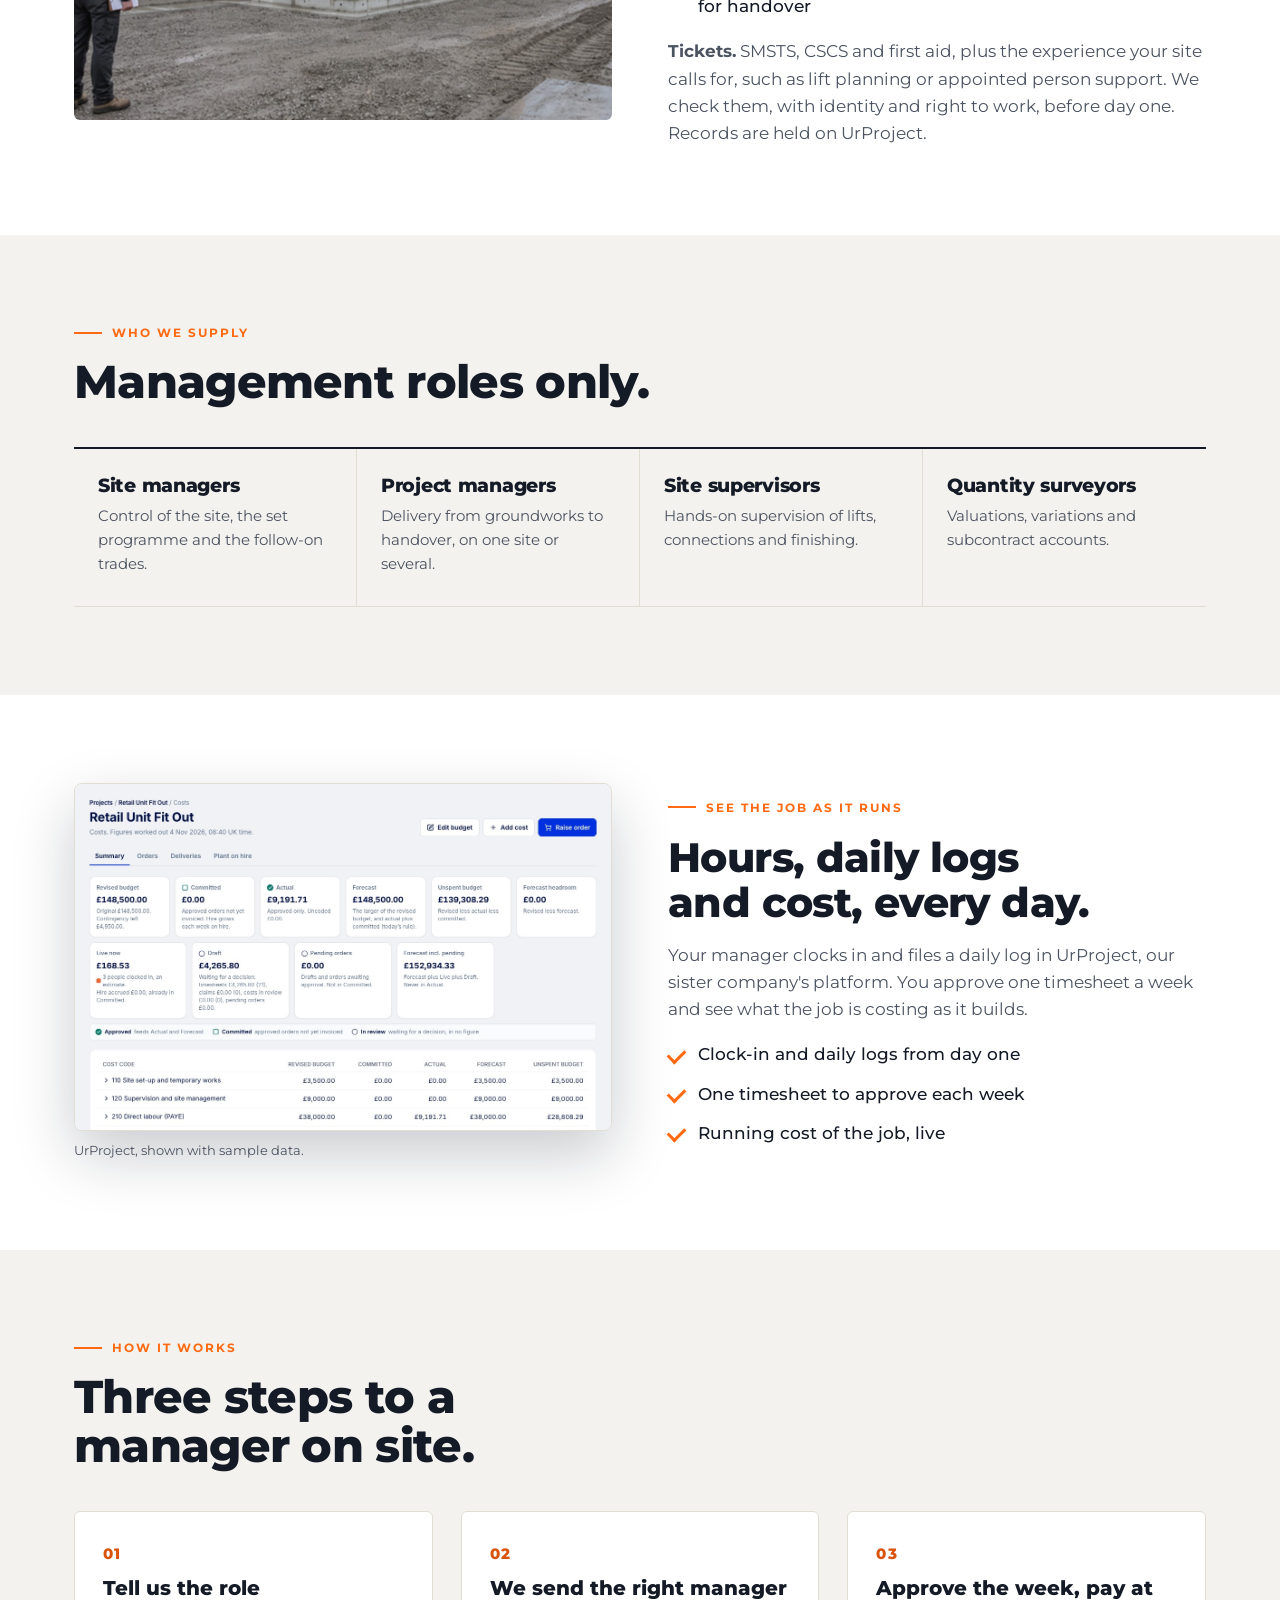
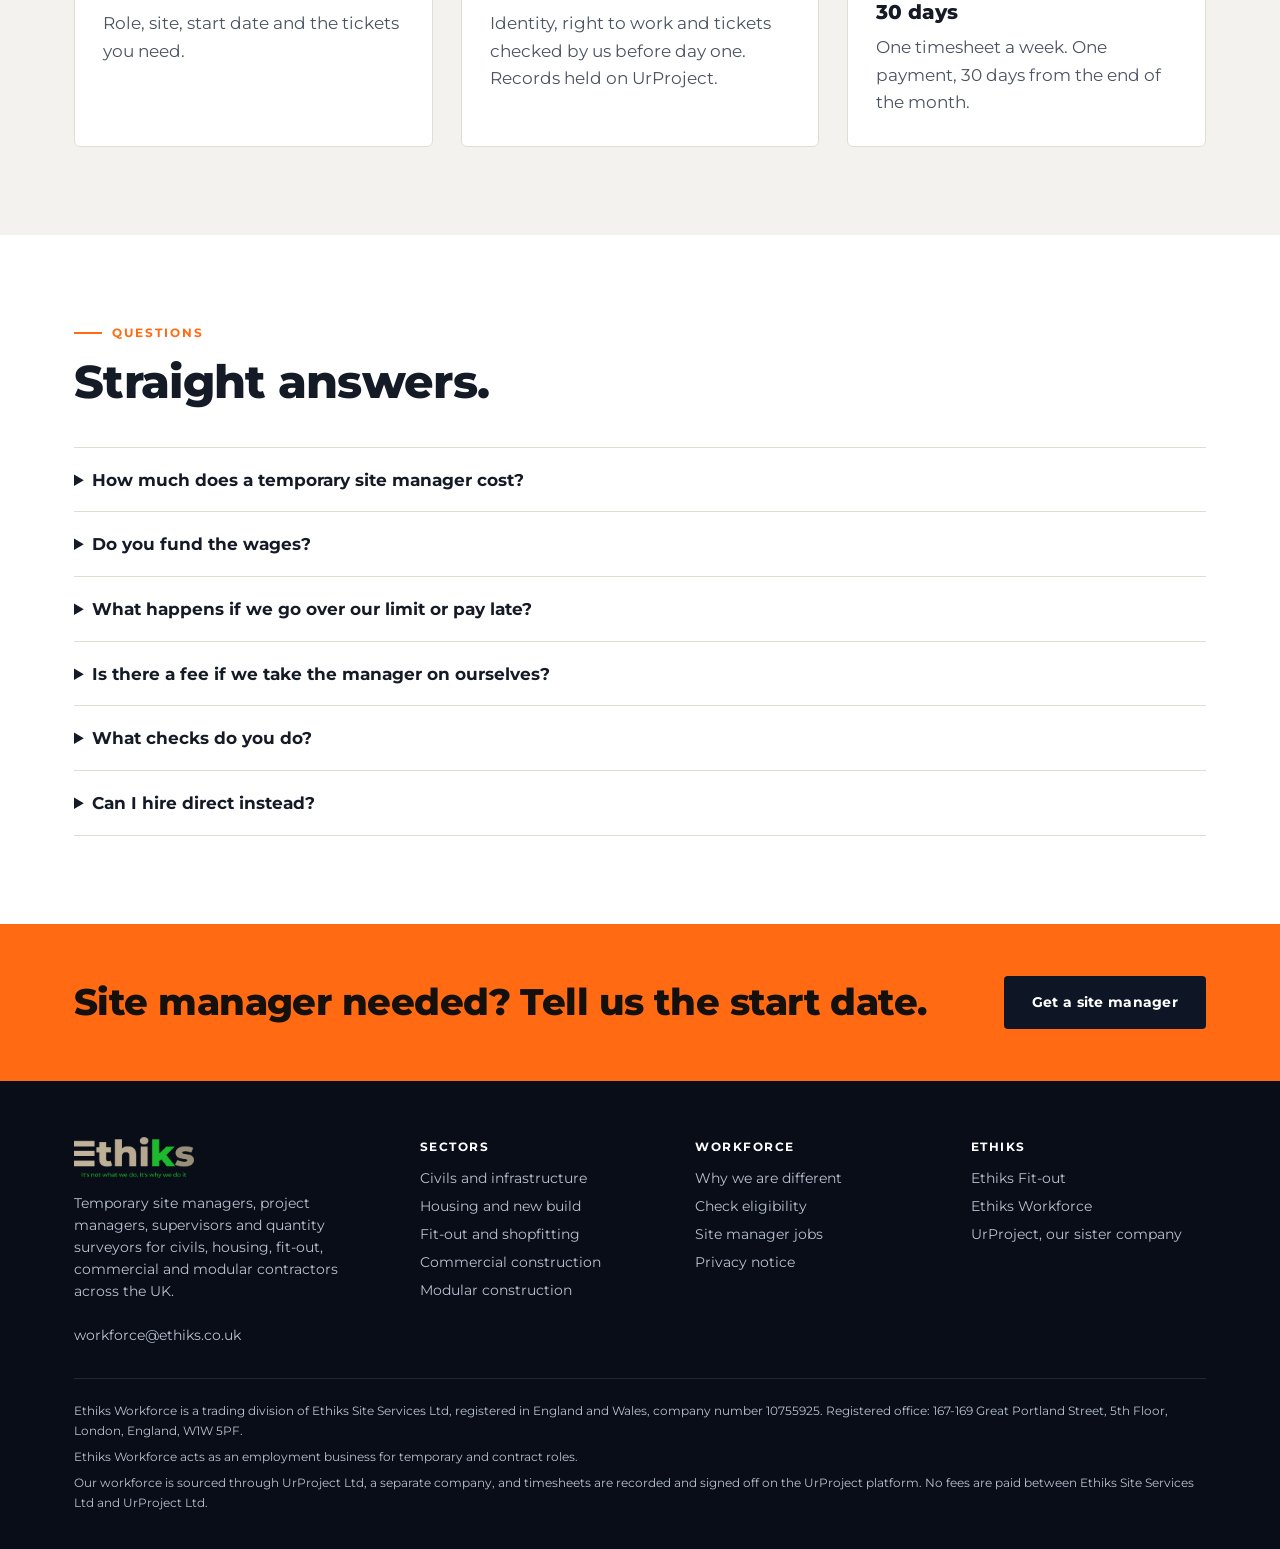
<file: modular.html>
<!doctype html>
<html lang="en-GB">
<head>
<meta charset="utf-8">
<meta name="viewport" content="width=device-width, initial-scale=1">
<title>Modular Construction Site Manager Recruitment | Ethiks Workforce</title>
<meta name="description" content="Temporary site managers, project managers, supervisors and quantity surveyors for modular construction sites. We pay them weekly. You pay 30 days from the end of the month.">
<link rel="canonical" href="https://www.ethiksworkforce.co.uk/modular.html">
<meta property="og:type" content="website">
<meta property="og:site_name" content="Ethiks Workforce">
<meta property="og:title" content="Modular Construction Site Manager Recruitment | Ethiks Workforce">
<meta property="og:description" content="Temporary site managers, project managers, supervisors and quantity surveyors for modular construction sites. We pay them weekly. You pay 30 days from the end of the month.">
<meta property="og:url" content="https://www.ethiksworkforce.co.uk/modular.html">
<meta property="og:image" content="https://www.ethiksworkforce.co.uk/assets/share.jpg">
<meta property="og:image:width" content="1200">
<meta property="og:image:height" content="630">
<meta name="twitter:card" content="summary_large_image">
<meta name="twitter:image" content="https://www.ethiksworkforce.co.uk/assets/share.jpg">
<link rel="preconnect" href="https://fonts.googleapis.com">
<link rel="preconnect" href="https://fonts.gstatic.com" crossorigin>
<link rel="stylesheet" href="https://fonts.googleapis.com/css2?family=Montserrat:wght@400;500;600;700;800&display=swap">
<link rel="stylesheet" href="/styles.css?v=36">
<link rel="icon" href="/assets/ethiks-logo.png">
<script type="application/ld+json">{"@context": "https://schema.org", "@type": "FAQPage", "mainEntity": [{"@type": "Question", "name": "How much does a temporary site manager cost?", "acceptedAnswer": {"@type": "Answer", "text": "You pay one rate, hourly or daily, agreed before the manager starts. It covers their pay, tax, National Insurance, holiday pay and our service. There are no other fees."}}, {"@type": "Question", "name": "Do you fund the wages?", "acceptedAnswer": {"@type": "Answer", "text": "Yes. We pay your site manager every week. You pay us 30 days from the end of the month, subject to an eligibility check, so the weekly wages do not come out of your cash flow. This runs while your account is within its agreed limit and paid up to date."}}, {"@type": "Question", "name": "What happens if we go over our limit or pay late?", "acceptedAnswer": {"@type": "Answer", "text": "We pause the supply until your account is back within its limit and up to date. We tell you before that happens. Your manager is still paid for the work they have already done."}}, {"@type": "Question", "name": "Is there a fee if we take the manager on ourselves?", "acceptedAnswer": {"@type": "Answer", "text": "No. Ethiks charges no transfer fee. If the manager was your own person and we were funding their pay, there is nothing to pay anyone. If they came through the UrProject marketplace, UrProject's standard charge of \u00a350 a week applies for as long as they work for you, with no margin on their hours. UrProject is our sister company and has its own monthly plan."}}, {"@type": "Question", "name": "What checks do you do?", "acceptedAnswer": {"@type": "Answer", "text": "Identity, right to work in the UK, and the tickets you ask for, such as SMSTS, CSCS and first aid, before the manager starts. We check them, and the records are held on UrProject."}}, {"@type": "Question", "name": "Can I hire direct instead?", "acceptedAnswer": {"@type": "Answer", "text": "Yes. Our sister company UrProject lets you hire and manage site people direct. Ethiks Workforce is for when you want the manager found, paid and invoiced for you."}}]}</script>
</head>
<body>
<a class="skip" href="#main">Skip to content</a>
<div class="group"><div class="in">
  <span class="lead">Ethiks</span>
  <a href="https://www.ethiks.co.uk" target="_blank" rel="noopener">Fit-out</a>
  <a class="here" href="/" aria-current="true">Workforce</a>
</div></div>
<header class="head"><div class="in">
  <a class="brand" href="/" aria-label="Ethiks Workforce home"><img src="/assets/ethiks-logo.png" alt="Ethiks" width="128" height="44"><span>Workforce</span></a>
  <button class="menu" type="button" aria-label="Menu" aria-expanded="false" aria-controls="nav"><span></span></button>
  <nav class="nav" id="nav" aria-label="Main"><a href="/">Home</a><a href="/civils.html">Civils</a><a href="/housing.html">Housing</a><a href="/fit-out.html">Fit-out</a><a href="/commercial.html">Commercial</a><a href="/modular.html" aria-current="page">Modular</a><a href="/#different">Why us</a><a href="/eligibility.html">Eligibility</a><a href="/site-manager-jobs.html">For managers</a><a class="btn" href="#request">Get a site manager</a></nav>
</div></header>
<section class="hero sector">
  <img class="bg" src="/assets/img/modular.jpg" alt="" width="2400" height="1350" fetchpriority="high">
  <div class="in">
    <div class="pitch">
      <span class="eyebrow">Temporary site management for modular</span>
      <h1>Site managers for modular construction</h1>
      <p class="line"><b>We find them. We fund it.</b><br>We pay them weekly. You pay 30 days from the end of the month.</p>
      <p class="sub">Temporary site managers, project managers, supervisors and quantity surveyors for modular schools, healthcare, housing and commercial buildings, from groundworks to handover, on payroll finance terms.</p>
      <ul class="ticks"><li>One rate</li><li>No other fees</li><li>No transfer fee</li></ul>
    </div>
    <form class="card mini" id="request" data-form="client" novalidate>
      <h2>Get a site manager</h2>
      <p class="lede">A few details. We call you back.</p>
      <input type="hidden" name="sector" value="Modular construction">
      <label>Company name<input id="c-company" name="company" autocomplete="organization" required></label>
      <label>Your name<input id="c-name" name="name" autocomplete="name" required></label>
      <label>Phone<input id="c-phone" name="phone" type="tel" autocomplete="tel" required></label>
      <label>Email<input id="c-email" name="email" type="email" autocomplete="email" required></label>
      <label>Who do you need?<input id="c-role" name="role" placeholder="For example: site manager"></label>
      <div class="go"><button class="btn" type="submit">Get a site manager</button></div>
      <p class="full small">For UK limited companies and LLPs. See our <a href="/privacy.html">privacy notice</a>.</p>
      <p class="full msg" role="status" hidden></p>
    </form>
  </div>
</section>
<main id="main">
<section class="terms" aria-label="Our terms"><div class="in">
  <div class="t"><span class="big"><em>1</em> rate</span><b>That is all you pay</b><span>Hourly or daily. Our margin is inside it. No other fees.</span></div>
  <div class="t"><span class="big"><em>Weekly</em></span><b>We pay your manager</b><span>Every week, while your account is within its limit and up to date.</span></div>
  <div class="t"><span class="big"><em>30</em> days</span><b>From the end of the month</b><span>For everything worked that month.</span></div>
  <div class="t"><span class="big"><em>£0</em></span><b>Transfer fee</b><span>Take your manager on yourself and there is nothing to pay Ethiks. UrProject's £50 a week applies if they came through its marketplace.</span></div>
</div></section>

<section class="sec"><div class="in split">
  <div class="photo"><img src="/assets/img/modular.jpg" alt="Site manager watching a crane set a modular unit on its foundations" width="2400" height="1350" loading="lazy"></div>
  <div class="copy">
    <span class="eyebrow">Modular construction</span>
    <h2>A modular site is won or lost on set days.</h2>
    
    <ul class="points"><li>Foundations and services ready, level and checked before the first delivery</li><li>Deliveries, crane lifts and set sequence run safely and on time</li><li>Connections, weathering and internal finishes closed out for handover</li></ul>
    <p><b>Tickets.</b> SMSTS, CSCS and first aid, plus the experience your site calls for, such as lift planning or appointed person support. We check them, with identity and right to work, before day one. Records are held on UrProject.</p>
  </div>
</div></section>

<section class="sec wash"><div class="in">
  <div class="shead"><span class="eyebrow">Who we supply</span><h2>Management roles only.</h2></div>
  <div class="roles"><div class="role"><h3>Site managers</h3><p>Control of the site, the set programme and the follow-on trades.</p></div><div class="role"><h3>Project managers</h3><p>Delivery from groundworks to handover, on one site or several.</p></div><div class="role"><h3>Site supervisors</h3><p>Hands-on supervision of lifts, connections and finishing.</p></div><div class="role"><h3>Quantity surveyors</h3><p>Valuations, variations and subcontract accounts.</p></div></div>
</div></section>

<section class="sec"><div class="in split rev">
  <div class="copy">
    <span class="eyebrow">See the job as it runs</span>
    <h2>Hours, daily logs and cost, every day.</h2>
    <p>Your manager clocks in and files a daily log in UrProject, our sister company's platform. You approve one timesheet a week and see what the job is costing as it builds.</p>
    <ul class="points"><li>Clock-in and daily logs from day one</li><li>One timesheet to approve each week</li><li>Running cost of the job, live</li></ul>
  </div>
  <div><div class="shot"><img src="/assets/img/project-costs.jpg" alt="UrProject project costs screen showing budget, committed and actual cost" width="1184" height="765" loading="lazy"></div><p class="cap">UrProject, shown with sample data.</p></div>
</div></section>

<section class="sec wash" id="how"><div class="in">
  <div class="shead"><span class="eyebrow">How it works</span><h2>Three steps to a manager on site.</h2></div>
  <ol class="steps">
    <li><b>Tell us the role</b><span>Role, site, start date and the tickets you need.</span></li>
    <li><b>We send the right manager</b><span>Identity, right to work and tickets checked by us before day one. Records held on UrProject.</span></li>
    <li><b>Approve the week, pay at 30 days</b><span>One timesheet a week. One payment, 30 days from the end of the month.</span></li>
  </ol>
</div></section>

<section class="sec"><div class="in">
  <div class="shead"><span class="eyebrow">Questions</span><h2>Straight answers.</h2></div>
  <div><details><summary>How much does a temporary site manager cost?</summary><p>You pay one rate, hourly or daily, agreed before the manager starts. It covers their pay, tax, National Insurance, holiday pay and our service. There are no other fees.</p></details><details><summary>Do you fund the wages?</summary><p>Yes. We pay your site manager every week. You pay us 30 days from the end of the month, subject to an eligibility check, so the weekly wages do not come out of your cash flow. This runs while your account is within its agreed limit and paid up to date.</p></details><details><summary>What happens if we go over our limit or pay late?</summary><p>We pause the supply until your account is back within its limit and up to date. We tell you before that happens. Your manager is still paid for the work they have already done.</p></details><details><summary>Is there a fee if we take the manager on ourselves?</summary><p>No. Ethiks charges no transfer fee. If the manager was your own person and we were funding their pay, there is nothing to pay anyone. If they came through the UrProject marketplace, UrProject's standard charge of £50 a week applies for as long as they work for you, with no margin on their hours. UrProject is our sister company and has its own monthly plan.</p></details><details><summary>What checks do you do?</summary><p>Identity, right to work in the UK, and the tickets you ask for, such as SMSTS, CSCS and first aid, before the manager starts. We check them, and the records are held on UrProject.</p></details><details><summary>Can I hire direct instead?</summary><p>Yes. Our sister company UrProject lets you hire and manage site people direct. Ethiks Workforce is for when you want the manager found, paid and invoiced for you.</p></details></div>
</div></section>

<section class="cta"><div class="in">
  <h2>Site manager needed? Tell us the start date.</h2>
  <a class="btn dark" href="#request">Get a site manager</a>
</div></section>
</main>
<footer>
  <div class="in">
    <div><img src="/assets/ethiks-logo.png" alt="Ethiks" width="120" height="42">Temporary site managers, project managers, supervisors and quantity surveyors for civils, housing, fit-out, commercial and modular contractors across the UK.<br><br>workforce@ethiks.co.uk</div>
    <div><b>Sectors</b><ul><li><a href="/civils.html">Civils and infrastructure</a></li><li><a href="/housing.html">Housing and new build</a></li><li><a href="/fit-out.html">Fit-out and shopfitting</a></li><li><a href="/commercial.html">Commercial construction</a></li><li><a href="/modular.html">Modular construction</a></li></ul></div>
    <div><b>Workforce</b><ul><li><a href="/#different">Why we are different</a></li><li><a href="/eligibility.html">Check eligibility</a></li><li><a href="/site-manager-jobs.html">Site manager jobs</a></li><li><a href="/privacy.html">Privacy notice</a></li></ul></div>
    <div><b>Ethiks</b><ul><li><a href="https://www.ethiks.co.uk">Ethiks Fit-out</a></li><li><a href="/">Ethiks Workforce</a></li><li><a href="https://www.urproject.co.uk">UrProject, our sister company</a></li></ul></div>
    <div class="legal">
      <span>Ethiks Workforce is a trading division of Ethiks Site Services Ltd, registered in England and Wales, company number 10755925. Registered office: 167-169 Great Portland Street, 5th Floor, London, England, W1W 5PF.</span>
      <span>Ethiks Workforce acts as an employment business for temporary and contract roles.</span>
      <span>Our workforce is sourced through UrProject Ltd, a separate company, and timesheets are recorded and signed off on the UrProject platform. No fees are paid between Ethiks Site Services Ltd and UrProject Ltd.</span>
    </div>
  </div>
</footer>
<script src="/main.js?v=36" defer></script>
<!-- Cloudflare Web Analytics --><script defer src="https://static.cloudflareinsights.com/beacon.min.js" data-cf-beacon='{"token": "68c5232d47f146d890cbed87a04a1ec7"}'></script>
</body>
</html>
</file>
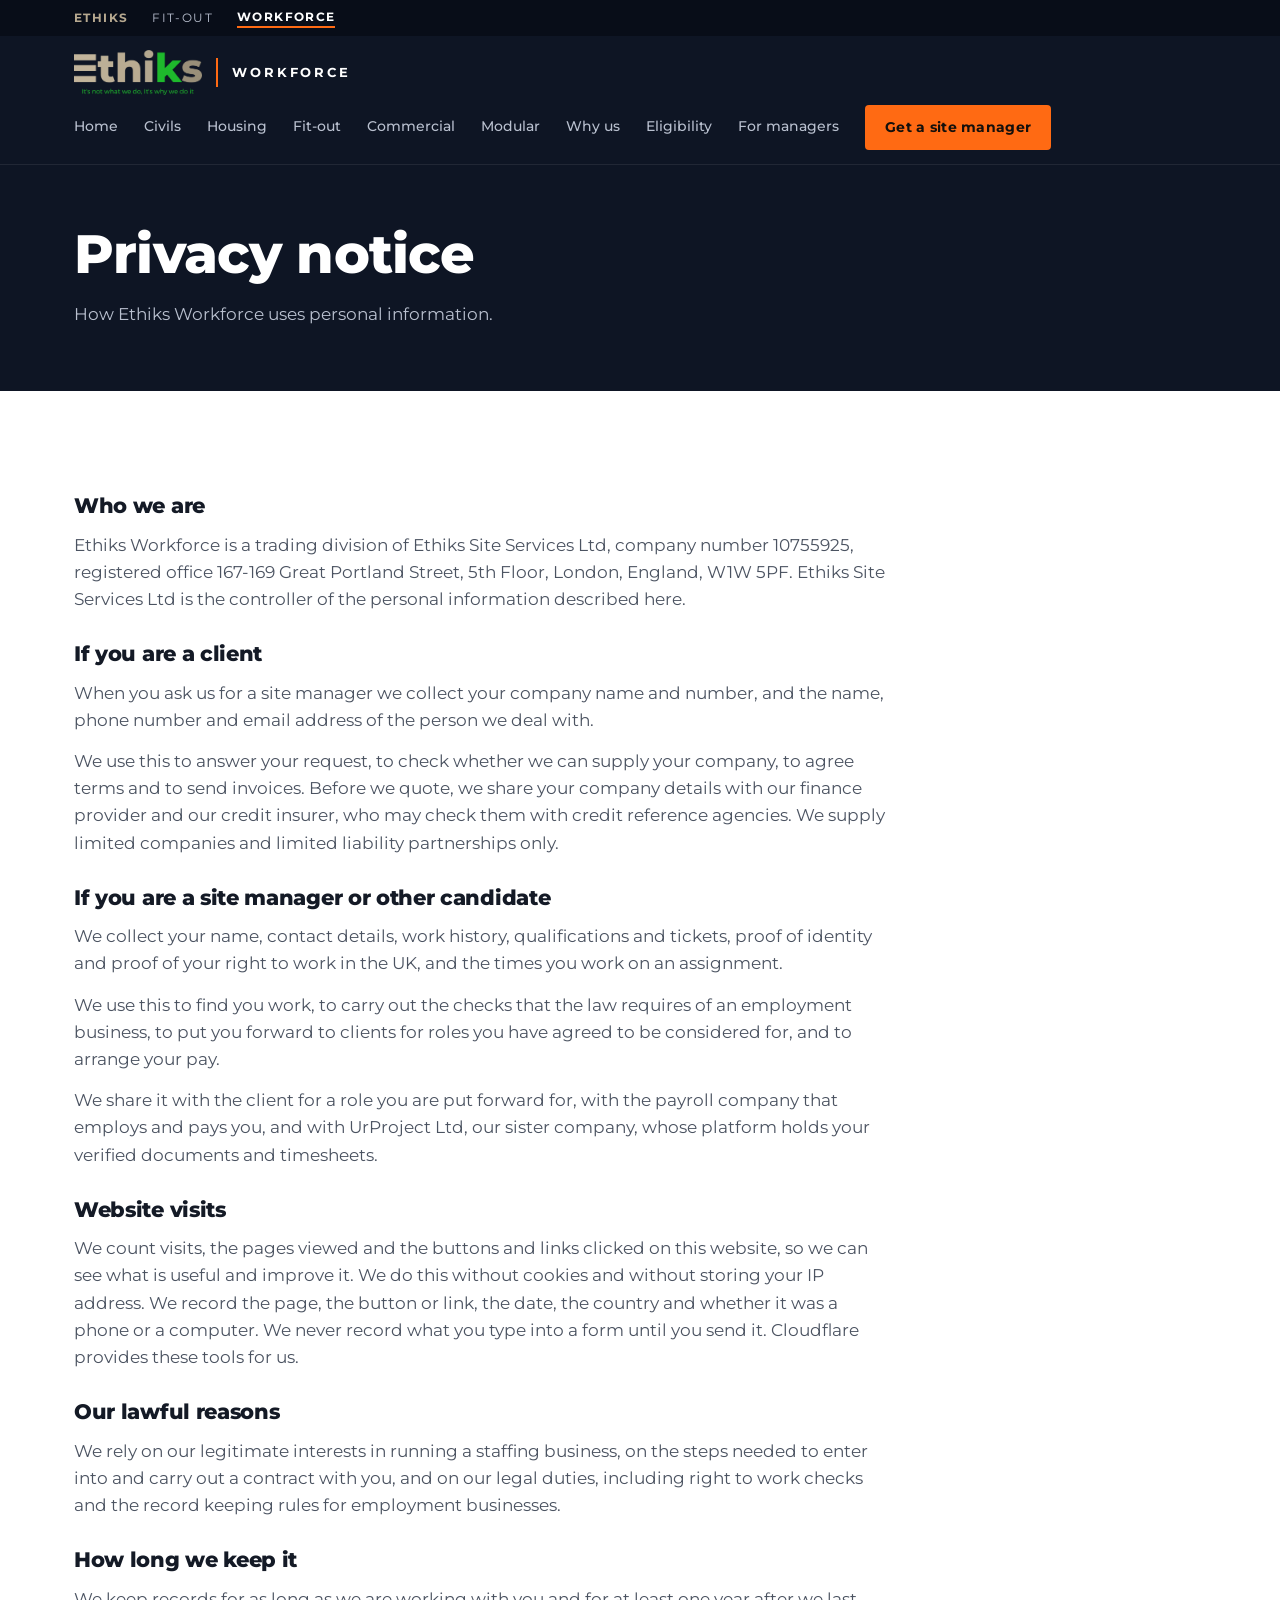
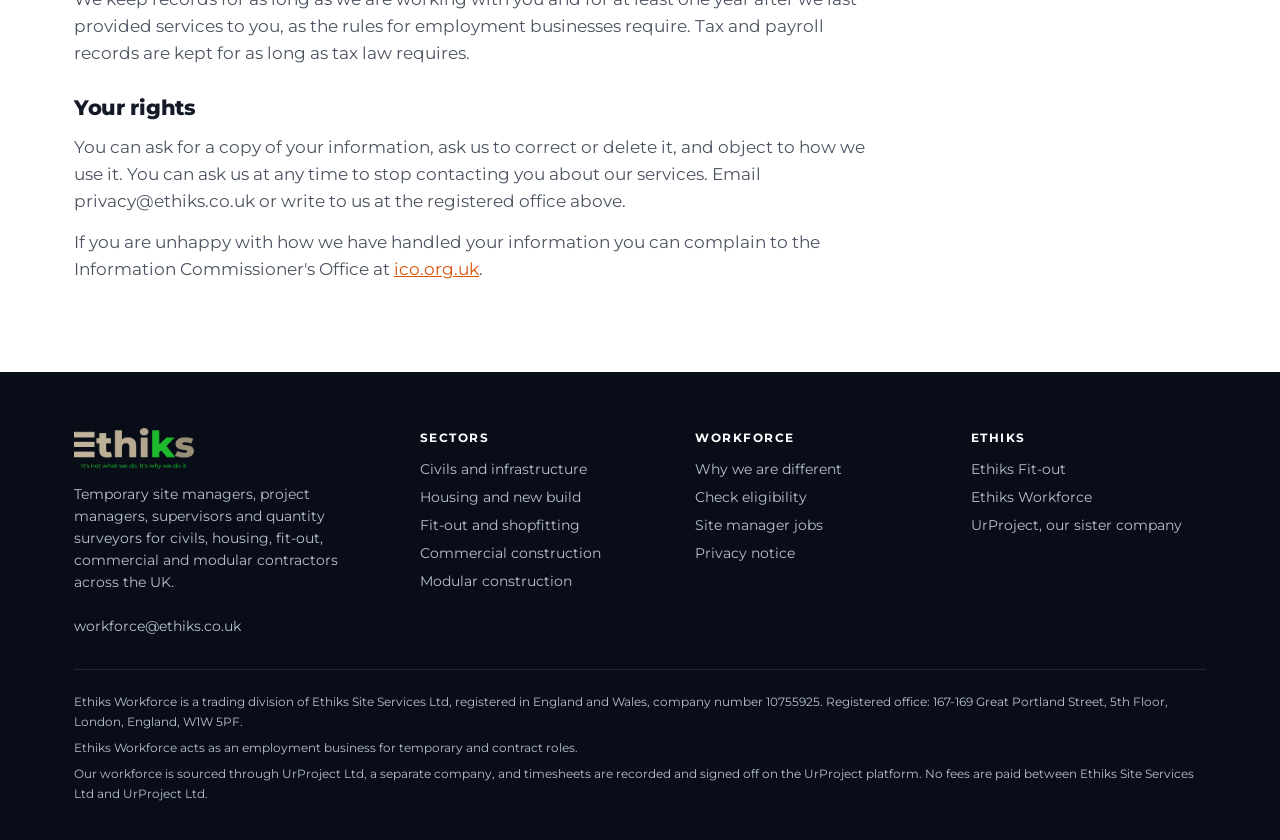
<file: privacy.html>
<!doctype html>
<html lang="en-GB">
<head>
<meta charset="utf-8">
<meta name="viewport" content="width=device-width, initial-scale=1">
<title>Privacy notice | Ethiks Workforce</title>
<meta name="description" content="How Ethiks Workforce, a trading division of Ethiks Site Services Ltd, uses personal information about clients and candidates.">
<link rel="canonical" href="https://www.ethiksworkforce.co.uk/privacy.html">
<meta property="og:type" content="website">
<meta property="og:site_name" content="Ethiks Workforce">
<meta property="og:title" content="Privacy notice | Ethiks Workforce">
<meta property="og:description" content="How Ethiks Workforce, a trading division of Ethiks Site Services Ltd, uses personal information about clients and candidates.">
<meta property="og:url" content="https://www.ethiksworkforce.co.uk/privacy.html">
<meta property="og:image" content="https://www.ethiksworkforce.co.uk/assets/share.jpg">
<meta property="og:image:width" content="1200">
<meta property="og:image:height" content="630">
<meta name="twitter:card" content="summary_large_image">
<meta name="twitter:image" content="https://www.ethiksworkforce.co.uk/assets/share.jpg">
<link rel="preconnect" href="https://fonts.googleapis.com">
<link rel="preconnect" href="https://fonts.gstatic.com" crossorigin>
<link rel="stylesheet" href="https://fonts.googleapis.com/css2?family=Montserrat:wght@400;500;600;700;800&display=swap">
<link rel="stylesheet" href="/styles.css?v=36">
<link rel="icon" href="/assets/ethiks-logo.png">
</head>
<body>
<a class="skip" href="#main">Skip to content</a>
<div class="group"><div class="in">
  <span class="lead">Ethiks</span>
  <a href="https://www.ethiks.co.uk" target="_blank" rel="noopener">Fit-out</a>
  <a class="here" href="/" aria-current="true">Workforce</a>
</div></div>
<header class="head"><div class="in">
  <a class="brand" href="/" aria-label="Ethiks Workforce home"><img src="/assets/ethiks-logo.png" alt="Ethiks" width="128" height="44"><span>Workforce</span></a>
  <button class="menu" type="button" aria-label="Menu" aria-expanded="false" aria-controls="nav"><span></span></button>
  <nav class="nav" id="nav" aria-label="Main"><a href="/">Home</a><a href="/civils.html">Civils</a><a href="/housing.html">Housing</a><a href="/fit-out.html">Fit-out</a><a href="/commercial.html">Commercial</a><a href="/modular.html">Modular</a><a href="/#different">Why us</a><a href="/eligibility.html">Eligibility</a><a href="/site-manager-jobs.html">For managers</a><a class="btn" href="#request">Get a site manager</a></nav>
</div></header>
<div class="pagehead"><div class="in"><h1>Privacy notice</h1><p>How Ethiks Workforce uses personal information.</p></div></div>
<main id="main">
<section class="sec"><div class="in"><div class="prose">
  <h2>Who we are</h2>
  <p>Ethiks Workforce is a trading division of Ethiks Site Services Ltd, company number 10755925, registered office 167-169 Great Portland Street, 5th Floor, London, England, W1W 5PF. Ethiks Site Services Ltd is the controller of the personal information described here.</p>
  <h2>If you are a client</h2>
  <p>When you ask us for a site manager we collect your company name and number, and the name, phone number and email address of the person we deal with.</p>
  <p>We use this to answer your request, to check whether we can supply your company, to agree terms and to send invoices. Before we quote, we share your company details with our finance provider and our credit insurer, who may check them with credit reference agencies. We supply limited companies and limited liability partnerships only.</p>
  <h2>If you are a site manager or other candidate</h2>
  <p>We collect your name, contact details, work history, qualifications and tickets, proof of identity and proof of your right to work in the UK, and the times you work on an assignment.</p>
  <p>We use this to find you work, to carry out the checks that the law requires of an employment business, to put you forward to clients for roles you have agreed to be considered for, and to arrange your pay.</p>
  <p>We share it with the client for a role you are put forward for, with the payroll company that employs and pays you, and with UrProject Ltd, our sister company, whose platform holds your verified documents and timesheets.</p>
  <h2>Website visits</h2>
  <p>We count visits, the pages viewed and the buttons and links clicked on this website, so we can see what is useful and improve it. We do this without cookies and without storing your IP address. We record the page, the button or link, the date, the country and whether it was a phone or a computer. We never record what you type into a form until you send it. Cloudflare provides these tools for us.</p>
  <h2>Our lawful reasons</h2>
  <p>We rely on our legitimate interests in running a staffing business, on the steps needed to enter into and carry out a contract with you, and on our legal duties, including right to work checks and the record keeping rules for employment businesses.</p>
  <h2>How long we keep it</h2>
  <p>We keep records for as long as we are working with you and for at least one year after we last provided services to you, as the rules for employment businesses require. Tax and payroll records are kept for as long as tax law requires.</p>
  <h2>Your rights</h2>
  <p>You can ask for a copy of your information, ask us to correct or delete it, and object to how we use it. You can ask us at any time to stop contacting you about our services. Email privacy@ethiks.co.uk or write to us at the registered office above.</p>
  <p>If you are unhappy with how we have handled your information you can complain to the Information Commissioner's Office at <a href="https://ico.org.uk">ico.org.uk</a>.</p>
</div></div></section>
</main>
<footer>
  <div class="in">
    <div><img src="/assets/ethiks-logo.png" alt="Ethiks" width="120" height="42">Temporary site managers, project managers, supervisors and quantity surveyors for civils, housing, fit-out, commercial and modular contractors across the UK.<br><br>workforce@ethiks.co.uk</div>
    <div><b>Sectors</b><ul><li><a href="/civils.html">Civils and infrastructure</a></li><li><a href="/housing.html">Housing and new build</a></li><li><a href="/fit-out.html">Fit-out and shopfitting</a></li><li><a href="/commercial.html">Commercial construction</a></li><li><a href="/modular.html">Modular construction</a></li></ul></div>
    <div><b>Workforce</b><ul><li><a href="/#different">Why we are different</a></li><li><a href="/eligibility.html">Check eligibility</a></li><li><a href="/site-manager-jobs.html">Site manager jobs</a></li><li><a href="/privacy.html">Privacy notice</a></li></ul></div>
    <div><b>Ethiks</b><ul><li><a href="https://www.ethiks.co.uk">Ethiks Fit-out</a></li><li><a href="/">Ethiks Workforce</a></li><li><a href="https://www.urproject.co.uk">UrProject, our sister company</a></li></ul></div>
    <div class="legal">
      <span>Ethiks Workforce is a trading division of Ethiks Site Services Ltd, registered in England and Wales, company number 10755925. Registered office: 167-169 Great Portland Street, 5th Floor, London, England, W1W 5PF.</span>
      <span>Ethiks Workforce acts as an employment business for temporary and contract roles.</span>
      <span>Our workforce is sourced through UrProject Ltd, a separate company, and timesheets are recorded and signed off on the UrProject platform. No fees are paid between Ethiks Site Services Ltd and UrProject Ltd.</span>
    </div>
  </div>
</footer>
<script src="/main.js?v=36" defer></script>
<!-- Cloudflare Web Analytics --><script defer src="https://static.cloudflareinsights.com/beacon.min.js" data-cf-beacon='{"token": "68c5232d47f146d890cbed87a04a1ec7"}'></script>
</body>
</html>
</file>
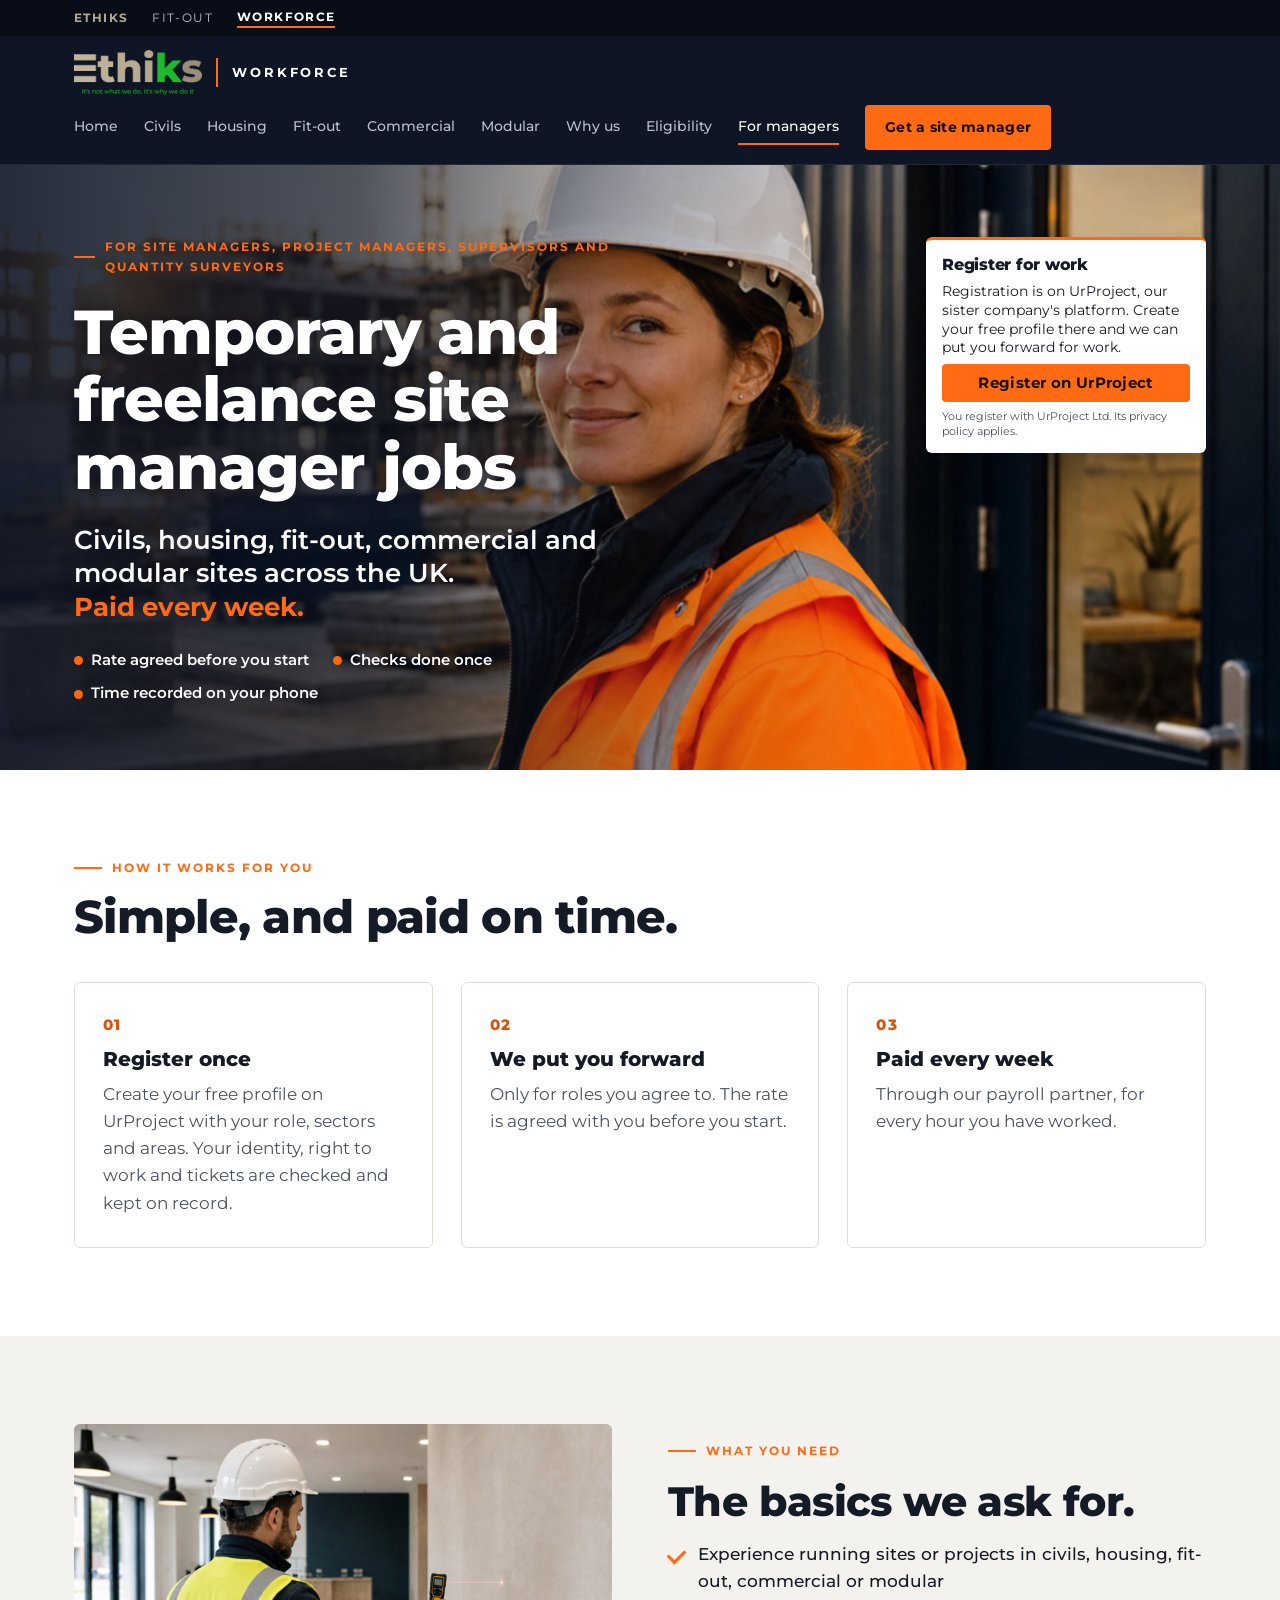
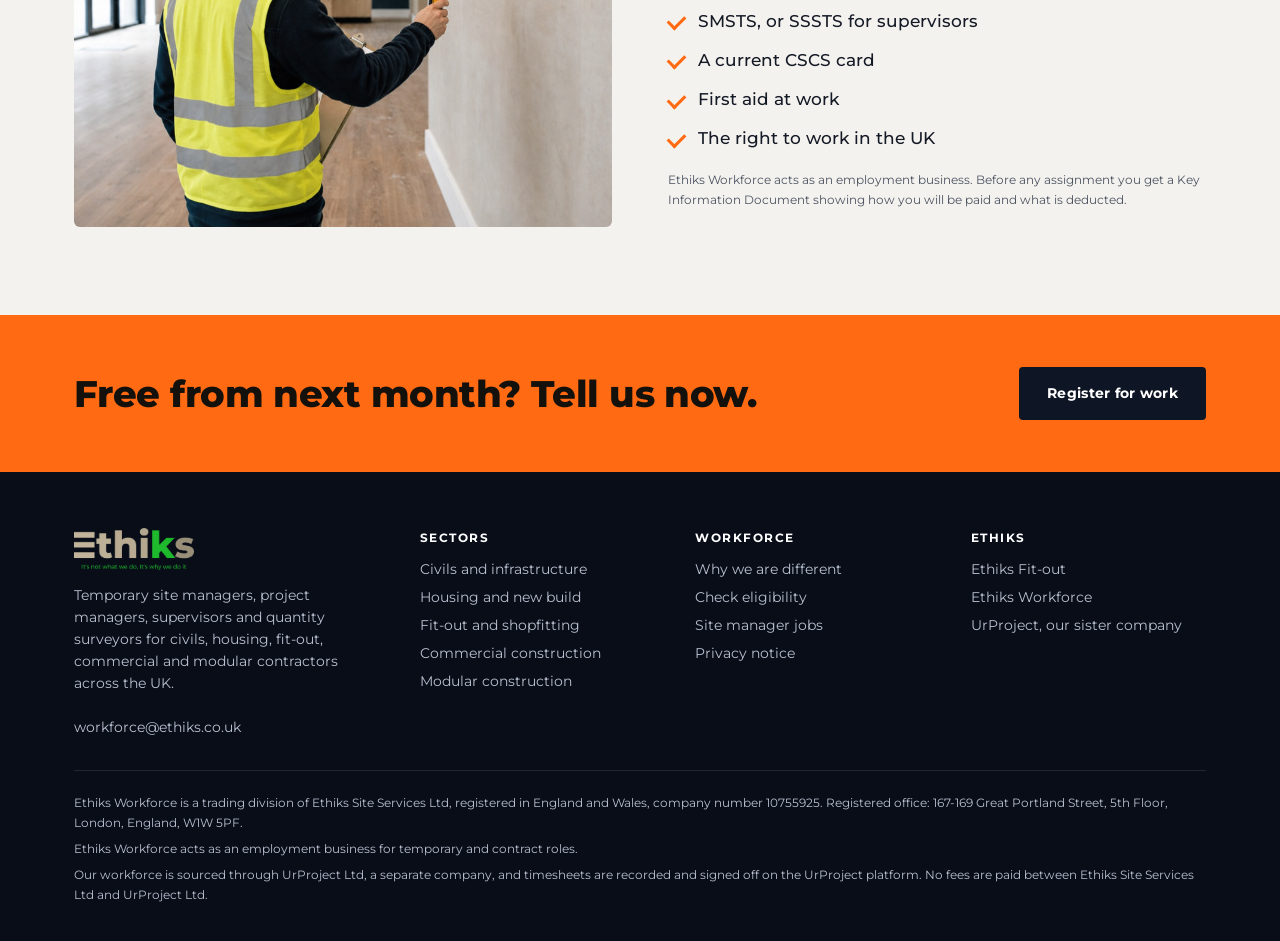
<file: site-manager-jobs.html>
<!doctype html>
<html lang="en-GB">
<head>
<meta charset="utf-8">
<meta name="viewport" content="width=device-width, initial-scale=1">
<title>Site Manager Jobs | Temporary & Freelance | Ethiks</title>
<meta name="description" content="Temporary and freelance site manager jobs with UK construction and fit-out contractors. Paid weekly through an umbrella company. Register in minutes.">
<link rel="canonical" href="https://www.ethiksworkforce.co.uk/site-manager-jobs.html">
<meta property="og:type" content="website">
<meta property="og:site_name" content="Ethiks Workforce">
<meta property="og:title" content="Site Manager Jobs | Temporary & Freelance | Ethiks">
<meta property="og:description" content="Temporary and freelance site manager jobs with UK construction and fit-out contractors. Paid weekly through an umbrella company. Register in minutes.">
<meta property="og:url" content="https://www.ethiksworkforce.co.uk/site-manager-jobs.html">
<meta property="og:image" content="https://www.ethiksworkforce.co.uk/assets/share.jpg">
<meta property="og:image:width" content="1200">
<meta property="og:image:height" content="630">
<meta name="twitter:card" content="summary_large_image">
<meta name="twitter:image" content="https://www.ethiksworkforce.co.uk/assets/share.jpg">
<link rel="preconnect" href="https://fonts.googleapis.com">
<link rel="preconnect" href="https://fonts.gstatic.com" crossorigin>
<link rel="stylesheet" href="https://fonts.googleapis.com/css2?family=Montserrat:wght@400;500;600;700;800&display=swap">
<link rel="stylesheet" href="/styles.css?v=36">
<link rel="icon" href="/assets/ethiks-logo.png">
</head>
<body>
<a class="skip" href="#main">Skip to content</a>
<div class="group"><div class="in">
  <span class="lead">Ethiks</span>
  <a href="https://www.ethiks.co.uk" target="_blank" rel="noopener">Fit-out</a>
  <a class="here" href="/" aria-current="true">Workforce</a>
</div></div>
<header class="head"><div class="in">
  <a class="brand" href="/" aria-label="Ethiks Workforce home"><img src="/assets/ethiks-logo.png" alt="Ethiks" width="128" height="44"><span>Workforce</span></a>
  <button class="menu" type="button" aria-label="Menu" aria-expanded="false" aria-controls="nav"><span></span></button>
  <nav class="nav" id="nav" aria-label="Main"><a href="/">Home</a><a href="/civils.html">Civils</a><a href="/housing.html">Housing</a><a href="/fit-out.html">Fit-out</a><a href="/commercial.html">Commercial</a><a href="/modular.html">Modular</a><a href="/#different">Why us</a><a href="/eligibility.html">Eligibility</a><a href="/site-manager-jobs.html" aria-current="page">For managers</a><a class="btn" href="#request">Get a site manager</a></nav>
</div></header>
<section class="hero">
  <img class="bg" src="/assets/img/manager-portrait.jpg" alt="" width="1800" height="1391" fetchpriority="high">
  <div class="in">
    <div class="pitch">
      <span class="eyebrow">For site managers, project managers, supervisors and quantity surveyors</span>
      <h1>Temporary and freelance site manager jobs</h1>
      <p class="line">Civils, housing, fit-out, commercial and modular sites across the UK.<br><b>Paid every week.</b></p>
      <ul class="ticks"><li>Rate agreed before you start</li><li>Checks done once</li><li>Time recorded on your phone</li></ul>
    </div>
    <form class="card mini tiny" id="request" action="https://www.urproject.co.uk/signup/workforce" method="get">
      <h2>Register for work</h2>
      <p class="small" style="font-size:0.86rem;color:var(--ink)">Registration is on UrProject, our sister company's platform. Create your free profile there and we can put you forward for work.</p>
      <input type="hidden" name="utm_source" value="ethiks-workforce">
      <input type="hidden" name="utm_medium" value="referral">
      <div class="go"><button class="btn" type="submit">Register on UrProject</button></div>
      <p class="small">You register with UrProject Ltd. Its privacy policy applies.</p>
    </form>
  </div>
</section>
<main id="main">
<section class="sec"><div class="in">
  <div class="shead"><span class="eyebrow">How it works for you</span><h2>Simple, and paid on time.</h2></div>
  <ol class="steps">
    <li><b>Register once</b><span>Create your free profile on UrProject with your role, sectors and areas. Your identity, right to work and tickets are checked and kept on record.</span></li>
    <li><b>We put you forward</b><span>Only for roles you agree to. The rate is agreed with you before you start.</span></li>
    <li><b>Paid every week</b><span>Through our payroll partner, for every hour you have worked.</span></li>
  </ol>
</div></section>
<section class="sec wash"><div class="in split">
  <div class="photo"><img src="/assets/img/quantity-surveyor.jpg" alt="Surveyor in hard hat and hi-vis measuring a wall on a fit-out" width="1800" height="1391" loading="lazy"></div>
  <div class="copy">
    <span class="eyebrow">What you need</span>
    <h2>The basics we ask for.</h2>
    <ul class="points"><li>Experience running sites or projects in civils, housing, fit-out, commercial or modular</li><li>SMSTS, or SSSTS for supervisors</li><li>A current CSCS card</li><li>First aid at work</li><li>The right to work in the UK</li></ul>
    <p class="small">Ethiks Workforce acts as an employment business. Before any assignment you get a Key Information Document showing how you will be paid and what is deducted.</p>
  </div>
</div></section>
<section class="cta"><div class="in"><h2>Free from next month? Tell us now.</h2><a class="btn dark" href="#request">Register for work</a></div></section>
</main>
<footer>
  <div class="in">
    <div><img src="/assets/ethiks-logo.png" alt="Ethiks" width="120" height="42">Temporary site managers, project managers, supervisors and quantity surveyors for civils, housing, fit-out, commercial and modular contractors across the UK.<br><br>workforce@ethiks.co.uk</div>
    <div><b>Sectors</b><ul><li><a href="/civils.html">Civils and infrastructure</a></li><li><a href="/housing.html">Housing and new build</a></li><li><a href="/fit-out.html">Fit-out and shopfitting</a></li><li><a href="/commercial.html">Commercial construction</a></li><li><a href="/modular.html">Modular construction</a></li></ul></div>
    <div><b>Workforce</b><ul><li><a href="/#different">Why we are different</a></li><li><a href="/eligibility.html">Check eligibility</a></li><li><a href="/site-manager-jobs.html">Site manager jobs</a></li><li><a href="/privacy.html">Privacy notice</a></li></ul></div>
    <div><b>Ethiks</b><ul><li><a href="https://www.ethiks.co.uk">Ethiks Fit-out</a></li><li><a href="/">Ethiks Workforce</a></li><li><a href="https://www.urproject.co.uk">UrProject, our sister company</a></li></ul></div>
    <div class="legal">
      <span>Ethiks Workforce is a trading division of Ethiks Site Services Ltd, registered in England and Wales, company number 10755925. Registered office: 167-169 Great Portland Street, 5th Floor, London, England, W1W 5PF.</span>
      <span>Ethiks Workforce acts as an employment business for temporary and contract roles.</span>
      <span>Our workforce is sourced through UrProject Ltd, a separate company, and timesheets are recorded and signed off on the UrProject platform. No fees are paid between Ethiks Site Services Ltd and UrProject Ltd.</span>
    </div>
  </div>
</footer>
<script src="/main.js?v=36" defer></script>
<!-- Cloudflare Web Analytics --><script defer src="https://static.cloudflareinsights.com/beacon.min.js" data-cf-beacon='{"token": "68c5232d47f146d890cbed87a04a1ec7"}'></script>
</body>
</html>
</file>
<file: styles.css>
/* Ethiks Workforce. Ethiks wordmark and stone kept; Workforce has its own hi-vis orange accent and deep navy. */
:root {
  --navy: #0e1524; --navy-2: #18213a; --navy-3: #25304f;
  --orange: #ff6a13; --orange-dark: #d9530a; --stone: #b7a990; --stone-dark: #6f634e; --green: #1eb82c;
  --ink: #141a26; --text: #4b5361; --paper: #ffffff; --wash: #f4f2ee; --rule: #e2ddd3;
  --on-navy: #f6f7f9; --on-navy-2: #b9c0cf;
  --font: "Montserrat", Arial, Helvetica, sans-serif;
  --wrap: 1180px;
}
* { box-sizing: border-box; }
html { scroll-behavior: smooth; }
@media (prefers-reduced-motion: reduce) { html { scroll-behavior: auto; } * { transition: none !important; } }
body { margin: 0; background: var(--paper); color: var(--text); font-family: var(--font); font-size: 17px; line-height: 1.6; }
img { max-width: 100%; height: auto; display: block; }
.in { max-width: var(--wrap); margin: 0 auto; padding: 0 24px; }
h1, h2, h3 { margin: 0; line-height: 1.08; text-wrap: balance; color: var(--ink); letter-spacing: -0.015em; }
p { margin: 0; }
a { color: var(--orange-dark); }
:focus-visible { outline: 3px solid var(--orange); outline-offset: 3px; }
.skip { position: absolute; left: -9999px; }
.skip:focus { left: 12px; top: 12px; background: #fff; color: #000; padding: 10px 14px; z-index: 50; }

/* brand strip: one Ethiks, two arms */
.group { background: #080d18; color: var(--on-navy-2); font-size: 0.72rem; letter-spacing: 0.12em; text-transform: uppercase; }
.group .in { display: flex; flex-wrap: wrap; gap: 4px 24px; align-items: center; padding-top: 8px; padding-bottom: 8px; }
.group a { color: var(--on-navy-2); text-decoration: none; }
.group a:hover { color: #fff; }
.group .lead { color: var(--stone); font-weight: 700; }
.group .here { color: #fff; font-weight: 700; box-shadow: inset 0 -2px 0 var(--orange); padding-bottom: 2px; }

/* header */
.head { background: var(--navy); position: sticky; top: 0; z-index: 30; border-bottom: 1px solid rgba(255,255,255,0.08); }
.head .in { display: flex; flex-wrap: wrap; align-items: center; justify-content: space-between; gap: 10px 28px; padding-top: 14px; padding-bottom: 14px; }
.brand { display: flex; align-items: center; gap: 14px; text-decoration: none; }
.brand img { width: 128px; }
.brand span { color: #fff; font-weight: 700; font-size: 0.82rem; letter-spacing: 0.22em; text-transform: uppercase; border-left: 2px solid var(--orange); padding: 4px 0 4px 14px; }
.nav { display: flex; flex-wrap: wrap; align-items: center; gap: 6px 26px; font-size: 0.86rem; font-weight: 500; }
.nav a { color: var(--on-navy-2); text-decoration: none; padding: 6px 0; border-bottom: 2px solid transparent; }
.nav a:hover { color: #fff; }
.nav a[aria-current="page"] { color: #fff; border-bottom-color: var(--orange); }
.nav .btn { color: #14100c; padding: 11px 20px; border-bottom: 0; }

.btn { display: inline-block; background: var(--orange); color: #14100c; font-weight: 700; font-size: 0.9rem; letter-spacing: 0.02em; text-decoration: none; padding: 15px 28px; border: 0; border-radius: 4px; cursor: pointer; font-family: var(--font); transition: background 0.15s ease, transform 0.15s ease; }
.btn:hover { background: #ff8236; transform: translateY(-1px); }
.btn.line { background: transparent; color: #fff; box-shadow: inset 0 0 0 2px rgba(255,255,255,0.55); }
.btn.line:hover { background: rgba(255,255,255,0.1); }
.btn.dark { background: var(--navy); color: #fff; }
.btn.dark:hover { background: var(--navy-3); }

/* hero */
.hero { position: relative; background: var(--navy); color: var(--on-navy); isolation: isolate; overflow: hidden; }
.hero > img.bg { position: absolute; inset: 0; width: 100%; height: 100%; object-fit: cover; object-position: 70% center; z-index: -2; }
.hero::before { content: ""; position: absolute; inset: 0; z-index: -1; background: linear-gradient(90deg, rgba(14,21,36,0.90) 0%, rgba(14,21,36,0.72) 28%, rgba(14,21,36,0.18) 52%, rgba(14,21,36,0) 70%); }
.hero .in { display: grid; grid-template-columns: minmax(0, 1fr) 296px; gap: 40px; align-items: end; padding-top: 72px; padding-bottom: 64px; }
.hero .pitch { align-self: center; }
.hero .pitch { max-width: 540px; }
.hero .pitch h1 { font-size: clamp(2.4rem, 5vw, 3.9rem); }
.eyebrow { display: inline-flex; align-items: center; gap: 10px; font-size: 0.78rem; font-weight: 700; letter-spacing: 0.16em; text-transform: uppercase; color: var(--orange); }
.eyebrow::before { content: ""; width: 28px; height: 2px; background: var(--orange); }
.pitch { display: flex; flex-direction: column; gap: 22px; min-width: 0; }
.pitch h1 { font-size: clamp(2.6rem, 6.2vw, 4.6rem); font-weight: 800; color: #fff; }
.pitch h1, .pitch .line, .pitch .sub, .ticks { text-shadow: 0 2px 18px rgba(8,13,24,0.75); }
.hero > img.bg { object-position: center 30%; }
.pitch .line { font-size: clamp(1.2rem, 2.3vw, 1.6rem); font-weight: 600; color: #fff; line-height: 1.3; }
.pitch .line b { color: var(--orange); font-weight: 700; }
.pitch .sub { color: var(--on-navy-2); max-width: 50ch; }
.ticks { list-style: none; margin: 4px 0 0; padding: 0; display: flex; flex-wrap: wrap; gap: 10px 24px; font-size: 0.92rem; font-weight: 600; color: #fff; }
.ticks li { display: flex; align-items: center; gap: 8px; }
.ticks li::before { content: ""; width: 9px; height: 9px; background: var(--orange); border-radius: 50%; }

/* forms */
form.card { display: grid; grid-template-columns: repeat(auto-fit, minmax(160px, 1fr)); gap: 14px 14px; background: #fff; padding: 28px; min-width: 0; color: var(--ink); border-radius: 6px; box-shadow: 0 24px 60px rgba(4,8,18,0.45); border-top: 4px solid var(--orange); }
form.card.flat { box-shadow: none; border: 1px solid var(--rule); border-top: 4px solid var(--orange); }
form.card h2 { grid-column: 1 / -1; font-size: 1.35rem; font-weight: 800; }
form.card .lede { grid-column: 1 / -1; font-size: 0.9rem; color: var(--text); margin-top: -6px; }
label { display: flex; flex-direction: column; gap: 6px; font-size: 0.8rem; font-weight: 700; color: var(--ink); min-width: 0; }
input, select, textarea { font-family: var(--font); font-size: 1rem; padding: 12px 13px; border: 1.5px solid #c6c0b4; background: #fff; color: var(--ink); width: 100%; border-radius: 4px; }
input:focus, select:focus, textarea:focus { border-color: var(--orange); }
textarea { min-height: 88px; resize: vertical; }
.full { grid-column: 1 / -1; }
form.card .btn { width: 100%; font-size: 1rem; }
fieldset { border: 0; margin: 0; padding: 0; min-width: 0; }
legend { font-size: 0.8rem; font-weight: 700; color: var(--ink); padding: 0; margin-bottom: 8px; }
.chips { display: flex; flex-wrap: wrap; gap: 8px; }
.chips label { flex-direction: row; align-items: center; gap: 0; font-weight: 600; font-size: 0.86rem; cursor: pointer; }
.chips input { position: absolute; opacity: 0; width: 1px; height: 1px; }
.chips span { border: 1.5px solid #c6c0b4; border-radius: 40px; padding: 8px 14px; }
.chips input:checked + span { background: var(--navy); border-color: var(--navy); color: #fff; }
.chips input:focus-visible + span { outline: 3px solid var(--orange); outline-offset: 2px; }
.small { font-size: 0.78rem; color: var(--text); }
.msg { border-left: 3px solid var(--green); padding: 10px 14px; background: var(--wash); color: var(--ink); font-size: 0.9rem; }
.msg.err { border-left-color: #b3261e; }

/* the terms: the thing no one else prints */
.terms { background: var(--navy-2); color: var(--on-navy); }
.terms .in { display: grid; grid-template-columns: repeat(4, minmax(0, 1fr)); }
.terms .t { padding: 34px 26px; border-left: 1px solid rgba(255,255,255,0.1); display: flex; flex-direction: column; gap: 6px; }
.terms .t:first-child { border-left: 0; padding-left: 0; }
.terms .big { font-size: clamp(2rem, 3.6vw, 2.9rem); font-weight: 800; color: #fff; line-height: 1; letter-spacing: -0.02em; }
.terms .big em { font-style: normal; color: var(--orange); }
.terms b { color: #fff; font-size: 1rem; }
.terms span { font-size: 0.9rem; color: var(--on-navy-2); }

.sec { padding: 88px 0; }
.sec.tight { padding: 64px 0; }
.wash { background: var(--wash); }
.shead { display: flex; flex-direction: column; gap: 14px; max-width: 760px; margin-bottom: 40px; }
.shead h2 { font-size: clamp(1.9rem, 3.6vw, 2.9rem); font-weight: 800; }
.shead p { font-size: 1.08rem; }

/* sectors */
.sectors { display: grid; grid-template-columns: repeat(3, minmax(0, 1fr)); gap: 22px; }
.sector { position: relative; display: flex; flex-direction: column; justify-content: flex-end; min-height: 440px; padding: 28px; color: #fff; text-decoration: none; overflow: hidden; border-radius: 6px; isolation: isolate; background: var(--navy); }
.sector img { position: absolute; inset: 0; width: 100%; height: 100%; object-fit: cover; z-index: -2; transition: transform 0.5s ease; }
.sector::before { content: ""; position: absolute; inset: 0; z-index: -1; background: linear-gradient(180deg, rgba(14,21,36,0.05) 30%, rgba(14,21,36,0.94) 82%); }
.sector:hover img { transform: scale(1.05); }
.sector h3 { color: #fff; font-size: 1.7rem; font-weight: 800; }
.sector p { color: #dfe3ea; font-size: 0.95rem; margin-top: 8px; }
.sector .go { margin-top: 16px; font-weight: 700; font-size: 0.9rem; color: var(--orange); }

/* split */
.split { display: grid; grid-template-columns: minmax(0, 1fr) minmax(0, 1fr); gap: 56px; align-items: center; }
.split.rev > :first-child { order: 2; }
.split .copy { display: flex; flex-direction: column; gap: 18px; min-width: 0; }
.split h2 { font-size: clamp(1.8rem, 3.2vw, 2.6rem); font-weight: 800; }
.photo { border-radius: 6px; overflow: hidden; }
.photo img { width: 100%; aspect-ratio: 4 / 3; object-fit: cover; }
.shot { border-radius: 8px; overflow: hidden; box-shadow: 0 24px 60px rgba(14,21,36,0.22); border: 1px solid var(--rule); background: #fff; }
.cap { font-size: 0.8rem; color: var(--text); margin-top: 10px; }
ul.points { list-style: none; margin: 0; padding: 0; display: flex; flex-direction: column; gap: 12px; }
ul.points li { position: relative; padding-left: 30px; color: var(--ink); font-weight: 500; }
ul.points li::before { content: ""; position: absolute; left: 0; top: 0.45em; width: 14px; height: 8px; border-left: 3px solid var(--orange); border-bottom: 3px solid var(--orange); transform: rotate(-45deg); }

/* roles */
.roles { display: grid; grid-template-columns: repeat(4, minmax(0, 1fr)); gap: 0; border-top: 2px solid var(--ink); }
.role { padding: 26px 24px 30px; border-right: 1px solid var(--rule); border-bottom: 1px solid var(--rule); display: flex; flex-direction: column; gap: 8px; }
.role:last-child { border-right: 0; }
.role h3 { font-size: 1.2rem; font-weight: 800; }
.role p { font-size: 0.94rem; }

/* steps */
.steps { counter-reset: s; list-style: none; margin: 0; padding: 0; display: grid; grid-template-columns: repeat(3, minmax(0, 1fr)); gap: 28px; }
.steps li { counter-increment: s; background: #fff; border-radius: 6px; padding: 30px 28px; display: flex; flex-direction: column; gap: 10px; border: 1px solid var(--rule); }
.steps li::before { content: "0" counter(s); font-size: 0.95rem; font-weight: 800; color: var(--orange-dark); letter-spacing: 0.08em; }
.steps b { color: var(--ink); font-size: 1.25rem; font-weight: 800; line-height: 1.2; }

/* band for managers */
.band { background: var(--navy); color: var(--on-navy-2); }
.band h2 { color: #fff; }
.band .copy p { color: var(--on-navy-2); }
.band ul.points li { color: #fff; }

details { border-top: 1px solid var(--rule); padding: 18px 0; }
details:last-of-type { border-bottom: 1px solid var(--rule); }
summary { cursor: pointer; font-weight: 700; color: var(--ink); font-size: 1.08rem; }
details p { padding-top: 10px; max-width: 72ch; }

.cta { background: var(--orange); color: #14100c; }
.cta .in { display: flex; flex-wrap: wrap; align-items: center; justify-content: space-between; gap: 20px 40px; padding-top: 52px; padding-bottom: 52px; }
.cta h2 { color: #14100c; font-size: clamp(1.6rem, 3vw, 2.3rem); font-weight: 800; }

.pagehead { background: var(--navy); color: var(--on-navy-2); }
.pagehead .in { padding-top: 60px; padding-bottom: 64px; display: flex; flex-direction: column; gap: 16px; }
.pagehead h1 { font-size: clamp(2.1rem, 5vw, 3.4rem); font-weight: 800; color: #fff; }
.pagehead p { max-width: 62ch; font-size: 1.08rem; }
.two { display: grid; grid-template-columns: minmax(0, 1fr) minmax(0, 1fr); gap: 56px; align-items: start; }
.two > div { display: flex; flex-direction: column; gap: 16px; min-width: 0; }
.two h2 { font-size: 1.5rem; font-weight: 800; margin-top: 8px; }
.prose { max-width: 74ch; display: flex; flex-direction: column; gap: 14px; }
.prose h2 { font-size: 1.3rem; font-weight: 800; margin-top: 16px; }

footer { background: #080d18; color: var(--on-navy-2); font-size: 0.86rem; padding: 56px 0 36px; }
footer .in { display: grid; grid-template-columns: 1.3fr 1fr 1fr 1fr; gap: 32px 40px; }
footer b { color: #fff; display: block; margin-bottom: 10px; font-size: 0.78rem; letter-spacing: 0.12em; text-transform: uppercase; }
footer a { color: var(--on-navy-2); text-decoration: none; }
footer a:hover { color: #fff; }
footer ul { list-style: none; margin: 0; padding: 0; display: flex; flex-direction: column; gap: 6px; }
footer img { width: 120px; margin-bottom: 14px; }
footer .legal { grid-column: 1 / -1; border-top: 1px solid rgba(255,255,255,0.1); padding-top: 22px; display: flex; flex-direction: column; gap: 6px; font-size: 0.78rem; }

@media (max-width: 940px) {
  .hero .in, .split, .two { grid-template-columns: minmax(0, 1fr); gap: 36px; }
  .split.rev > :first-child { order: 0; }
  .sectors, .steps { grid-template-columns: minmax(0, 1fr); }
  .sector { min-height: 320px; }
  .terms .in { grid-template-columns: repeat(2, minmax(0, 1fr)); }
  .terms .t { padding: 24px 18px; }
  .terms .t:nth-child(odd) { border-left: 0; padding-left: 0; }
  .terms .t:nth-child(n+3) { border-top: 1px solid rgba(255,255,255,0.1); }
  .roles { grid-template-columns: repeat(2, minmax(0, 1fr)); }
  .role:nth-child(even) { border-right: 0; }
  footer .in { grid-template-columns: repeat(2, minmax(0, 1fr)); }
  .sec { padding: 60px 0; }
  .hero .in { padding-top: 48px; padding-bottom: 56px; }
  .hero > img.bg { position: relative; inset: auto; height: 240px; z-index: 0; object-position: 75% center; }
  .hero::before { display: none; }
}
@media (max-width: 560px) {
  body { font-size: 16px; }
  .in { padding: 0 18px; }
  .nav a:not(.btn) { display: none; }
  .roles { grid-template-columns: minmax(0, 1fr); }
  .role { border-right: 0; }
  form.card { padding: 22px; }
  footer .in { grid-template-columns: minmax(0, 1fr); }
}

/* request form as one row under the headline, so the photo stays in view */
form.card.bar { grid-template-columns: repeat(4, minmax(0, 1fr)) auto; align-items: end; padding: 22px 26px 20px; gap: 12px 14px; }
form.card.bar h2 { grid-column: auto / span 2; align-self: center; font-size: 1.25rem; }
form.card.bar .lede { grid-column: auto / span 3; align-self: center; margin: 0; text-align: right; }
form.card.bar .go .btn { width: auto; white-space: nowrap; padding: 14px 24px; }
form.card.bar .small { margin-top: -2px; }
@media (max-width: 940px) {
  form.card.bar { grid-template-columns: repeat(2, minmax(0, 1fr)); }
  form.card.bar h2, form.card.bar .lede, form.card.bar .go { grid-column: 1 / -1; text-align: left; }
  form.card.bar .go .btn { width: 100%; }
}
@media (max-width: 560px) { form.card.bar { grid-template-columns: minmax(0, 1fr); } }

/* compact request card, bottom right of the hero, so the photo above and beside it stays in view */
form.card.mini { grid-template-columns: minmax(0, 1fr); padding: 20px 20px 18px; gap: 9px; }
form.card.mini input { padding: 9px 11px; }
form.card.mini h2 { font-size: 1.15rem; }
form.card.mini .lede { font-size: 0.84rem; margin-top: -4px; }
form.card.mini input { padding: 10px 11px; font-size: 0.95rem; }
form.card.mini label, form.card.mini legend { font-size: 0.76rem; }
form.card.mini .chips span { padding: 6px 11px; font-size: 0.8rem; }
form.card.mini .go { grid-column: 1 / -1; }
form.card.mini .go .btn { width: 100%; padding: 13px 20px; }
@media (max-width: 940px) { .hero .in { grid-template-columns: minmax(0, 1fr); } }

/* sector pages: the manager stands on the left, the words sit beside them, the card stays clear on the right */
.hero.sector > img.bg { transform: scaleX(-1); object-position: center 35%; }
.hero.sector::before { background: linear-gradient(90deg, rgba(14,21,36,0.10) 0%, rgba(14,21,36,0.10) 20%, rgba(14,21,36,0.86) 36%, rgba(14,21,36,0.86) 66%, rgba(14,21,36,0.40) 100%); }
.hero.sector .pitch { margin-left: 31%; }
@media (max-width: 1100px) { .hero.sector .pitch { margin-left: 26%; } }
@media (max-width: 940px) { .hero.sector .pitch { margin-left: 0; } }
.hero.sector .pitch h1 { font-size: clamp(2rem, 3.3vw, 2.9rem); overflow-wrap: normal; }
.hero.sector .pitch { gap: 16px; }
.hero.sector .pitch .line { font-size: clamp(1.05rem, 1.7vw, 1.3rem); }
.hero.sector .in { align-items: center; padding-top: 56px; padding-bottom: 56px; }

/* half-height request card on the home and managers pages: placeholders in place of labels */
.hero:not(.sector) .in { grid-template-columns: minmax(0, 1fr) 280px; }
form.card.tiny { padding: 16px 16px 14px; gap: 7px; border-top-width: 3px; align-self: start; }
form.card.tiny h2 { font-size: 1.02rem; margin-bottom: 2px; }
form.card.tiny input { padding: 8px 10px; font-size: 0.9rem; }
form.card.tiny input::placeholder { color: #6b6f78; opacity: 1; }
form.card.tiny .go .btn { padding: 10px 16px; font-size: 0.92rem; }
form.card.tiny .small { font-size: 0.7rem; line-height: 1.35; }
@media (max-width: 940px) { .hero:not(.sector) .in { grid-template-columns: minmax(0, 1fr); } }
/* Home hero: form sits low and out to the right, below the chin */
@media (min-width: 941px) {
  .hero.home > img.bg { inset: 0 auto 0 -16%; width: 116%; max-width: none; object-position: center 24%; }
  .hero.home form.card.tiny { align-self: start; transform: translateX(clamp(0px, calc((100vw - 1240px) / 2), 40px)); }
}

/* ---------- phone menu: a button top right opens the page links ---------- */
.menu { display: none; }
@media (max-width: 760px) {
  .head .in { flex-wrap: wrap; }
  .head.has-menu .menu { display: inline-flex; margin-left: auto; width: 46px; height: 46px; align-items: center; justify-content: center; background: transparent; border: 1.5px solid rgba(255,255,255,0.45); border-radius: 4px; cursor: pointer; }
  .menu span, .menu span::before, .menu span::after { display: block; width: 20px; height: 2px; background: #fff; position: relative; transition: transform 0.2s ease, background 0.2s ease; }
  .menu span::before, .menu span::after { content: ""; position: absolute; left: 0; }
  .menu span::before { top: -6px; } .menu span::after { top: 6px; }
  .menu[aria-expanded="true"] span { background: transparent; }
  .menu[aria-expanded="true"] span::before { transform: translateY(6px) rotate(45deg); }
  .menu[aria-expanded="true"] span::after { transform: translateY(-6px) rotate(-45deg); }
  .head.has-menu .nav { display: none; width: 100%; flex-direction: column; flex-wrap: nowrap; align-items: stretch; gap: 0; padding: 4px 0 12px; overflow: visible; }
  .head.has-menu .nav.open { display: flex; }
  .head.has-menu .nav a:not(.btn) { display: block; white-space: normal; font-size: 1.02rem; padding: 14px 0; border-bottom: 1px solid rgba(255,255,255,0.12); }
  .head.has-menu .nav a[aria-current="page"] { border-bottom-color: rgba(255,255,255,0.12); color: #fff; font-weight: 700; }
  .head.has-menu .nav .btn { display: block; margin-top: 14px; text-align: center; }
}
@media (max-width: 560px) {
  .head .in { gap: 8px 12px; }
  .brand { gap: 10px; }
  .brand img { width: 104px; }
  .brand span { font-size: 0.72rem; letter-spacing: 0.16em; padding-left: 10px; }
}
</file>
